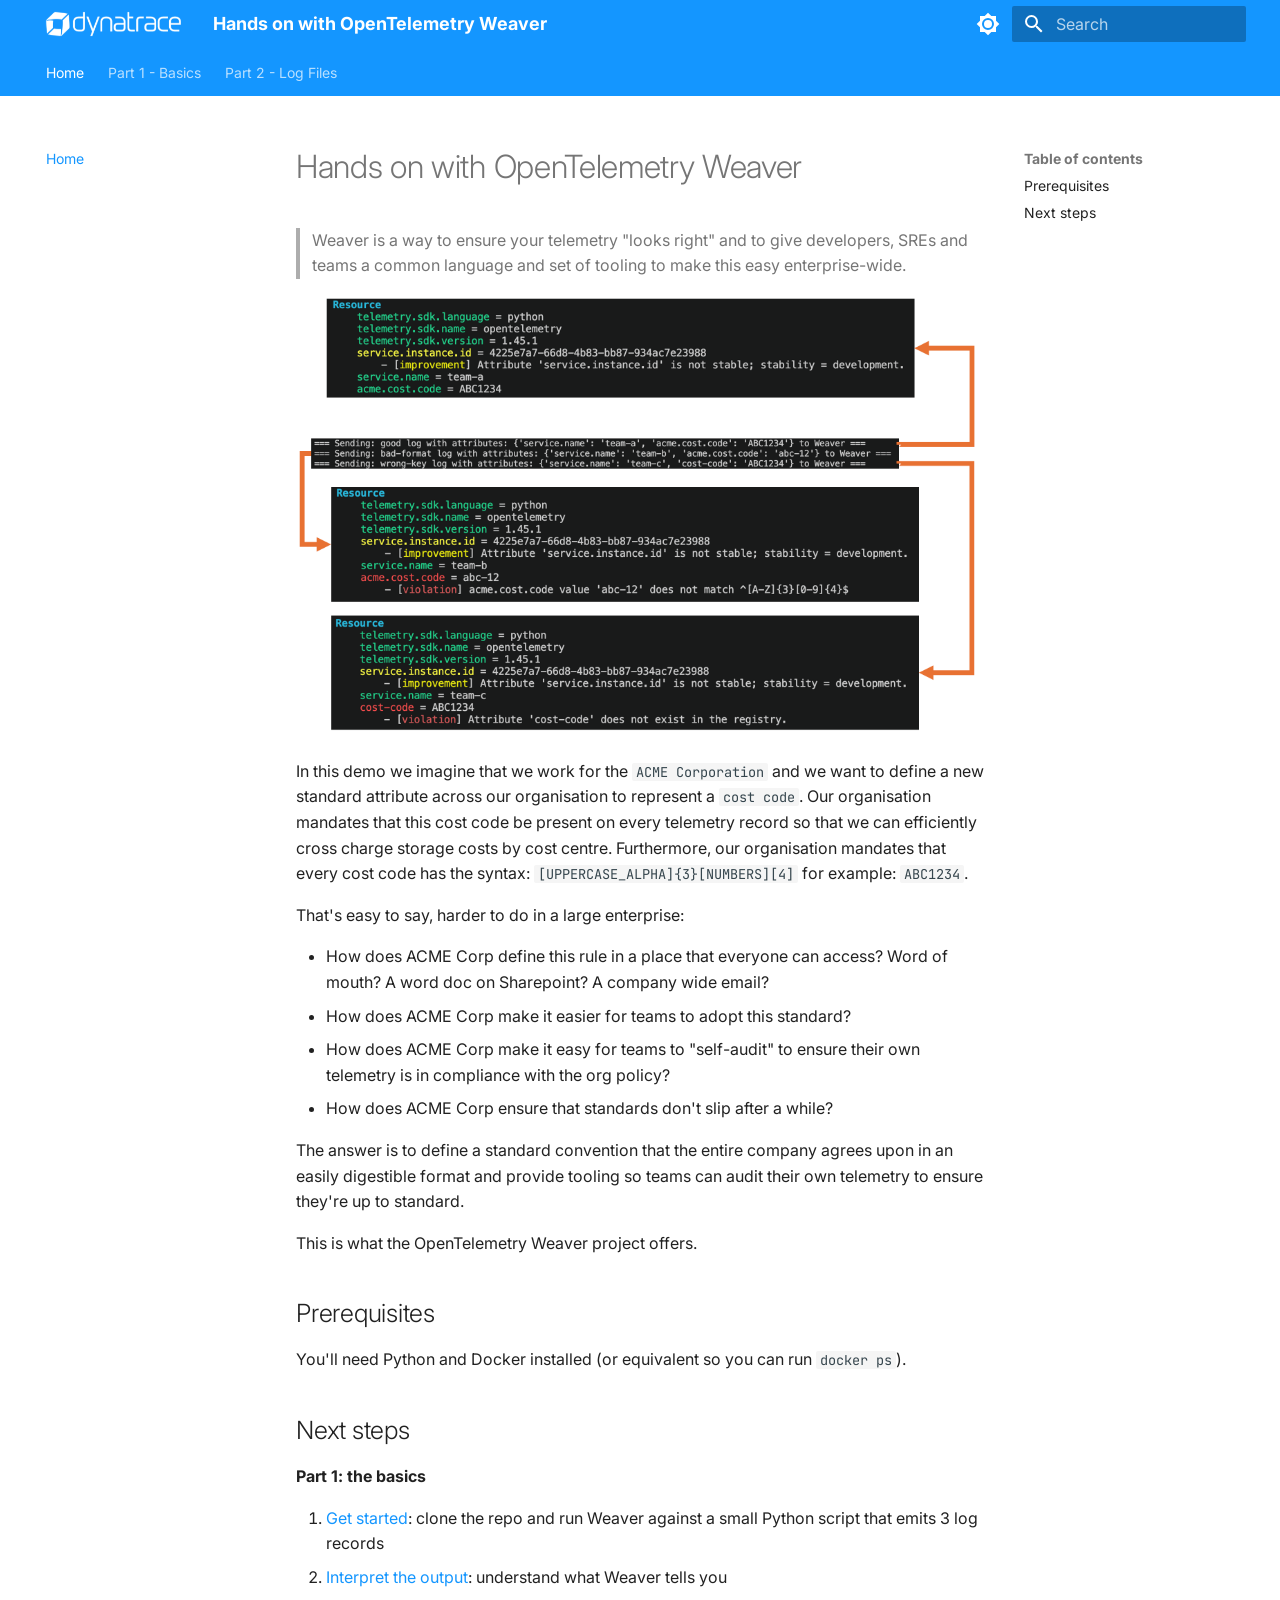
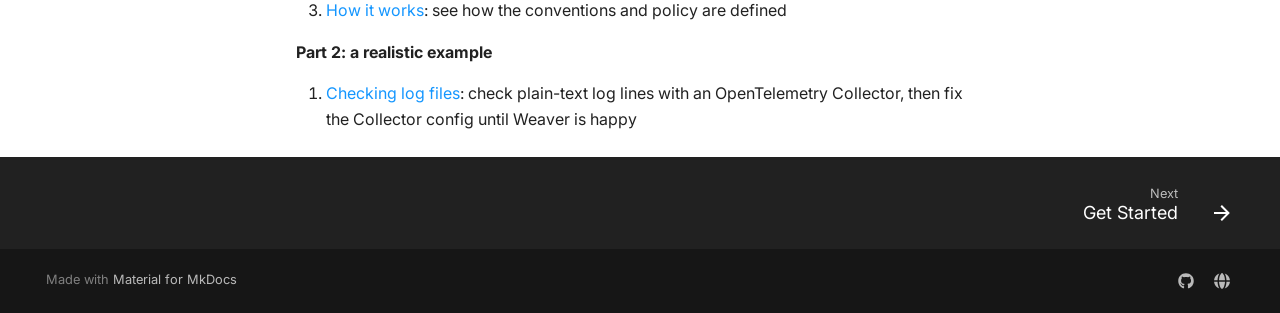
<file: index.html>
<!doctype html>
<html lang="en" class="no-js">
  <head>
    
      <meta charset="utf-8">
      <meta name="viewport" content="width=device-width,initial-scale=1">
      
        <meta name="description" content="Define and validate telemetry with custom semantic conventions using OpenTelemetry Weaver">
      
      
        <meta name="author" content="Dynatrace">
      
      
      
      
        <link rel="next" href="get-started/">
      
      
        
      
      
      <link rel="icon" href="assets/dynatrace-logo.png">
      <meta name="generator" content="mkdocs-1.6.1, mkdocs-material-9.7.7">
    
    
      
        <title>Hands on with OpenTelemetry Weaver</title>
      
    
    
      <link rel="stylesheet" href="assets/stylesheets/main.ec1eaa64.min.css">
      
        
        <link rel="stylesheet" href="assets/stylesheets/palette.ab4e12ef.min.css">
      
      


    
    
      
    
    
      
        
        
        <link rel="preconnect" href="https://fonts.gstatic.com" crossorigin>
        <link rel="stylesheet" href="https://fonts.googleapis.com/css?family=Inter:300,300i,400,400i,700,700i%7CJetBrains+Mono:400,400i,700,700i&display=fallback">
        <style>:root{--md-text-font:"Inter";--md-code-font:"JetBrains Mono"}</style>
      
    
    
      <link rel="stylesheet" href="stylesheets/extra.css">
    
    <script>__md_scope=new URL(".",location),__md_hash=e=>[...e].reduce(((e,_)=>(e<<5)-e+_.charCodeAt(0)),0),__md_get=(e,_=localStorage,t=__md_scope)=>JSON.parse(_.getItem(t.pathname+"."+e)),__md_set=(e,_,t=localStorage,a=__md_scope)=>{try{t.setItem(a.pathname+"."+e,JSON.stringify(_))}catch(e){}}</script>
    
      

    
    
  </head>
  
  
    
    
      
    
    
    
    
    <body dir="ltr" data-md-color-scheme="default" data-md-color-primary="custom" data-md-color-accent="custom">
  
    
    <input class="md-toggle" data-md-toggle="drawer" type="checkbox" id="__drawer" autocomplete="off">
    <input class="md-toggle" data-md-toggle="search" type="checkbox" id="__search" autocomplete="off">
    <label class="md-overlay" for="__drawer"></label>
    <div data-md-component="skip">
      
        
        <a href="#hands-on-with-opentelemetry-weaver" class="md-skip">
          Skip to content
        </a>
      
    </div>
    <div data-md-component="announce">
      
    </div>
    
    
      

<header class="md-header" data-md-component="header">
  <nav class="md-header__inner md-grid" aria-label="Header">
    <a href="." title="Hands on with OpenTelemetry Weaver" class="md-header__button md-logo" aria-label="Hands on with OpenTelemetry Weaver" data-md-component="logo">
      
  <img src="assets/dynatrace-logo.png" alt="logo">

    </a>
    <label class="md-header__button md-icon" for="__drawer">
      
      <svg xmlns="http://www.w3.org/2000/svg" viewBox="0 0 24 24"><path d="M3 6h18v2H3zm0 5h18v2H3zm0 5h18v2H3z"/></svg>
    </label>
    <div class="md-header__title" data-md-component="header-title">
      <div class="md-header__ellipsis">
        <div class="md-header__topic">
          <span class="md-ellipsis">
            Hands on with OpenTelemetry Weaver
          </span>
        </div>
        <div class="md-header__topic" data-md-component="header-topic">
          <span class="md-ellipsis">
            
              Home
            
          </span>
        </div>
      </div>
    </div>
    
      
        <form class="md-header__option" data-md-component="palette">
  
    
    
    
    <input class="md-option" data-md-color-media="(prefers-color-scheme: light)" data-md-color-scheme="default" data-md-color-primary="custom" data-md-color-accent="custom"  aria-label="Switch to dark mode"  type="radio" name="__palette" id="__palette_0">
    
      <label class="md-header__button md-icon" title="Switch to dark mode" for="__palette_1" hidden>
        <svg xmlns="http://www.w3.org/2000/svg" viewBox="0 0 24 24"><path d="M12 8a4 4 0 0 0-4 4 4 4 0 0 0 4 4 4 4 0 0 0 4-4 4 4 0 0 0-4-4m0 10a6 6 0 0 1-6-6 6 6 0 0 1 6-6 6 6 0 0 1 6 6 6 6 0 0 1-6 6m8-9.31V4h-4.69L12 .69 8.69 4H4v4.69L.69 12 4 15.31V20h4.69L12 23.31 15.31 20H20v-4.69L23.31 12z"/></svg>
      </label>
    
  
    
    
    
    <input class="md-option" data-md-color-media="(prefers-color-scheme: dark)" data-md-color-scheme="slate" data-md-color-primary="custom" data-md-color-accent="custom"  aria-label="Switch to light mode"  type="radio" name="__palette" id="__palette_1">
    
      <label class="md-header__button md-icon" title="Switch to light mode" for="__palette_0" hidden>
        <svg xmlns="http://www.w3.org/2000/svg" viewBox="0 0 24 24"><path d="M12 18c-.89 0-1.74-.2-2.5-.55C11.56 16.5 13 14.42 13 12s-1.44-4.5-3.5-5.45C10.26 6.2 11.11 6 12 6a6 6 0 0 1 6 6 6 6 0 0 1-6 6m8-9.31V4h-4.69L12 .69 8.69 4H4v4.69L.69 12 4 15.31V20h4.69L12 23.31 15.31 20H20v-4.69L23.31 12z"/></svg>
      </label>
    
  
</form>
      
    
    
      <script>var palette=__md_get("__palette");if(palette&&palette.color){if("(prefers-color-scheme)"===palette.color.media){var media=matchMedia("(prefers-color-scheme: light)"),input=document.querySelector(media.matches?"[data-md-color-media='(prefers-color-scheme: light)']":"[data-md-color-media='(prefers-color-scheme: dark)']");palette.color.media=input.getAttribute("data-md-color-media"),palette.color.scheme=input.getAttribute("data-md-color-scheme"),palette.color.primary=input.getAttribute("data-md-color-primary"),palette.color.accent=input.getAttribute("data-md-color-accent")}for(var[key,value]of Object.entries(palette.color))document.body.setAttribute("data-md-color-"+key,value)}</script>
    
    
    
      
      
        <label class="md-header__button md-icon" for="__search">
          
          <svg xmlns="http://www.w3.org/2000/svg" viewBox="0 0 24 24"><path d="M9.5 3A6.5 6.5 0 0 1 16 9.5c0 1.61-.59 3.09-1.56 4.23l.27.27h.79l5 5-1.5 1.5-5-5v-.79l-.27-.27A6.52 6.52 0 0 1 9.5 16 6.5 6.5 0 0 1 3 9.5 6.5 6.5 0 0 1 9.5 3m0 2C7 5 5 7 5 9.5S7 14 9.5 14 14 12 14 9.5 12 5 9.5 5"/></svg>
        </label>
        <div class="md-search" data-md-component="search" role="dialog">
  <label class="md-search__overlay" for="__search"></label>
  <div class="md-search__inner" role="search">
    <form class="md-search__form" name="search">
      <input type="text" class="md-search__input" name="query" aria-label="Search" placeholder="Search" autocapitalize="off" autocorrect="off" autocomplete="off" spellcheck="false" data-md-component="search-query" required>
      <label class="md-search__icon md-icon" for="__search">
        
        <svg xmlns="http://www.w3.org/2000/svg" viewBox="0 0 24 24"><path d="M9.5 3A6.5 6.5 0 0 1 16 9.5c0 1.61-.59 3.09-1.56 4.23l.27.27h.79l5 5-1.5 1.5-5-5v-.79l-.27-.27A6.52 6.52 0 0 1 9.5 16 6.5 6.5 0 0 1 3 9.5 6.5 6.5 0 0 1 9.5 3m0 2C7 5 5 7 5 9.5S7 14 9.5 14 14 12 14 9.5 12 5 9.5 5"/></svg>
        
        <svg xmlns="http://www.w3.org/2000/svg" viewBox="0 0 24 24"><path d="M20 11v2H8l5.5 5.5-1.42 1.42L4.16 12l7.92-7.92L13.5 5.5 8 11z"/></svg>
      </label>
      <nav class="md-search__options" aria-label="Search">
        
        <button type="reset" class="md-search__icon md-icon" title="Clear" aria-label="Clear" tabindex="-1">
          
          <svg xmlns="http://www.w3.org/2000/svg" viewBox="0 0 24 24"><path d="M19 6.41 17.59 5 12 10.59 6.41 5 5 6.41 10.59 12 5 17.59 6.41 19 12 13.41 17.59 19 19 17.59 13.41 12z"/></svg>
        </button>
      </nav>
      
        <div class="md-search__suggest" data-md-component="search-suggest"></div>
      
    </form>
    <div class="md-search__output">
      <div class="md-search__scrollwrap" tabindex="0" data-md-scrollfix>
        <div class="md-search-result" data-md-component="search-result">
          <div class="md-search-result__meta">
            Initializing search
          </div>
          <ol class="md-search-result__list" role="presentation"></ol>
        </div>
      </div>
    </div>
  </div>
</div>
      
    
    
  </nav>
  
</header>
    
    <div class="md-container" data-md-component="container">
      
      
        
          
            
<nav class="md-tabs" aria-label="Tabs" data-md-component="tabs">
  <div class="md-grid">
    <ul class="md-tabs__list">
      
        
  
  
  
    
  
  
    <li class="md-tabs__item md-tabs__item--active">
      <a href="." class="md-tabs__link">
        
  
  
    
  
  Home

      </a>
    </li>
  

      
        
  
  
  
  
    
    
      <li class="md-tabs__item">
        <a href="get-started/" class="md-tabs__link">
          
  
  
  Part 1 - Basics

        </a>
      </li>
    
  

      
        
  
  
  
  
    <li class="md-tabs__item">
      <a href="log-files/" class="md-tabs__link">
        
  
  
    
  
  Part 2 - Log Files

      </a>
    </li>
  

      
    </ul>
  </div>
</nav>
          
        
      
      <main class="md-main" data-md-component="main">
        <div class="md-main__inner md-grid">
          
            
              
              <div class="md-sidebar md-sidebar--primary" data-md-component="sidebar" data-md-type="navigation" >
                <div class="md-sidebar__scrollwrap">
                  <div class="md-sidebar__inner">
                    


  


<nav class="md-nav md-nav--primary md-nav--lifted" aria-label="Navigation" data-md-level="0">
  <label class="md-nav__title" for="__drawer">
    <a href="." title="Hands on with OpenTelemetry Weaver" class="md-nav__button md-logo" aria-label="Hands on with OpenTelemetry Weaver" data-md-component="logo">
      
  <img src="assets/dynatrace-logo.png" alt="logo">

    </a>
    Hands on with OpenTelemetry Weaver
  </label>
  
  <ul class="md-nav__list" data-md-scrollfix>
    
      
      
  
  
    
  
  
  
    <li class="md-nav__item md-nav__item--active">
      
      <input class="md-nav__toggle md-toggle" type="checkbox" id="__toc">
      
      
        
      
      
        <label class="md-nav__link md-nav__link--active" for="__toc">
          
  
  
  <span class="md-ellipsis">
    
  
    Home
  

    
  </span>
  
  

          <span class="md-nav__icon md-icon"></span>
        </label>
      
      <a href="." class="md-nav__link md-nav__link--active">
        
  
  
  <span class="md-ellipsis">
    
  
    Home
  

    
  </span>
  
  

      </a>
      
        

<nav class="md-nav md-nav--secondary" aria-label="Table of contents">
  
  
  
    
  
  
    <label class="md-nav__title" for="__toc">
      <span class="md-nav__icon md-icon"></span>
      Table of contents
    </label>
    <ul class="md-nav__list" data-md-component="toc" data-md-scrollfix>
      
        <li class="md-nav__item">
  <a href="#prerequisites" class="md-nav__link">
    <span class="md-ellipsis">
      
        Prerequisites
      
    </span>
  </a>
  
</li>
      
        <li class="md-nav__item">
  <a href="#next-steps" class="md-nav__link">
    <span class="md-ellipsis">
      
        Next steps
      
    </span>
  </a>
  
</li>
      
    </ul>
  
</nav>
      
    </li>
  

    
      
      
  
  
  
  
    
    
    
    
      
      
        
      
    
    
    <li class="md-nav__item md-nav__item--nested">
      
        
        
          
        
        <input class="md-nav__toggle md-toggle md-toggle--indeterminate" type="checkbox" id="__nav_2" >
        
          
          <label class="md-nav__link" for="__nav_2" id="__nav_2_label" tabindex="0">
            
  
  
  <span class="md-ellipsis">
    
  
    Part 1 - Basics
  

    
  </span>
  
  

            <span class="md-nav__icon md-icon"></span>
          </label>
        
        <nav class="md-nav" data-md-level="1" aria-labelledby="__nav_2_label" aria-expanded="false">
          <label class="md-nav__title" for="__nav_2">
            <span class="md-nav__icon md-icon"></span>
            
  
    Part 1 - Basics
  

          </label>
          <ul class="md-nav__list" data-md-scrollfix>
            
              
                
  
  
  
  
    <li class="md-nav__item">
      <a href="get-started/" class="md-nav__link">
        
  
  
  <span class="md-ellipsis">
    
  
    Get Started
  

    
  </span>
  
  

      </a>
    </li>
  

              
            
              
                
  
  
  
  
    <li class="md-nav__item">
      <a href="interpreting-output/" class="md-nav__link">
        
  
  
  <span class="md-ellipsis">
    
  
    Interpreting Output
  

    
  </span>
  
  

      </a>
    </li>
  

              
            
              
                
  
  
  
  
    <li class="md-nav__item">
      <a href="how-it-works/" class="md-nav__link">
        
  
  
  <span class="md-ellipsis">
    
  
    How It Works
  

    
  </span>
  
  

      </a>
    </li>
  

              
            
          </ul>
        </nav>
      
    </li>
  

    
      
      
  
  
  
  
    <li class="md-nav__item">
      <a href="log-files/" class="md-nav__link">
        
  
  
  <span class="md-ellipsis">
    
  
    Part 2 - Log Files
  

    
  </span>
  
  

      </a>
    </li>
  

    
  </ul>
</nav>
                  </div>
                </div>
              </div>
            
            
              
              <div class="md-sidebar md-sidebar--secondary" data-md-component="sidebar" data-md-type="toc" >
                <div class="md-sidebar__scrollwrap">
                  <div class="md-sidebar__inner">
                    

<nav class="md-nav md-nav--secondary" aria-label="Table of contents">
  
  
  
    
  
  
    <label class="md-nav__title" for="__toc">
      <span class="md-nav__icon md-icon"></span>
      Table of contents
    </label>
    <ul class="md-nav__list" data-md-component="toc" data-md-scrollfix>
      
        <li class="md-nav__item">
  <a href="#prerequisites" class="md-nav__link">
    <span class="md-ellipsis">
      
        Prerequisites
      
    </span>
  </a>
  
</li>
      
        <li class="md-nav__item">
  <a href="#next-steps" class="md-nav__link">
    <span class="md-ellipsis">
      
        Next steps
      
    </span>
  </a>
  
</li>
      
    </ul>
  
</nav>
                  </div>
                </div>
              </div>
            
          
          
            <div class="md-content" data-md-component="content">
              
              <article class="md-content__inner md-typeset">
                
                  



<h1 id="hands-on-with-opentelemetry-weaver">Hands on with OpenTelemetry Weaver<a class="headerlink" href="#hands-on-with-opentelemetry-weaver" title="Permanent link">&para;</a></h1>
<blockquote>
<p>Weaver is a way to ensure your telemetry "looks right" and to give developers, SREs and teams a common language and set of tooling to make this easy enterprise-wide.</p>
</blockquote>
<p><img alt="weaver overview" src="assets/weaver-overview.png" /></p>
<p>In this demo we imagine that we work for the <code>ACME Corporation</code> and we want to define a new standard attribute across our organisation to represent a <code>cost code</code>. Our organisation mandates that this cost code be present on every telemetry record so that we can efficiently cross charge storage costs by cost centre. Furthermore, our organisation mandates that every cost code has the syntax: <code>[UPPERCASE_ALPHA]{3}[NUMBERS][4]</code> for example: <code>ABC1234</code>.</p>
<p>That's easy to say, harder to do in a large enterprise:</p>
<ul>
<li>How does ACME Corp define this rule in a place that everyone can access? Word of mouth? A word doc on Sharepoint? A company wide email?</li>
<li>How does ACME Corp make it easier for teams to adopt this standard?</li>
<li>How does ACME Corp make it easy for teams to "self-audit" to ensure their own telemetry is in compliance with the org policy?</li>
<li>How does ACME Corp ensure that standards don't slip after a while?</li>
</ul>
<p>The answer is to define a standard convention that the entire company agrees upon in an easily digestible format and provide tooling so teams can audit their own telemetry to ensure they're up to standard.</p>
<p>This is what the OpenTelemetry Weaver project offers.</p>
<h2 id="prerequisites">Prerequisites<a class="headerlink" href="#prerequisites" title="Permanent link">&para;</a></h2>
<p>You'll need Python and Docker installed (or equivalent so you can run <code>docker ps</code>).</p>
<h2 id="next-steps">Next steps<a class="headerlink" href="#next-steps" title="Permanent link">&para;</a></h2>
<p><strong>Part 1: the basics</strong></p>
<ol>
<li><a href="get-started/">Get started</a>: clone the repo and run Weaver against a small Python script that emits 3 log records</li>
<li><a href="interpreting-output/">Interpret the output</a>: understand what Weaver tells you</li>
<li><a href="how-it-works/">How it works</a>: see how the conventions and policy are defined</li>
</ol>
<p><strong>Part 2: a realistic example</strong></p>
<ol>
<li><a href="log-files/">Checking log files</a>: check plain-text log lines with an OpenTelemetry Collector, then fix the Collector config until Weaver is happy</li>
</ol>












                
              </article>
            </div>
          
          
  <script>var tabs=__md_get("__tabs");if(Array.isArray(tabs))e:for(var set of document.querySelectorAll(".tabbed-set")){var labels=set.querySelector(".tabbed-labels");for(var tab of tabs)for(var label of labels.getElementsByTagName("label"))if(label.innerText.trim()===tab){var input=document.getElementById(label.htmlFor);input.checked=!0;continue e}}</script>

<script>var target=document.getElementById(location.hash.slice(1));target&&target.name&&(target.checked=target.name.startsWith("__tabbed_"))</script>
        </div>
        
          <button type="button" class="md-top md-icon" data-md-component="top" hidden>
  
  <svg xmlns="http://www.w3.org/2000/svg" viewBox="0 0 24 24"><path d="M13 20h-2V8l-5.5 5.5-1.42-1.42L12 4.16l7.92 7.92-1.42 1.42L13 8z"/></svg>
  Back to top
</button>
        
      </main>
      
        <footer class="md-footer">
  
    
      
      <nav class="md-footer__inner md-grid" aria-label="Footer" >
        
        
          
          <a href="get-started/" class="md-footer__link md-footer__link--next" aria-label="Next: Get Started">
            <div class="md-footer__title">
              <span class="md-footer__direction">
                Next
              </span>
              <div class="md-ellipsis">
                Get Started
              </div>
            </div>
            <div class="md-footer__button md-icon">
              
              <svg xmlns="http://www.w3.org/2000/svg" viewBox="0 0 24 24"><path d="M4 11v2h12l-5.5 5.5 1.42 1.42L19.84 12l-7.92-7.92L10.5 5.5 16 11z"/></svg>
            </div>
          </a>
        
      </nav>
    
  
  <div class="md-footer-meta md-typeset">
    <div class="md-footer-meta__inner md-grid">
      <div class="md-copyright">
  
  
    Made with
    <a href="https://squidfunk.github.io/mkdocs-material/" target="_blank" rel="noopener">
      Material for MkDocs
    </a>
  
</div>
      
        
<div class="md-social">
  
    
    
    
    
      
      
    
    <a href="https://github.com/dynatrace" target="_blank" rel="noopener" title="github.com" class="md-social__link">
      <svg xmlns="http://www.w3.org/2000/svg" viewBox="0 0 512 512"><!--! Font Awesome Free 7.1.0 by @fontawesome - https://fontawesome.com License - https://fontawesome.com/license/free (Icons: CC BY 4.0, Fonts: SIL OFL 1.1, Code: MIT License) Copyright 2025 Fonticons, Inc.--><path d="M173.9 397.4c0 2-2.3 3.6-5.2 3.6-3.3.3-5.6-1.3-5.6-3.6 0-2 2.3-3.6 5.2-3.6 3-.3 5.6 1.3 5.6 3.6m-31.1-4.5c-.7 2 1.3 4.3 4.3 4.9 2.6 1 5.6 0 6.2-2s-1.3-4.3-4.3-5.2c-2.6-.7-5.5.3-6.2 2.3m44.2-1.7c-2.9.7-4.9 2.6-4.6 4.9.3 2 2.9 3.3 5.9 2.6 2.9-.7 4.9-2.6 4.6-4.6-.3-1.9-3-3.2-5.9-2.9M252.8 8C114.1 8 8 113.3 8 252c0 110.9 69.8 205.8 169.5 239.2 12.8 2.3 17.3-5.6 17.3-12.1 0-6.2-.3-40.4-.3-61.4 0 0-70 15-84.7-29.8 0 0-11.4-29.1-27.8-36.6 0 0-22.9-15.7 1.6-15.4 0 0 24.9 2 38.6 25.8 21.9 38.6 58.6 27.5 72.9 20.9 2.3-16 8.8-27.1 16-33.7-55.9-6.2-112.3-14.3-112.3-110.5 0-27.5 7.6-41.3 23.6-58.9-2.6-6.5-11.1-33.3 2.6-67.9 20.9-6.5 69 27 69 27 20-5.6 41.5-8.5 62.8-8.5s42.8 2.9 62.8 8.5c0 0 48.1-33.6 69-27 13.7 34.7 5.2 61.4 2.6 67.9 16 17.7 25.8 31.5 25.8 58.9 0 96.5-58.9 104.2-114.8 110.5 9.2 7.9 17 22.9 17 46.4 0 33.7-.3 75.4-.3 83.6 0 6.5 4.6 14.4 17.3 12.1C436.2 457.8 504 362.9 504 252 504 113.3 391.5 8 252.8 8M105.2 352.9c-1.3 1-1 3.3.7 5.2 1.6 1.6 3.9 2.3 5.2 1 1.3-1 1-3.3-.7-5.2-1.6-1.6-3.9-2.3-5.2-1m-10.8-8.1c-.7 1.3.3 2.9 2.3 3.9 1.6 1 3.6.7 4.3-.7.7-1.3-.3-2.9-2.3-3.9-2-.6-3.6-.3-4.3.7m32.4 35.6c-1.6 1.3-1 4.3 1.3 6.2 2.3 2.3 5.2 2.6 6.5 1 1.3-1.3.7-4.3-1.3-6.2-2.2-2.3-5.2-2.6-6.5-1m-11.4-14.7c-1.6 1-1.6 3.6 0 5.9s4.3 3.3 5.6 2.3c1.6-1.3 1.6-3.9 0-6.2-1.4-2.3-4-3.3-5.6-2"/></svg>
    </a>
  
    
    
    
    
      
      
    
    <a href="https://dynatrace.com" target="_blank" rel="noopener" title="dynatrace.com" class="md-social__link">
      <svg xmlns="http://www.w3.org/2000/svg" viewBox="0 0 512 512"><!--! Font Awesome Free 7.1.0 by @fontawesome - https://fontawesome.com License - https://fontawesome.com/license/free (Icons: CC BY 4.0, Fonts: SIL OFL 1.1, Code: MIT License) Copyright 2025 Fonticons, Inc.--><path d="M351.9 280H161c2.9 64.5 17.2 123.9 37.5 167.4 11.4 24.5 23.7 41.8 35.1 52.4 11.2 10.5 18.9 12.2 22.9 12.2s11.7-1.7 22.9-12.2c11.4-10.6 23.7-28 35.1-52.4 20.3-43.5 34.6-102.9 37.5-167.4zm-191-48h190.9c-2.8-64.5-17.1-123.9-37.4-167.4-11.4-24.4-23.7-41.8-35.1-52.4C268.1 1.7 260.4 0 256.4 0s-11.7 1.7-22.9 12.2c-11.4 10.6-23.7 28-35.1 52.4-20.3 43.5-34.6 102.9-37.5 167.4m-48 0c3.5-85.6 25.6-165.1 57.9-217.3C78.7 47.3 10.9 131.2 1.5 232zM1.5 280c9.4 100.8 77.2 184.7 169.3 217.3-32.3-52.2-54.4-131.7-57.9-217.3zm398.4 0c-3.5 85.6-25.6 165.1-57.9 217.3 92.1-32.7 159.9-116.5 169.3-217.3zm111.4-48C501.9 131.2 434.1 47.3 342 14.7c32.3 52.2 54.4 131.7 57.9 217.3z"/></svg>
    </a>
  
</div>
      
    </div>
  </div>
</footer>
      
    </div>
    <div class="md-dialog" data-md-component="dialog">
      <div class="md-dialog__inner md-typeset"></div>
    </div>
    
    
    
      
      
      <script id="__config" type="application/json">{"annotate": null, "base": ".", "features": ["navigation.tabs", "navigation.sections", "navigation.expand", "navigation.top", "navigation.footer", "search.highlight", "search.suggest", "content.code.copy", "content.code.annotate", "content.tabs.link"], "search": "assets/javascripts/workers/search.2c215733.min.js", "tags": null, "translations": {"clipboard.copied": "Copied to clipboard", "clipboard.copy": "Copy to clipboard", "search.result.more.one": "1 more on this page", "search.result.more.other": "# more on this page", "search.result.none": "No matching documents", "search.result.one": "1 matching document", "search.result.other": "# matching documents", "search.result.placeholder": "Type to start searching", "search.result.term.missing": "Missing", "select.version": "Select version"}, "version": null}</script>
    
    
      <script src="assets/javascripts/bundle.d7400e89.min.js"></script>
      
        <script src="javascripts/external-links.js"></script>
      
    
  </body>
</html>
</file>
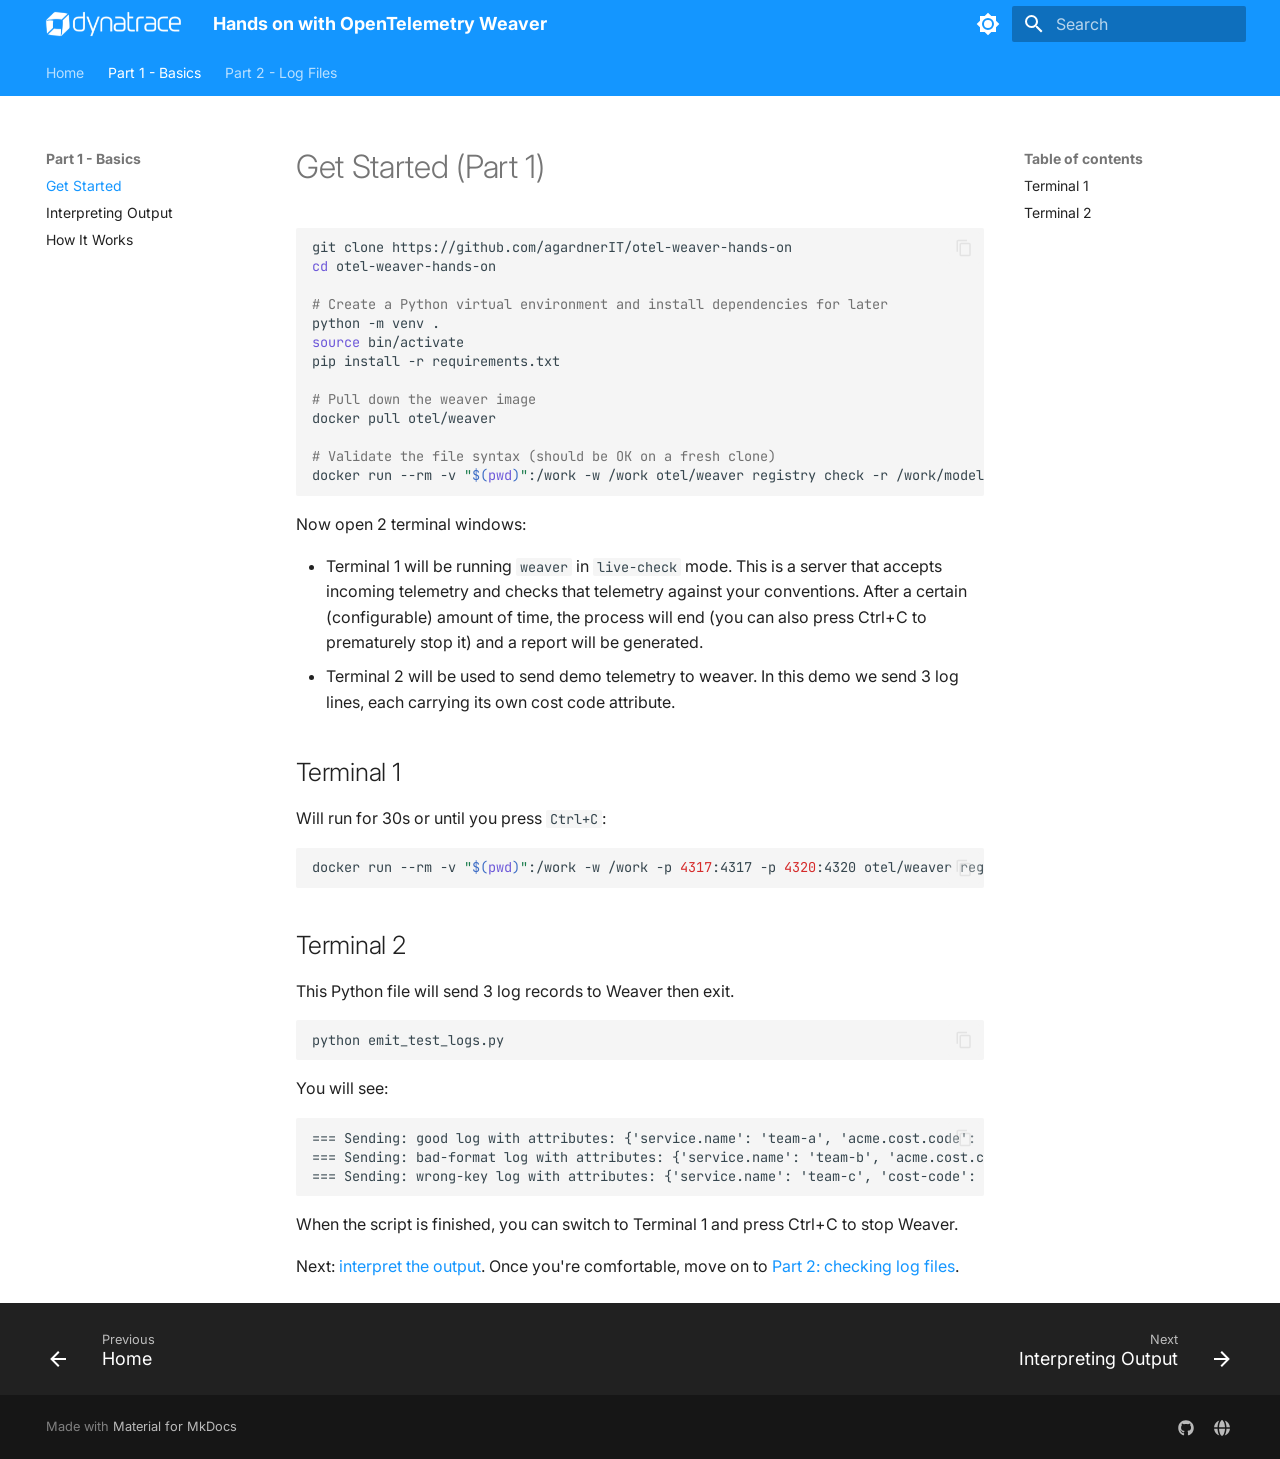
<file: get-started/index.html>
<!doctype html>
<html lang="en" class="no-js">
  <head>
    
      <meta charset="utf-8">
      <meta name="viewport" content="width=device-width,initial-scale=1">
      
        <meta name="description" content="Define and validate telemetry with custom semantic conventions using OpenTelemetry Weaver">
      
      
        <meta name="author" content="Dynatrace">
      
      
      
        <link rel="prev" href="..">
      
      
        <link rel="next" href="../interpreting-output/">
      
      
        
      
      
      <link rel="icon" href="../assets/dynatrace-logo.png">
      <meta name="generator" content="mkdocs-1.6.1, mkdocs-material-9.7.7">
    
    
      
        <title>Get Started - Hands on with OpenTelemetry Weaver</title>
      
    
    
      <link rel="stylesheet" href="../assets/stylesheets/main.ec1eaa64.min.css">
      
        
        <link rel="stylesheet" href="../assets/stylesheets/palette.ab4e12ef.min.css">
      
      


    
    
      
    
    
      
        
        
        <link rel="preconnect" href="https://fonts.gstatic.com" crossorigin>
        <link rel="stylesheet" href="https://fonts.googleapis.com/css?family=Inter:300,300i,400,400i,700,700i%7CJetBrains+Mono:400,400i,700,700i&display=fallback">
        <style>:root{--md-text-font:"Inter";--md-code-font:"JetBrains Mono"}</style>
      
    
    
      <link rel="stylesheet" href="../stylesheets/extra.css">
    
    <script>__md_scope=new URL("..",location),__md_hash=e=>[...e].reduce(((e,_)=>(e<<5)-e+_.charCodeAt(0)),0),__md_get=(e,_=localStorage,t=__md_scope)=>JSON.parse(_.getItem(t.pathname+"."+e)),__md_set=(e,_,t=localStorage,a=__md_scope)=>{try{t.setItem(a.pathname+"."+e,JSON.stringify(_))}catch(e){}}</script>
    
      

    
    
  </head>
  
  
    
    
      
    
    
    
    
    <body dir="ltr" data-md-color-scheme="default" data-md-color-primary="custom" data-md-color-accent="custom">
  
    
    <input class="md-toggle" data-md-toggle="drawer" type="checkbox" id="__drawer" autocomplete="off">
    <input class="md-toggle" data-md-toggle="search" type="checkbox" id="__search" autocomplete="off">
    <label class="md-overlay" for="__drawer"></label>
    <div data-md-component="skip">
      
        
        <a href="#get-started-part-1" class="md-skip">
          Skip to content
        </a>
      
    </div>
    <div data-md-component="announce">
      
    </div>
    
    
      

<header class="md-header" data-md-component="header">
  <nav class="md-header__inner md-grid" aria-label="Header">
    <a href=".." title="Hands on with OpenTelemetry Weaver" class="md-header__button md-logo" aria-label="Hands on with OpenTelemetry Weaver" data-md-component="logo">
      
  <img src="../assets/dynatrace-logo.png" alt="logo">

    </a>
    <label class="md-header__button md-icon" for="__drawer">
      
      <svg xmlns="http://www.w3.org/2000/svg" viewBox="0 0 24 24"><path d="M3 6h18v2H3zm0 5h18v2H3zm0 5h18v2H3z"/></svg>
    </label>
    <div class="md-header__title" data-md-component="header-title">
      <div class="md-header__ellipsis">
        <div class="md-header__topic">
          <span class="md-ellipsis">
            Hands on with OpenTelemetry Weaver
          </span>
        </div>
        <div class="md-header__topic" data-md-component="header-topic">
          <span class="md-ellipsis">
            
              Get Started
            
          </span>
        </div>
      </div>
    </div>
    
      
        <form class="md-header__option" data-md-component="palette">
  
    
    
    
    <input class="md-option" data-md-color-media="(prefers-color-scheme: light)" data-md-color-scheme="default" data-md-color-primary="custom" data-md-color-accent="custom"  aria-label="Switch to dark mode"  type="radio" name="__palette" id="__palette_0">
    
      <label class="md-header__button md-icon" title="Switch to dark mode" for="__palette_1" hidden>
        <svg xmlns="http://www.w3.org/2000/svg" viewBox="0 0 24 24"><path d="M12 8a4 4 0 0 0-4 4 4 4 0 0 0 4 4 4 4 0 0 0 4-4 4 4 0 0 0-4-4m0 10a6 6 0 0 1-6-6 6 6 0 0 1 6-6 6 6 0 0 1 6 6 6 6 0 0 1-6 6m8-9.31V4h-4.69L12 .69 8.69 4H4v4.69L.69 12 4 15.31V20h4.69L12 23.31 15.31 20H20v-4.69L23.31 12z"/></svg>
      </label>
    
  
    
    
    
    <input class="md-option" data-md-color-media="(prefers-color-scheme: dark)" data-md-color-scheme="slate" data-md-color-primary="custom" data-md-color-accent="custom"  aria-label="Switch to light mode"  type="radio" name="__palette" id="__palette_1">
    
      <label class="md-header__button md-icon" title="Switch to light mode" for="__palette_0" hidden>
        <svg xmlns="http://www.w3.org/2000/svg" viewBox="0 0 24 24"><path d="M12 18c-.89 0-1.74-.2-2.5-.55C11.56 16.5 13 14.42 13 12s-1.44-4.5-3.5-5.45C10.26 6.2 11.11 6 12 6a6 6 0 0 1 6 6 6 6 0 0 1-6 6m8-9.31V4h-4.69L12 .69 8.69 4H4v4.69L.69 12 4 15.31V20h4.69L12 23.31 15.31 20H20v-4.69L23.31 12z"/></svg>
      </label>
    
  
</form>
      
    
    
      <script>var palette=__md_get("__palette");if(palette&&palette.color){if("(prefers-color-scheme)"===palette.color.media){var media=matchMedia("(prefers-color-scheme: light)"),input=document.querySelector(media.matches?"[data-md-color-media='(prefers-color-scheme: light)']":"[data-md-color-media='(prefers-color-scheme: dark)']");palette.color.media=input.getAttribute("data-md-color-media"),palette.color.scheme=input.getAttribute("data-md-color-scheme"),palette.color.primary=input.getAttribute("data-md-color-primary"),palette.color.accent=input.getAttribute("data-md-color-accent")}for(var[key,value]of Object.entries(palette.color))document.body.setAttribute("data-md-color-"+key,value)}</script>
    
    
    
      
      
        <label class="md-header__button md-icon" for="__search">
          
          <svg xmlns="http://www.w3.org/2000/svg" viewBox="0 0 24 24"><path d="M9.5 3A6.5 6.5 0 0 1 16 9.5c0 1.61-.59 3.09-1.56 4.23l.27.27h.79l5 5-1.5 1.5-5-5v-.79l-.27-.27A6.52 6.52 0 0 1 9.5 16 6.5 6.5 0 0 1 3 9.5 6.5 6.5 0 0 1 9.5 3m0 2C7 5 5 7 5 9.5S7 14 9.5 14 14 12 14 9.5 12 5 9.5 5"/></svg>
        </label>
        <div class="md-search" data-md-component="search" role="dialog">
  <label class="md-search__overlay" for="__search"></label>
  <div class="md-search__inner" role="search">
    <form class="md-search__form" name="search">
      <input type="text" class="md-search__input" name="query" aria-label="Search" placeholder="Search" autocapitalize="off" autocorrect="off" autocomplete="off" spellcheck="false" data-md-component="search-query" required>
      <label class="md-search__icon md-icon" for="__search">
        
        <svg xmlns="http://www.w3.org/2000/svg" viewBox="0 0 24 24"><path d="M9.5 3A6.5 6.5 0 0 1 16 9.5c0 1.61-.59 3.09-1.56 4.23l.27.27h.79l5 5-1.5 1.5-5-5v-.79l-.27-.27A6.52 6.52 0 0 1 9.5 16 6.5 6.5 0 0 1 3 9.5 6.5 6.5 0 0 1 9.5 3m0 2C7 5 5 7 5 9.5S7 14 9.5 14 14 12 14 9.5 12 5 9.5 5"/></svg>
        
        <svg xmlns="http://www.w3.org/2000/svg" viewBox="0 0 24 24"><path d="M20 11v2H8l5.5 5.5-1.42 1.42L4.16 12l7.92-7.92L13.5 5.5 8 11z"/></svg>
      </label>
      <nav class="md-search__options" aria-label="Search">
        
        <button type="reset" class="md-search__icon md-icon" title="Clear" aria-label="Clear" tabindex="-1">
          
          <svg xmlns="http://www.w3.org/2000/svg" viewBox="0 0 24 24"><path d="M19 6.41 17.59 5 12 10.59 6.41 5 5 6.41 10.59 12 5 17.59 6.41 19 12 13.41 17.59 19 19 17.59 13.41 12z"/></svg>
        </button>
      </nav>
      
        <div class="md-search__suggest" data-md-component="search-suggest"></div>
      
    </form>
    <div class="md-search__output">
      <div class="md-search__scrollwrap" tabindex="0" data-md-scrollfix>
        <div class="md-search-result" data-md-component="search-result">
          <div class="md-search-result__meta">
            Initializing search
          </div>
          <ol class="md-search-result__list" role="presentation"></ol>
        </div>
      </div>
    </div>
  </div>
</div>
      
    
    
  </nav>
  
</header>
    
    <div class="md-container" data-md-component="container">
      
      
        
          
            
<nav class="md-tabs" aria-label="Tabs" data-md-component="tabs">
  <div class="md-grid">
    <ul class="md-tabs__list">
      
        
  
  
  
  
    <li class="md-tabs__item">
      <a href=".." class="md-tabs__link">
        
  
  
    
  
  Home

      </a>
    </li>
  

      
        
  
  
  
    
  
  
    
    
      <li class="md-tabs__item md-tabs__item--active">
        <a href="./" class="md-tabs__link">
          
  
  
  Part 1 - Basics

        </a>
      </li>
    
  

      
        
  
  
  
  
    <li class="md-tabs__item">
      <a href="../log-files/" class="md-tabs__link">
        
  
  
    
  
  Part 2 - Log Files

      </a>
    </li>
  

      
    </ul>
  </div>
</nav>
          
        
      
      <main class="md-main" data-md-component="main">
        <div class="md-main__inner md-grid">
          
            
              
              <div class="md-sidebar md-sidebar--primary" data-md-component="sidebar" data-md-type="navigation" >
                <div class="md-sidebar__scrollwrap">
                  <div class="md-sidebar__inner">
                    


  


<nav class="md-nav md-nav--primary md-nav--lifted" aria-label="Navigation" data-md-level="0">
  <label class="md-nav__title" for="__drawer">
    <a href=".." title="Hands on with OpenTelemetry Weaver" class="md-nav__button md-logo" aria-label="Hands on with OpenTelemetry Weaver" data-md-component="logo">
      
  <img src="../assets/dynatrace-logo.png" alt="logo">

    </a>
    Hands on with OpenTelemetry Weaver
  </label>
  
  <ul class="md-nav__list" data-md-scrollfix>
    
      
      
  
  
  
  
    <li class="md-nav__item">
      <a href=".." class="md-nav__link">
        
  
  
  <span class="md-ellipsis">
    
  
    Home
  

    
  </span>
  
  

      </a>
    </li>
  

    
      
      
  
  
    
  
  
  
    
    
    
    
      
        
        
      
      
        
      
    
    
    <li class="md-nav__item md-nav__item--active md-nav__item--section md-nav__item--nested">
      
        
        
        <input class="md-nav__toggle md-toggle " type="checkbox" id="__nav_2" checked>
        
          
          <label class="md-nav__link" for="__nav_2" id="__nav_2_label" tabindex="">
            
  
  
  <span class="md-ellipsis">
    
  
    Part 1 - Basics
  

    
  </span>
  
  

            <span class="md-nav__icon md-icon"></span>
          </label>
        
        <nav class="md-nav" data-md-level="1" aria-labelledby="__nav_2_label" aria-expanded="true">
          <label class="md-nav__title" for="__nav_2">
            <span class="md-nav__icon md-icon"></span>
            
  
    Part 1 - Basics
  

          </label>
          <ul class="md-nav__list" data-md-scrollfix>
            
              
                
  
  
    
  
  
  
    <li class="md-nav__item md-nav__item--active">
      
      <input class="md-nav__toggle md-toggle" type="checkbox" id="__toc">
      
      
        
      
      
        <label class="md-nav__link md-nav__link--active" for="__toc">
          
  
  
  <span class="md-ellipsis">
    
  
    Get Started
  

    
  </span>
  
  

          <span class="md-nav__icon md-icon"></span>
        </label>
      
      <a href="./" class="md-nav__link md-nav__link--active">
        
  
  
  <span class="md-ellipsis">
    
  
    Get Started
  

    
  </span>
  
  

      </a>
      
        

<nav class="md-nav md-nav--secondary" aria-label="Table of contents">
  
  
  
    
  
  
    <label class="md-nav__title" for="__toc">
      <span class="md-nav__icon md-icon"></span>
      Table of contents
    </label>
    <ul class="md-nav__list" data-md-component="toc" data-md-scrollfix>
      
        <li class="md-nav__item">
  <a href="#terminal-1" class="md-nav__link">
    <span class="md-ellipsis">
      
        Terminal 1
      
    </span>
  </a>
  
</li>
      
        <li class="md-nav__item">
  <a href="#terminal-2" class="md-nav__link">
    <span class="md-ellipsis">
      
        Terminal 2
      
    </span>
  </a>
  
</li>
      
    </ul>
  
</nav>
      
    </li>
  

              
            
              
                
  
  
  
  
    <li class="md-nav__item">
      <a href="../interpreting-output/" class="md-nav__link">
        
  
  
  <span class="md-ellipsis">
    
  
    Interpreting Output
  

    
  </span>
  
  

      </a>
    </li>
  

              
            
              
                
  
  
  
  
    <li class="md-nav__item">
      <a href="../how-it-works/" class="md-nav__link">
        
  
  
  <span class="md-ellipsis">
    
  
    How It Works
  

    
  </span>
  
  

      </a>
    </li>
  

              
            
          </ul>
        </nav>
      
    </li>
  

    
      
      
  
  
  
  
    <li class="md-nav__item">
      <a href="../log-files/" class="md-nav__link">
        
  
  
  <span class="md-ellipsis">
    
  
    Part 2 - Log Files
  

    
  </span>
  
  

      </a>
    </li>
  

    
  </ul>
</nav>
                  </div>
                </div>
              </div>
            
            
              
              <div class="md-sidebar md-sidebar--secondary" data-md-component="sidebar" data-md-type="toc" >
                <div class="md-sidebar__scrollwrap">
                  <div class="md-sidebar__inner">
                    

<nav class="md-nav md-nav--secondary" aria-label="Table of contents">
  
  
  
    
  
  
    <label class="md-nav__title" for="__toc">
      <span class="md-nav__icon md-icon"></span>
      Table of contents
    </label>
    <ul class="md-nav__list" data-md-component="toc" data-md-scrollfix>
      
        <li class="md-nav__item">
  <a href="#terminal-1" class="md-nav__link">
    <span class="md-ellipsis">
      
        Terminal 1
      
    </span>
  </a>
  
</li>
      
        <li class="md-nav__item">
  <a href="#terminal-2" class="md-nav__link">
    <span class="md-ellipsis">
      
        Terminal 2
      
    </span>
  </a>
  
</li>
      
    </ul>
  
</nav>
                  </div>
                </div>
              </div>
            
          
          
            <div class="md-content" data-md-component="content">
              
              <article class="md-content__inner md-typeset">
                
                  



<h1 id="get-started-part-1">Get Started (Part 1)<a class="headerlink" href="#get-started-part-1" title="Permanent link">&para;</a></h1>
<div class="language-bash highlight"><pre><span></span><code><span id="__span-0-1"><a id="__codelineno-0-1" name="__codelineno-0-1" href="#__codelineno-0-1"></a>git<span class="w"> </span>clone<span class="w"> </span>https://github.com/agardnerIT/otel-weaver-hands-on
</span><span id="__span-0-2"><a id="__codelineno-0-2" name="__codelineno-0-2" href="#__codelineno-0-2"></a><span class="nb">cd</span><span class="w"> </span>otel-weaver-hands-on
</span><span id="__span-0-3"><a id="__codelineno-0-3" name="__codelineno-0-3" href="#__codelineno-0-3"></a>
</span><span id="__span-0-4"><a id="__codelineno-0-4" name="__codelineno-0-4" href="#__codelineno-0-4"></a><span class="c1"># Create a Python virtual environment and install dependencies for later</span>
</span><span id="__span-0-5"><a id="__codelineno-0-5" name="__codelineno-0-5" href="#__codelineno-0-5"></a>python<span class="w"> </span>-m<span class="w"> </span>venv<span class="w"> </span>.
</span><span id="__span-0-6"><a id="__codelineno-0-6" name="__codelineno-0-6" href="#__codelineno-0-6"></a><span class="nb">source</span><span class="w"> </span>bin/activate
</span><span id="__span-0-7"><a id="__codelineno-0-7" name="__codelineno-0-7" href="#__codelineno-0-7"></a>pip<span class="w"> </span>install<span class="w"> </span>-r<span class="w"> </span>requirements.txt
</span><span id="__span-0-8"><a id="__codelineno-0-8" name="__codelineno-0-8" href="#__codelineno-0-8"></a>
</span><span id="__span-0-9"><a id="__codelineno-0-9" name="__codelineno-0-9" href="#__codelineno-0-9"></a><span class="c1"># Pull down the weaver image</span>
</span><span id="__span-0-10"><a id="__codelineno-0-10" name="__codelineno-0-10" href="#__codelineno-0-10"></a>docker<span class="w"> </span>pull<span class="w"> </span>otel/weaver
</span><span id="__span-0-11"><a id="__codelineno-0-11" name="__codelineno-0-11" href="#__codelineno-0-11"></a>
</span><span id="__span-0-12"><a id="__codelineno-0-12" name="__codelineno-0-12" href="#__codelineno-0-12"></a><span class="c1"># Validate the file syntax (should be OK on a fresh clone)</span>
</span><span id="__span-0-13"><a id="__codelineno-0-13" name="__codelineno-0-13" href="#__codelineno-0-13"></a>docker<span class="w"> </span>run<span class="w"> </span>--rm<span class="w"> </span>-v<span class="w"> </span><span class="s2">"</span><span class="k">$(</span><span class="nb">pwd</span><span class="k">)</span><span class="s2">"</span>:/work<span class="w"> </span>-w<span class="w"> </span>/work<span class="w"> </span>otel/weaver<span class="w"> </span>registry<span class="w"> </span>check<span class="w"> </span>-r<span class="w"> </span>/work/model
</span></code></pre></div>
<p>Now open 2 terminal windows:</p>
<ul>
<li>Terminal 1 will be running <code>weaver</code> in <code>live-check</code> mode. This is a server that accepts incoming telemetry and checks that telemetry against your conventions. After a certain (configurable) amount of time, the process will end (you can also press Ctrl+C to prematurely stop it) and a report will be generated.</li>
<li>Terminal 2 will be used to send demo telemetry to weaver. In this demo we send 3 log lines, each carrying its own cost code attribute.</li>
</ul>
<h2 id="terminal-1">Terminal 1<a class="headerlink" href="#terminal-1" title="Permanent link">&para;</a></h2>
<p>Will run for 30s or until you press <code>Ctrl+C</code>:</p>
<div class="language-bash highlight"><pre><span></span><code><span id="__span-1-1"><a id="__codelineno-1-1" name="__codelineno-1-1" href="#__codelineno-1-1"></a>docker<span class="w"> </span>run<span class="w"> </span>--rm<span class="w"> </span>-v<span class="w"> </span><span class="s2">"</span><span class="k">$(</span><span class="nb">pwd</span><span class="k">)</span><span class="s2">"</span>:/work<span class="w"> </span>-w<span class="w"> </span>/work<span class="w"> </span>-p<span class="w"> </span><span class="m">4317</span>:4317<span class="w"> </span>-p<span class="w"> </span><span class="m">4320</span>:4320<span class="w"> </span>otel/weaver<span class="w"> </span>registry<span class="w"> </span>live-check<span class="w"> </span>-r<span class="w"> </span>/work/model<span class="w"> </span>--advice-policies<span class="w"> </span>/work/policies<span class="w"> </span>--otlp-grpc-address<span class="w"> </span><span class="m">0</span>.0.0.0<span class="w"> </span>--inactivity-timeout<span class="w"> </span><span class="m">30</span>
</span></code></pre></div>
<h2 id="terminal-2">Terminal 2<a class="headerlink" href="#terminal-2" title="Permanent link">&para;</a></h2>
<p>This Python file will send 3 log records to Weaver then exit.</p>
<div class="language-bash highlight"><pre><span></span><code><span id="__span-2-1"><a id="__codelineno-2-1" name="__codelineno-2-1" href="#__codelineno-2-1"></a>python<span class="w"> </span>emit_test_logs.py
</span></code></pre></div>
<p>You will see:</p>
<div class="language-text highlight"><pre><span></span><code><span id="__span-3-1"><a id="__codelineno-3-1" name="__codelineno-3-1" href="#__codelineno-3-1"></a>=== Sending: good log with attributes: {'service.name': 'team-a', 'acme.cost.code': 'ABC1234'} to Weaver ===
</span><span id="__span-3-2"><a id="__codelineno-3-2" name="__codelineno-3-2" href="#__codelineno-3-2"></a>=== Sending: bad-format log with attributes: {'service.name': 'team-b', 'acme.cost.code': 'abc-12'} to Weaver ===
</span><span id="__span-3-3"><a id="__codelineno-3-3" name="__codelineno-3-3" href="#__codelineno-3-3"></a>=== Sending: wrong-key log with attributes: {'service.name': 'team-c', 'cost-code': 'ABC1234'} to Weaver ===
</span></code></pre></div>
<p>When the script is finished, you can switch to Terminal 1 and press Ctrl+C to stop Weaver.</p>
<p>Next: <a href="../interpreting-output/">interpret the output</a>. Once you're comfortable, move on to <a href="../log-files/">Part 2: checking log files</a>.</p>












                
              </article>
            </div>
          
          
  <script>var tabs=__md_get("__tabs");if(Array.isArray(tabs))e:for(var set of document.querySelectorAll(".tabbed-set")){var labels=set.querySelector(".tabbed-labels");for(var tab of tabs)for(var label of labels.getElementsByTagName("label"))if(label.innerText.trim()===tab){var input=document.getElementById(label.htmlFor);input.checked=!0;continue e}}</script>

<script>var target=document.getElementById(location.hash.slice(1));target&&target.name&&(target.checked=target.name.startsWith("__tabbed_"))</script>
        </div>
        
          <button type="button" class="md-top md-icon" data-md-component="top" hidden>
  
  <svg xmlns="http://www.w3.org/2000/svg" viewBox="0 0 24 24"><path d="M13 20h-2V8l-5.5 5.5-1.42-1.42L12 4.16l7.92 7.92-1.42 1.42L13 8z"/></svg>
  Back to top
</button>
        
      </main>
      
        <footer class="md-footer">
  
    
      
      <nav class="md-footer__inner md-grid" aria-label="Footer" >
        
          
          <a href=".." class="md-footer__link md-footer__link--prev" aria-label="Previous: Home">
            <div class="md-footer__button md-icon">
              
              <svg xmlns="http://www.w3.org/2000/svg" viewBox="0 0 24 24"><path d="M20 11v2H8l5.5 5.5-1.42 1.42L4.16 12l7.92-7.92L13.5 5.5 8 11z"/></svg>
            </div>
            <div class="md-footer__title">
              <span class="md-footer__direction">
                Previous
              </span>
              <div class="md-ellipsis">
                Home
              </div>
            </div>
          </a>
        
        
          
          <a href="../interpreting-output/" class="md-footer__link md-footer__link--next" aria-label="Next: Interpreting Output">
            <div class="md-footer__title">
              <span class="md-footer__direction">
                Next
              </span>
              <div class="md-ellipsis">
                Interpreting Output
              </div>
            </div>
            <div class="md-footer__button md-icon">
              
              <svg xmlns="http://www.w3.org/2000/svg" viewBox="0 0 24 24"><path d="M4 11v2h12l-5.5 5.5 1.42 1.42L19.84 12l-7.92-7.92L10.5 5.5 16 11z"/></svg>
            </div>
          </a>
        
      </nav>
    
  
  <div class="md-footer-meta md-typeset">
    <div class="md-footer-meta__inner md-grid">
      <div class="md-copyright">
  
  
    Made with
    <a href="https://squidfunk.github.io/mkdocs-material/" target="_blank" rel="noopener">
      Material for MkDocs
    </a>
  
</div>
      
        
<div class="md-social">
  
    
    
    
    
      
      
    
    <a href="https://github.com/dynatrace" target="_blank" rel="noopener" title="github.com" class="md-social__link">
      <svg xmlns="http://www.w3.org/2000/svg" viewBox="0 0 512 512"><!--! Font Awesome Free 7.1.0 by @fontawesome - https://fontawesome.com License - https://fontawesome.com/license/free (Icons: CC BY 4.0, Fonts: SIL OFL 1.1, Code: MIT License) Copyright 2025 Fonticons, Inc.--><path d="M173.9 397.4c0 2-2.3 3.6-5.2 3.6-3.3.3-5.6-1.3-5.6-3.6 0-2 2.3-3.6 5.2-3.6 3-.3 5.6 1.3 5.6 3.6m-31.1-4.5c-.7 2 1.3 4.3 4.3 4.9 2.6 1 5.6 0 6.2-2s-1.3-4.3-4.3-5.2c-2.6-.7-5.5.3-6.2 2.3m44.2-1.7c-2.9.7-4.9 2.6-4.6 4.9.3 2 2.9 3.3 5.9 2.6 2.9-.7 4.9-2.6 4.6-4.6-.3-1.9-3-3.2-5.9-2.9M252.8 8C114.1 8 8 113.3 8 252c0 110.9 69.8 205.8 169.5 239.2 12.8 2.3 17.3-5.6 17.3-12.1 0-6.2-.3-40.4-.3-61.4 0 0-70 15-84.7-29.8 0 0-11.4-29.1-27.8-36.6 0 0-22.9-15.7 1.6-15.4 0 0 24.9 2 38.6 25.8 21.9 38.6 58.6 27.5 72.9 20.9 2.3-16 8.8-27.1 16-33.7-55.9-6.2-112.3-14.3-112.3-110.5 0-27.5 7.6-41.3 23.6-58.9-2.6-6.5-11.1-33.3 2.6-67.9 20.9-6.5 69 27 69 27 20-5.6 41.5-8.5 62.8-8.5s42.8 2.9 62.8 8.5c0 0 48.1-33.6 69-27 13.7 34.7 5.2 61.4 2.6 67.9 16 17.7 25.8 31.5 25.8 58.9 0 96.5-58.9 104.2-114.8 110.5 9.2 7.9 17 22.9 17 46.4 0 33.7-.3 75.4-.3 83.6 0 6.5 4.6 14.4 17.3 12.1C436.2 457.8 504 362.9 504 252 504 113.3 391.5 8 252.8 8M105.2 352.9c-1.3 1-1 3.3.7 5.2 1.6 1.6 3.9 2.3 5.2 1 1.3-1 1-3.3-.7-5.2-1.6-1.6-3.9-2.3-5.2-1m-10.8-8.1c-.7 1.3.3 2.9 2.3 3.9 1.6 1 3.6.7 4.3-.7.7-1.3-.3-2.9-2.3-3.9-2-.6-3.6-.3-4.3.7m32.4 35.6c-1.6 1.3-1 4.3 1.3 6.2 2.3 2.3 5.2 2.6 6.5 1 1.3-1.3.7-4.3-1.3-6.2-2.2-2.3-5.2-2.6-6.5-1m-11.4-14.7c-1.6 1-1.6 3.6 0 5.9s4.3 3.3 5.6 2.3c1.6-1.3 1.6-3.9 0-6.2-1.4-2.3-4-3.3-5.6-2"/></svg>
    </a>
  
    
    
    
    
      
      
    
    <a href="https://dynatrace.com" target="_blank" rel="noopener" title="dynatrace.com" class="md-social__link">
      <svg xmlns="http://www.w3.org/2000/svg" viewBox="0 0 512 512"><!--! Font Awesome Free 7.1.0 by @fontawesome - https://fontawesome.com License - https://fontawesome.com/license/free (Icons: CC BY 4.0, Fonts: SIL OFL 1.1, Code: MIT License) Copyright 2025 Fonticons, Inc.--><path d="M351.9 280H161c2.9 64.5 17.2 123.9 37.5 167.4 11.4 24.5 23.7 41.8 35.1 52.4 11.2 10.5 18.9 12.2 22.9 12.2s11.7-1.7 22.9-12.2c11.4-10.6 23.7-28 35.1-52.4 20.3-43.5 34.6-102.9 37.5-167.4zm-191-48h190.9c-2.8-64.5-17.1-123.9-37.4-167.4-11.4-24.4-23.7-41.8-35.1-52.4C268.1 1.7 260.4 0 256.4 0s-11.7 1.7-22.9 12.2c-11.4 10.6-23.7 28-35.1 52.4-20.3 43.5-34.6 102.9-37.5 167.4m-48 0c3.5-85.6 25.6-165.1 57.9-217.3C78.7 47.3 10.9 131.2 1.5 232zM1.5 280c9.4 100.8 77.2 184.7 169.3 217.3-32.3-52.2-54.4-131.7-57.9-217.3zm398.4 0c-3.5 85.6-25.6 165.1-57.9 217.3 92.1-32.7 159.9-116.5 169.3-217.3zm111.4-48C501.9 131.2 434.1 47.3 342 14.7c32.3 52.2 54.4 131.7 57.9 217.3z"/></svg>
    </a>
  
</div>
      
    </div>
  </div>
</footer>
      
    </div>
    <div class="md-dialog" data-md-component="dialog">
      <div class="md-dialog__inner md-typeset"></div>
    </div>
    
    
    
      
      
      <script id="__config" type="application/json">{"annotate": null, "base": "..", "features": ["navigation.tabs", "navigation.sections", "navigation.expand", "navigation.top", "navigation.footer", "search.highlight", "search.suggest", "content.code.copy", "content.code.annotate", "content.tabs.link"], "search": "../assets/javascripts/workers/search.2c215733.min.js", "tags": null, "translations": {"clipboard.copied": "Copied to clipboard", "clipboard.copy": "Copy to clipboard", "search.result.more.one": "1 more on this page", "search.result.more.other": "# more on this page", "search.result.none": "No matching documents", "search.result.one": "1 matching document", "search.result.other": "# matching documents", "search.result.placeholder": "Type to start searching", "search.result.term.missing": "Missing", "select.version": "Select version"}, "version": null}</script>
    
    
      <script src="../assets/javascripts/bundle.d7400e89.min.js"></script>
      
        <script src="../javascripts/external-links.js"></script>
      
    
  </body>
</html>
</file>
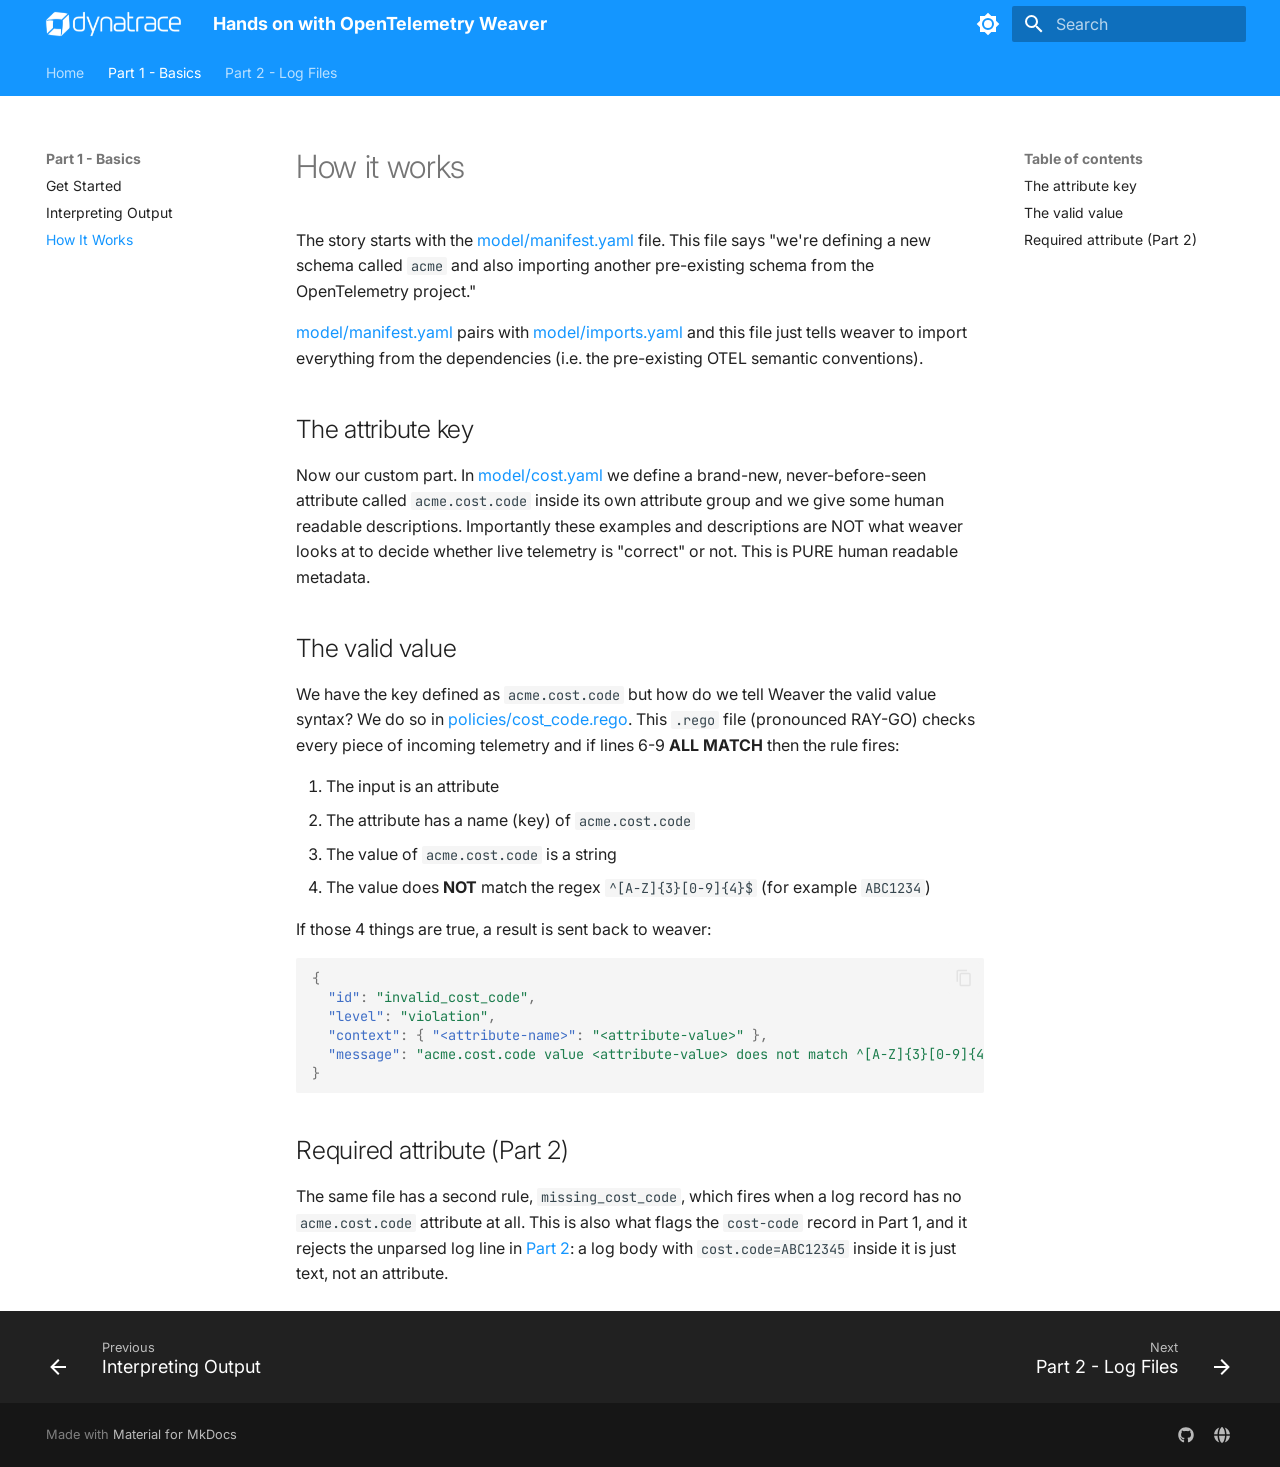
<file: how-it-works/index.html>
<!doctype html>
<html lang="en" class="no-js">
  <head>
    
      <meta charset="utf-8">
      <meta name="viewport" content="width=device-width,initial-scale=1">
      
        <meta name="description" content="Define and validate telemetry with custom semantic conventions using OpenTelemetry Weaver">
      
      
        <meta name="author" content="Dynatrace">
      
      
      
        <link rel="prev" href="../interpreting-output/">
      
      
        <link rel="next" href="../log-files/">
      
      
        
      
      
      <link rel="icon" href="../assets/dynatrace-logo.png">
      <meta name="generator" content="mkdocs-1.6.1, mkdocs-material-9.7.7">
    
    
      
        <title>How It Works - Hands on with OpenTelemetry Weaver</title>
      
    
    
      <link rel="stylesheet" href="../assets/stylesheets/main.ec1eaa64.min.css">
      
        
        <link rel="stylesheet" href="../assets/stylesheets/palette.ab4e12ef.min.css">
      
      


    
    
      
    
    
      
        
        
        <link rel="preconnect" href="https://fonts.gstatic.com" crossorigin>
        <link rel="stylesheet" href="https://fonts.googleapis.com/css?family=Inter:300,300i,400,400i,700,700i%7CJetBrains+Mono:400,400i,700,700i&display=fallback">
        <style>:root{--md-text-font:"Inter";--md-code-font:"JetBrains Mono"}</style>
      
    
    
      <link rel="stylesheet" href="../stylesheets/extra.css">
    
    <script>__md_scope=new URL("..",location),__md_hash=e=>[...e].reduce(((e,_)=>(e<<5)-e+_.charCodeAt(0)),0),__md_get=(e,_=localStorage,t=__md_scope)=>JSON.parse(_.getItem(t.pathname+"."+e)),__md_set=(e,_,t=localStorage,a=__md_scope)=>{try{t.setItem(a.pathname+"."+e,JSON.stringify(_))}catch(e){}}</script>
    
      

    
    
  </head>
  
  
    
    
      
    
    
    
    
    <body dir="ltr" data-md-color-scheme="default" data-md-color-primary="custom" data-md-color-accent="custom">
  
    
    <input class="md-toggle" data-md-toggle="drawer" type="checkbox" id="__drawer" autocomplete="off">
    <input class="md-toggle" data-md-toggle="search" type="checkbox" id="__search" autocomplete="off">
    <label class="md-overlay" for="__drawer"></label>
    <div data-md-component="skip">
      
        
        <a href="#how-it-works" class="md-skip">
          Skip to content
        </a>
      
    </div>
    <div data-md-component="announce">
      
    </div>
    
    
      

<header class="md-header" data-md-component="header">
  <nav class="md-header__inner md-grid" aria-label="Header">
    <a href=".." title="Hands on with OpenTelemetry Weaver" class="md-header__button md-logo" aria-label="Hands on with OpenTelemetry Weaver" data-md-component="logo">
      
  <img src="../assets/dynatrace-logo.png" alt="logo">

    </a>
    <label class="md-header__button md-icon" for="__drawer">
      
      <svg xmlns="http://www.w3.org/2000/svg" viewBox="0 0 24 24"><path d="M3 6h18v2H3zm0 5h18v2H3zm0 5h18v2H3z"/></svg>
    </label>
    <div class="md-header__title" data-md-component="header-title">
      <div class="md-header__ellipsis">
        <div class="md-header__topic">
          <span class="md-ellipsis">
            Hands on with OpenTelemetry Weaver
          </span>
        </div>
        <div class="md-header__topic" data-md-component="header-topic">
          <span class="md-ellipsis">
            
              How It Works
            
          </span>
        </div>
      </div>
    </div>
    
      
        <form class="md-header__option" data-md-component="palette">
  
    
    
    
    <input class="md-option" data-md-color-media="(prefers-color-scheme: light)" data-md-color-scheme="default" data-md-color-primary="custom" data-md-color-accent="custom"  aria-label="Switch to dark mode"  type="radio" name="__palette" id="__palette_0">
    
      <label class="md-header__button md-icon" title="Switch to dark mode" for="__palette_1" hidden>
        <svg xmlns="http://www.w3.org/2000/svg" viewBox="0 0 24 24"><path d="M12 8a4 4 0 0 0-4 4 4 4 0 0 0 4 4 4 4 0 0 0 4-4 4 4 0 0 0-4-4m0 10a6 6 0 0 1-6-6 6 6 0 0 1 6-6 6 6 0 0 1 6 6 6 6 0 0 1-6 6m8-9.31V4h-4.69L12 .69 8.69 4H4v4.69L.69 12 4 15.31V20h4.69L12 23.31 15.31 20H20v-4.69L23.31 12z"/></svg>
      </label>
    
  
    
    
    
    <input class="md-option" data-md-color-media="(prefers-color-scheme: dark)" data-md-color-scheme="slate" data-md-color-primary="custom" data-md-color-accent="custom"  aria-label="Switch to light mode"  type="radio" name="__palette" id="__palette_1">
    
      <label class="md-header__button md-icon" title="Switch to light mode" for="__palette_0" hidden>
        <svg xmlns="http://www.w3.org/2000/svg" viewBox="0 0 24 24"><path d="M12 18c-.89 0-1.74-.2-2.5-.55C11.56 16.5 13 14.42 13 12s-1.44-4.5-3.5-5.45C10.26 6.2 11.11 6 12 6a6 6 0 0 1 6 6 6 6 0 0 1-6 6m8-9.31V4h-4.69L12 .69 8.69 4H4v4.69L.69 12 4 15.31V20h4.69L12 23.31 15.31 20H20v-4.69L23.31 12z"/></svg>
      </label>
    
  
</form>
      
    
    
      <script>var palette=__md_get("__palette");if(palette&&palette.color){if("(prefers-color-scheme)"===palette.color.media){var media=matchMedia("(prefers-color-scheme: light)"),input=document.querySelector(media.matches?"[data-md-color-media='(prefers-color-scheme: light)']":"[data-md-color-media='(prefers-color-scheme: dark)']");palette.color.media=input.getAttribute("data-md-color-media"),palette.color.scheme=input.getAttribute("data-md-color-scheme"),palette.color.primary=input.getAttribute("data-md-color-primary"),palette.color.accent=input.getAttribute("data-md-color-accent")}for(var[key,value]of Object.entries(palette.color))document.body.setAttribute("data-md-color-"+key,value)}</script>
    
    
    
      
      
        <label class="md-header__button md-icon" for="__search">
          
          <svg xmlns="http://www.w3.org/2000/svg" viewBox="0 0 24 24"><path d="M9.5 3A6.5 6.5 0 0 1 16 9.5c0 1.61-.59 3.09-1.56 4.23l.27.27h.79l5 5-1.5 1.5-5-5v-.79l-.27-.27A6.52 6.52 0 0 1 9.5 16 6.5 6.5 0 0 1 3 9.5 6.5 6.5 0 0 1 9.5 3m0 2C7 5 5 7 5 9.5S7 14 9.5 14 14 12 14 9.5 12 5 9.5 5"/></svg>
        </label>
        <div class="md-search" data-md-component="search" role="dialog">
  <label class="md-search__overlay" for="__search"></label>
  <div class="md-search__inner" role="search">
    <form class="md-search__form" name="search">
      <input type="text" class="md-search__input" name="query" aria-label="Search" placeholder="Search" autocapitalize="off" autocorrect="off" autocomplete="off" spellcheck="false" data-md-component="search-query" required>
      <label class="md-search__icon md-icon" for="__search">
        
        <svg xmlns="http://www.w3.org/2000/svg" viewBox="0 0 24 24"><path d="M9.5 3A6.5 6.5 0 0 1 16 9.5c0 1.61-.59 3.09-1.56 4.23l.27.27h.79l5 5-1.5 1.5-5-5v-.79l-.27-.27A6.52 6.52 0 0 1 9.5 16 6.5 6.5 0 0 1 3 9.5 6.5 6.5 0 0 1 9.5 3m0 2C7 5 5 7 5 9.5S7 14 9.5 14 14 12 14 9.5 12 5 9.5 5"/></svg>
        
        <svg xmlns="http://www.w3.org/2000/svg" viewBox="0 0 24 24"><path d="M20 11v2H8l5.5 5.5-1.42 1.42L4.16 12l7.92-7.92L13.5 5.5 8 11z"/></svg>
      </label>
      <nav class="md-search__options" aria-label="Search">
        
        <button type="reset" class="md-search__icon md-icon" title="Clear" aria-label="Clear" tabindex="-1">
          
          <svg xmlns="http://www.w3.org/2000/svg" viewBox="0 0 24 24"><path d="M19 6.41 17.59 5 12 10.59 6.41 5 5 6.41 10.59 12 5 17.59 6.41 19 12 13.41 17.59 19 19 17.59 13.41 12z"/></svg>
        </button>
      </nav>
      
        <div class="md-search__suggest" data-md-component="search-suggest"></div>
      
    </form>
    <div class="md-search__output">
      <div class="md-search__scrollwrap" tabindex="0" data-md-scrollfix>
        <div class="md-search-result" data-md-component="search-result">
          <div class="md-search-result__meta">
            Initializing search
          </div>
          <ol class="md-search-result__list" role="presentation"></ol>
        </div>
      </div>
    </div>
  </div>
</div>
      
    
    
  </nav>
  
</header>
    
    <div class="md-container" data-md-component="container">
      
      
        
          
            
<nav class="md-tabs" aria-label="Tabs" data-md-component="tabs">
  <div class="md-grid">
    <ul class="md-tabs__list">
      
        
  
  
  
  
    <li class="md-tabs__item">
      <a href=".." class="md-tabs__link">
        
  
  
    
  
  Home

      </a>
    </li>
  

      
        
  
  
  
    
  
  
    
    
      <li class="md-tabs__item md-tabs__item--active">
        <a href="../get-started/" class="md-tabs__link">
          
  
  
  Part 1 - Basics

        </a>
      </li>
    
  

      
        
  
  
  
  
    <li class="md-tabs__item">
      <a href="../log-files/" class="md-tabs__link">
        
  
  
    
  
  Part 2 - Log Files

      </a>
    </li>
  

      
    </ul>
  </div>
</nav>
          
        
      
      <main class="md-main" data-md-component="main">
        <div class="md-main__inner md-grid">
          
            
              
              <div class="md-sidebar md-sidebar--primary" data-md-component="sidebar" data-md-type="navigation" >
                <div class="md-sidebar__scrollwrap">
                  <div class="md-sidebar__inner">
                    


  


<nav class="md-nav md-nav--primary md-nav--lifted" aria-label="Navigation" data-md-level="0">
  <label class="md-nav__title" for="__drawer">
    <a href=".." title="Hands on with OpenTelemetry Weaver" class="md-nav__button md-logo" aria-label="Hands on with OpenTelemetry Weaver" data-md-component="logo">
      
  <img src="../assets/dynatrace-logo.png" alt="logo">

    </a>
    Hands on with OpenTelemetry Weaver
  </label>
  
  <ul class="md-nav__list" data-md-scrollfix>
    
      
      
  
  
  
  
    <li class="md-nav__item">
      <a href=".." class="md-nav__link">
        
  
  
  <span class="md-ellipsis">
    
  
    Home
  

    
  </span>
  
  

      </a>
    </li>
  

    
      
      
  
  
    
  
  
  
    
    
    
    
      
        
        
      
      
        
      
    
    
    <li class="md-nav__item md-nav__item--active md-nav__item--section md-nav__item--nested">
      
        
        
        <input class="md-nav__toggle md-toggle " type="checkbox" id="__nav_2" checked>
        
          
          <label class="md-nav__link" for="__nav_2" id="__nav_2_label" tabindex="">
            
  
  
  <span class="md-ellipsis">
    
  
    Part 1 - Basics
  

    
  </span>
  
  

            <span class="md-nav__icon md-icon"></span>
          </label>
        
        <nav class="md-nav" data-md-level="1" aria-labelledby="__nav_2_label" aria-expanded="true">
          <label class="md-nav__title" for="__nav_2">
            <span class="md-nav__icon md-icon"></span>
            
  
    Part 1 - Basics
  

          </label>
          <ul class="md-nav__list" data-md-scrollfix>
            
              
                
  
  
  
  
    <li class="md-nav__item">
      <a href="../get-started/" class="md-nav__link">
        
  
  
  <span class="md-ellipsis">
    
  
    Get Started
  

    
  </span>
  
  

      </a>
    </li>
  

              
            
              
                
  
  
  
  
    <li class="md-nav__item">
      <a href="../interpreting-output/" class="md-nav__link">
        
  
  
  <span class="md-ellipsis">
    
  
    Interpreting Output
  

    
  </span>
  
  

      </a>
    </li>
  

              
            
              
                
  
  
    
  
  
  
    <li class="md-nav__item md-nav__item--active">
      
      <input class="md-nav__toggle md-toggle" type="checkbox" id="__toc">
      
      
        
      
      
        <label class="md-nav__link md-nav__link--active" for="__toc">
          
  
  
  <span class="md-ellipsis">
    
  
    How It Works
  

    
  </span>
  
  

          <span class="md-nav__icon md-icon"></span>
        </label>
      
      <a href="./" class="md-nav__link md-nav__link--active">
        
  
  
  <span class="md-ellipsis">
    
  
    How It Works
  

    
  </span>
  
  

      </a>
      
        

<nav class="md-nav md-nav--secondary" aria-label="Table of contents">
  
  
  
    
  
  
    <label class="md-nav__title" for="__toc">
      <span class="md-nav__icon md-icon"></span>
      Table of contents
    </label>
    <ul class="md-nav__list" data-md-component="toc" data-md-scrollfix>
      
        <li class="md-nav__item">
  <a href="#the-attribute-key" class="md-nav__link">
    <span class="md-ellipsis">
      
        The attribute key
      
    </span>
  </a>
  
</li>
      
        <li class="md-nav__item">
  <a href="#the-valid-value" class="md-nav__link">
    <span class="md-ellipsis">
      
        The valid value
      
    </span>
  </a>
  
</li>
      
        <li class="md-nav__item">
  <a href="#required-attribute-part-2" class="md-nav__link">
    <span class="md-ellipsis">
      
        Required attribute (Part 2)
      
    </span>
  </a>
  
</li>
      
    </ul>
  
</nav>
      
    </li>
  

              
            
          </ul>
        </nav>
      
    </li>
  

    
      
      
  
  
  
  
    <li class="md-nav__item">
      <a href="../log-files/" class="md-nav__link">
        
  
  
  <span class="md-ellipsis">
    
  
    Part 2 - Log Files
  

    
  </span>
  
  

      </a>
    </li>
  

    
  </ul>
</nav>
                  </div>
                </div>
              </div>
            
            
              
              <div class="md-sidebar md-sidebar--secondary" data-md-component="sidebar" data-md-type="toc" >
                <div class="md-sidebar__scrollwrap">
                  <div class="md-sidebar__inner">
                    

<nav class="md-nav md-nav--secondary" aria-label="Table of contents">
  
  
  
    
  
  
    <label class="md-nav__title" for="__toc">
      <span class="md-nav__icon md-icon"></span>
      Table of contents
    </label>
    <ul class="md-nav__list" data-md-component="toc" data-md-scrollfix>
      
        <li class="md-nav__item">
  <a href="#the-attribute-key" class="md-nav__link">
    <span class="md-ellipsis">
      
        The attribute key
      
    </span>
  </a>
  
</li>
      
        <li class="md-nav__item">
  <a href="#the-valid-value" class="md-nav__link">
    <span class="md-ellipsis">
      
        The valid value
      
    </span>
  </a>
  
</li>
      
        <li class="md-nav__item">
  <a href="#required-attribute-part-2" class="md-nav__link">
    <span class="md-ellipsis">
      
        Required attribute (Part 2)
      
    </span>
  </a>
  
</li>
      
    </ul>
  
</nav>
                  </div>
                </div>
              </div>
            
          
          
            <div class="md-content" data-md-component="content">
              
              <article class="md-content__inner md-typeset">
                
                  



<h1 id="how-it-works">How it works<a class="headerlink" href="#how-it-works" title="Permanent link">&para;</a></h1>
<p>The story starts with the <a href="https://github.com/agardnerIT/otel-weaver-hands-on/blob/main/model/manifest.yaml">model/manifest.yaml</a> file. This file says "we're defining a new schema called <code>acme</code> and also importing another pre-existing schema from the OpenTelemetry project."</p>
<p><a href="https://github.com/agardnerIT/otel-weaver-hands-on/blob/main/model/manifest.yaml">model/manifest.yaml</a> pairs with <a href="https://github.com/agardnerIT/otel-weaver-hands-on/blob/main/model/imports.yaml">model/imports.yaml</a> and this file just tells weaver to import everything from the dependencies (i.e. the pre-existing OTEL semantic conventions).</p>
<h2 id="the-attribute-key">The attribute key<a class="headerlink" href="#the-attribute-key" title="Permanent link">&para;</a></h2>
<p>Now our custom part. In <a href="https://github.com/agardnerIT/otel-weaver-hands-on/blob/main/model/cost.yaml">model/cost.yaml</a> we define a brand-new, never-before-seen attribute called <code>acme.cost.code</code> inside its own attribute group and we give some human readable descriptions. Importantly these examples and descriptions are NOT what weaver looks at to decide whether live telemetry is "correct" or not. This is PURE human readable metadata.</p>
<h2 id="the-valid-value">The valid value<a class="headerlink" href="#the-valid-value" title="Permanent link">&para;</a></h2>
<p>We have the key defined as <code>acme.cost.code</code> but how do we tell Weaver the valid value syntax? We do so in <a href="https://github.com/agardnerIT/otel-weaver-hands-on/blob/main/policies/cost_code.rego">policies/cost_code.rego</a>. This <code>.rego</code> file (pronounced RAY-GO) checks every piece of incoming telemetry and if lines 6-9 <strong>ALL MATCH</strong> then the rule fires:</p>
<ol>
<li>The input is an attribute</li>
<li>The attribute has a name (key) of <code>acme.cost.code</code></li>
<li>The value of <code>acme.cost.code</code> is a string</li>
<li>The value does <strong>NOT</strong> match the regex <code>^[A-Z]{3}[0-9]{4}$</code> (for example <code>ABC1234</code>)</li>
</ol>
<p>If those 4 things are true, a result is sent back to weaver:</p>
<div class="language-json highlight"><pre><span></span><code><span id="__span-0-1"><a id="__codelineno-0-1" name="__codelineno-0-1" href="#__codelineno-0-1"></a><span class="p">{</span>
</span><span id="__span-0-2"><a id="__codelineno-0-2" name="__codelineno-0-2" href="#__codelineno-0-2"></a><span class="w">  </span><span class="nt">"id"</span><span class="p">:</span><span class="w"> </span><span class="s2">"invalid_cost_code"</span><span class="p">,</span>
</span><span id="__span-0-3"><a id="__codelineno-0-3" name="__codelineno-0-3" href="#__codelineno-0-3"></a><span class="w">  </span><span class="nt">"level"</span><span class="p">:</span><span class="w"> </span><span class="s2">"violation"</span><span class="p">,</span>
</span><span id="__span-0-4"><a id="__codelineno-0-4" name="__codelineno-0-4" href="#__codelineno-0-4"></a><span class="w">  </span><span class="nt">"context"</span><span class="p">:</span><span class="w"> </span><span class="p">{</span><span class="w"> </span><span class="nt">"&lt;attribute-name&gt;"</span><span class="p">:</span><span class="w"> </span><span class="s2">"&lt;attribute-value&gt;"</span><span class="w"> </span><span class="p">},</span>
</span><span id="__span-0-5"><a id="__codelineno-0-5" name="__codelineno-0-5" href="#__codelineno-0-5"></a><span class="w">  </span><span class="nt">"message"</span><span class="p">:</span><span class="w"> </span><span class="s2">"acme.cost.code value &lt;attribute-value&gt; does not match ^[A-Z]{3}[0-9]{4}$"</span>
</span><span id="__span-0-6"><a id="__codelineno-0-6" name="__codelineno-0-6" href="#__codelineno-0-6"></a><span class="p">}</span>
</span></code></pre></div>
<h2 id="required-attribute-part-2">Required attribute (Part 2)<a class="headerlink" href="#required-attribute-part-2" title="Permanent link">&para;</a></h2>
<p>The same file has a second rule, <code>missing_cost_code</code>, which fires when a log record has no <code>acme.cost.code</code> attribute at all. This is also what flags the <code>cost-code</code> record in Part 1, and it rejects the unparsed log line in <a href="../log-files/">Part 2</a>: a log body with <code>cost.code=ABC12345</code> inside it is just text, not an attribute.</p>












                
              </article>
            </div>
          
          
  <script>var tabs=__md_get("__tabs");if(Array.isArray(tabs))e:for(var set of document.querySelectorAll(".tabbed-set")){var labels=set.querySelector(".tabbed-labels");for(var tab of tabs)for(var label of labels.getElementsByTagName("label"))if(label.innerText.trim()===tab){var input=document.getElementById(label.htmlFor);input.checked=!0;continue e}}</script>

<script>var target=document.getElementById(location.hash.slice(1));target&&target.name&&(target.checked=target.name.startsWith("__tabbed_"))</script>
        </div>
        
          <button type="button" class="md-top md-icon" data-md-component="top" hidden>
  
  <svg xmlns="http://www.w3.org/2000/svg" viewBox="0 0 24 24"><path d="M13 20h-2V8l-5.5 5.5-1.42-1.42L12 4.16l7.92 7.92-1.42 1.42L13 8z"/></svg>
  Back to top
</button>
        
      </main>
      
        <footer class="md-footer">
  
    
      
      <nav class="md-footer__inner md-grid" aria-label="Footer" >
        
          
          <a href="../interpreting-output/" class="md-footer__link md-footer__link--prev" aria-label="Previous: Interpreting Output">
            <div class="md-footer__button md-icon">
              
              <svg xmlns="http://www.w3.org/2000/svg" viewBox="0 0 24 24"><path d="M20 11v2H8l5.5 5.5-1.42 1.42L4.16 12l7.92-7.92L13.5 5.5 8 11z"/></svg>
            </div>
            <div class="md-footer__title">
              <span class="md-footer__direction">
                Previous
              </span>
              <div class="md-ellipsis">
                Interpreting Output
              </div>
            </div>
          </a>
        
        
          
          <a href="../log-files/" class="md-footer__link md-footer__link--next" aria-label="Next: Part 2 - Log Files">
            <div class="md-footer__title">
              <span class="md-footer__direction">
                Next
              </span>
              <div class="md-ellipsis">
                Part 2 - Log Files
              </div>
            </div>
            <div class="md-footer__button md-icon">
              
              <svg xmlns="http://www.w3.org/2000/svg" viewBox="0 0 24 24"><path d="M4 11v2h12l-5.5 5.5 1.42 1.42L19.84 12l-7.92-7.92L10.5 5.5 16 11z"/></svg>
            </div>
          </a>
        
      </nav>
    
  
  <div class="md-footer-meta md-typeset">
    <div class="md-footer-meta__inner md-grid">
      <div class="md-copyright">
  
  
    Made with
    <a href="https://squidfunk.github.io/mkdocs-material/" target="_blank" rel="noopener">
      Material for MkDocs
    </a>
  
</div>
      
        
<div class="md-social">
  
    
    
    
    
      
      
    
    <a href="https://github.com/dynatrace" target="_blank" rel="noopener" title="github.com" class="md-social__link">
      <svg xmlns="http://www.w3.org/2000/svg" viewBox="0 0 512 512"><!--! Font Awesome Free 7.1.0 by @fontawesome - https://fontawesome.com License - https://fontawesome.com/license/free (Icons: CC BY 4.0, Fonts: SIL OFL 1.1, Code: MIT License) Copyright 2025 Fonticons, Inc.--><path d="M173.9 397.4c0 2-2.3 3.6-5.2 3.6-3.3.3-5.6-1.3-5.6-3.6 0-2 2.3-3.6 5.2-3.6 3-.3 5.6 1.3 5.6 3.6m-31.1-4.5c-.7 2 1.3 4.3 4.3 4.9 2.6 1 5.6 0 6.2-2s-1.3-4.3-4.3-5.2c-2.6-.7-5.5.3-6.2 2.3m44.2-1.7c-2.9.7-4.9 2.6-4.6 4.9.3 2 2.9 3.3 5.9 2.6 2.9-.7 4.9-2.6 4.6-4.6-.3-1.9-3-3.2-5.9-2.9M252.8 8C114.1 8 8 113.3 8 252c0 110.9 69.8 205.8 169.5 239.2 12.8 2.3 17.3-5.6 17.3-12.1 0-6.2-.3-40.4-.3-61.4 0 0-70 15-84.7-29.8 0 0-11.4-29.1-27.8-36.6 0 0-22.9-15.7 1.6-15.4 0 0 24.9 2 38.6 25.8 21.9 38.6 58.6 27.5 72.9 20.9 2.3-16 8.8-27.1 16-33.7-55.9-6.2-112.3-14.3-112.3-110.5 0-27.5 7.6-41.3 23.6-58.9-2.6-6.5-11.1-33.3 2.6-67.9 20.9-6.5 69 27 69 27 20-5.6 41.5-8.5 62.8-8.5s42.8 2.9 62.8 8.5c0 0 48.1-33.6 69-27 13.7 34.7 5.2 61.4 2.6 67.9 16 17.7 25.8 31.5 25.8 58.9 0 96.5-58.9 104.2-114.8 110.5 9.2 7.9 17 22.9 17 46.4 0 33.7-.3 75.4-.3 83.6 0 6.5 4.6 14.4 17.3 12.1C436.2 457.8 504 362.9 504 252 504 113.3 391.5 8 252.8 8M105.2 352.9c-1.3 1-1 3.3.7 5.2 1.6 1.6 3.9 2.3 5.2 1 1.3-1 1-3.3-.7-5.2-1.6-1.6-3.9-2.3-5.2-1m-10.8-8.1c-.7 1.3.3 2.9 2.3 3.9 1.6 1 3.6.7 4.3-.7.7-1.3-.3-2.9-2.3-3.9-2-.6-3.6-.3-4.3.7m32.4 35.6c-1.6 1.3-1 4.3 1.3 6.2 2.3 2.3 5.2 2.6 6.5 1 1.3-1.3.7-4.3-1.3-6.2-2.2-2.3-5.2-2.6-6.5-1m-11.4-14.7c-1.6 1-1.6 3.6 0 5.9s4.3 3.3 5.6 2.3c1.6-1.3 1.6-3.9 0-6.2-1.4-2.3-4-3.3-5.6-2"/></svg>
    </a>
  
    
    
    
    
      
      
    
    <a href="https://dynatrace.com" target="_blank" rel="noopener" title="dynatrace.com" class="md-social__link">
      <svg xmlns="http://www.w3.org/2000/svg" viewBox="0 0 512 512"><!--! Font Awesome Free 7.1.0 by @fontawesome - https://fontawesome.com License - https://fontawesome.com/license/free (Icons: CC BY 4.0, Fonts: SIL OFL 1.1, Code: MIT License) Copyright 2025 Fonticons, Inc.--><path d="M351.9 280H161c2.9 64.5 17.2 123.9 37.5 167.4 11.4 24.5 23.7 41.8 35.1 52.4 11.2 10.5 18.9 12.2 22.9 12.2s11.7-1.7 22.9-12.2c11.4-10.6 23.7-28 35.1-52.4 20.3-43.5 34.6-102.9 37.5-167.4zm-191-48h190.9c-2.8-64.5-17.1-123.9-37.4-167.4-11.4-24.4-23.7-41.8-35.1-52.4C268.1 1.7 260.4 0 256.4 0s-11.7 1.7-22.9 12.2c-11.4 10.6-23.7 28-35.1 52.4-20.3 43.5-34.6 102.9-37.5 167.4m-48 0c3.5-85.6 25.6-165.1 57.9-217.3C78.7 47.3 10.9 131.2 1.5 232zM1.5 280c9.4 100.8 77.2 184.7 169.3 217.3-32.3-52.2-54.4-131.7-57.9-217.3zm398.4 0c-3.5 85.6-25.6 165.1-57.9 217.3 92.1-32.7 159.9-116.5 169.3-217.3zm111.4-48C501.9 131.2 434.1 47.3 342 14.7c32.3 52.2 54.4 131.7 57.9 217.3z"/></svg>
    </a>
  
</div>
      
    </div>
  </div>
</footer>
      
    </div>
    <div class="md-dialog" data-md-component="dialog">
      <div class="md-dialog__inner md-typeset"></div>
    </div>
    
    
    
      
      
      <script id="__config" type="application/json">{"annotate": null, "base": "..", "features": ["navigation.tabs", "navigation.sections", "navigation.expand", "navigation.top", "navigation.footer", "search.highlight", "search.suggest", "content.code.copy", "content.code.annotate", "content.tabs.link"], "search": "../assets/javascripts/workers/search.2c215733.min.js", "tags": null, "translations": {"clipboard.copied": "Copied to clipboard", "clipboard.copy": "Copy to clipboard", "search.result.more.one": "1 more on this page", "search.result.more.other": "# more on this page", "search.result.none": "No matching documents", "search.result.one": "1 matching document", "search.result.other": "# matching documents", "search.result.placeholder": "Type to start searching", "search.result.term.missing": "Missing", "select.version": "Select version"}, "version": null}</script>
    
    
      <script src="../assets/javascripts/bundle.d7400e89.min.js"></script>
      
        <script src="../javascripts/external-links.js"></script>
      
    
  </body>
</html>
</file>
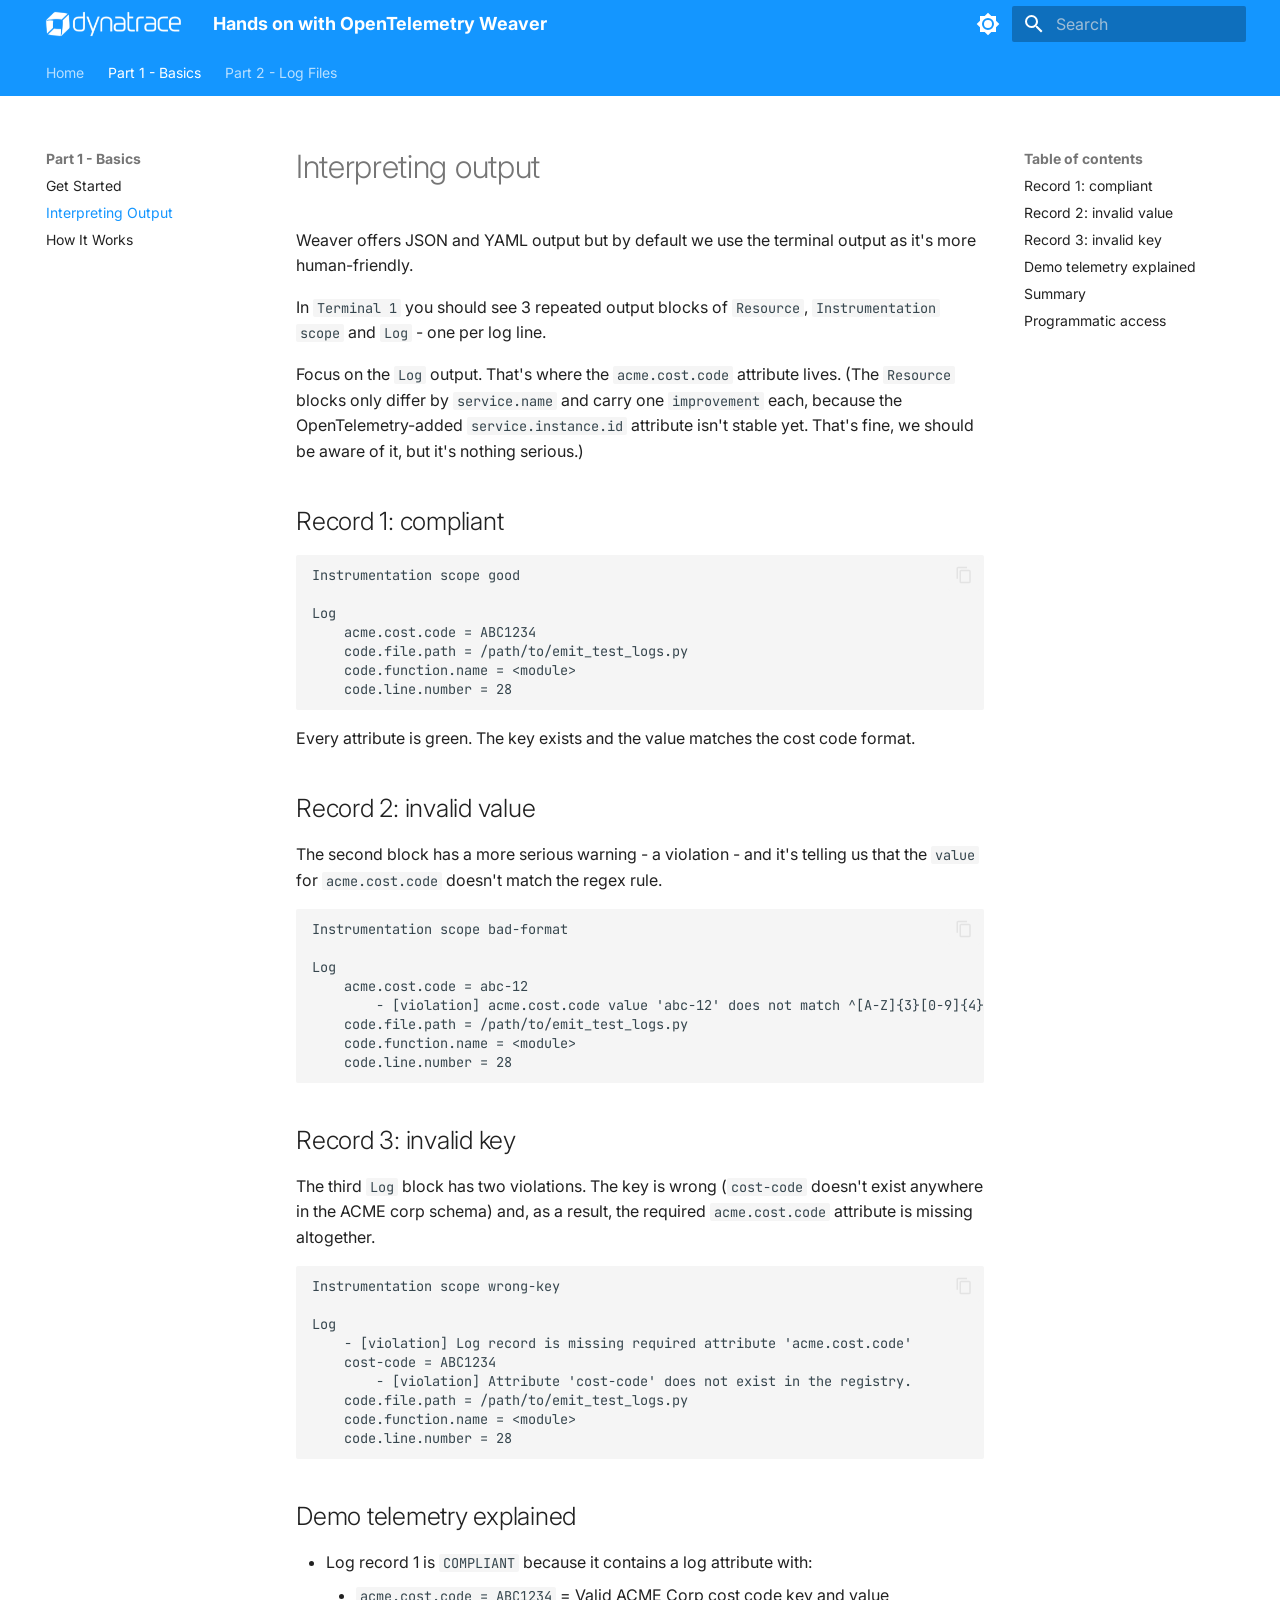
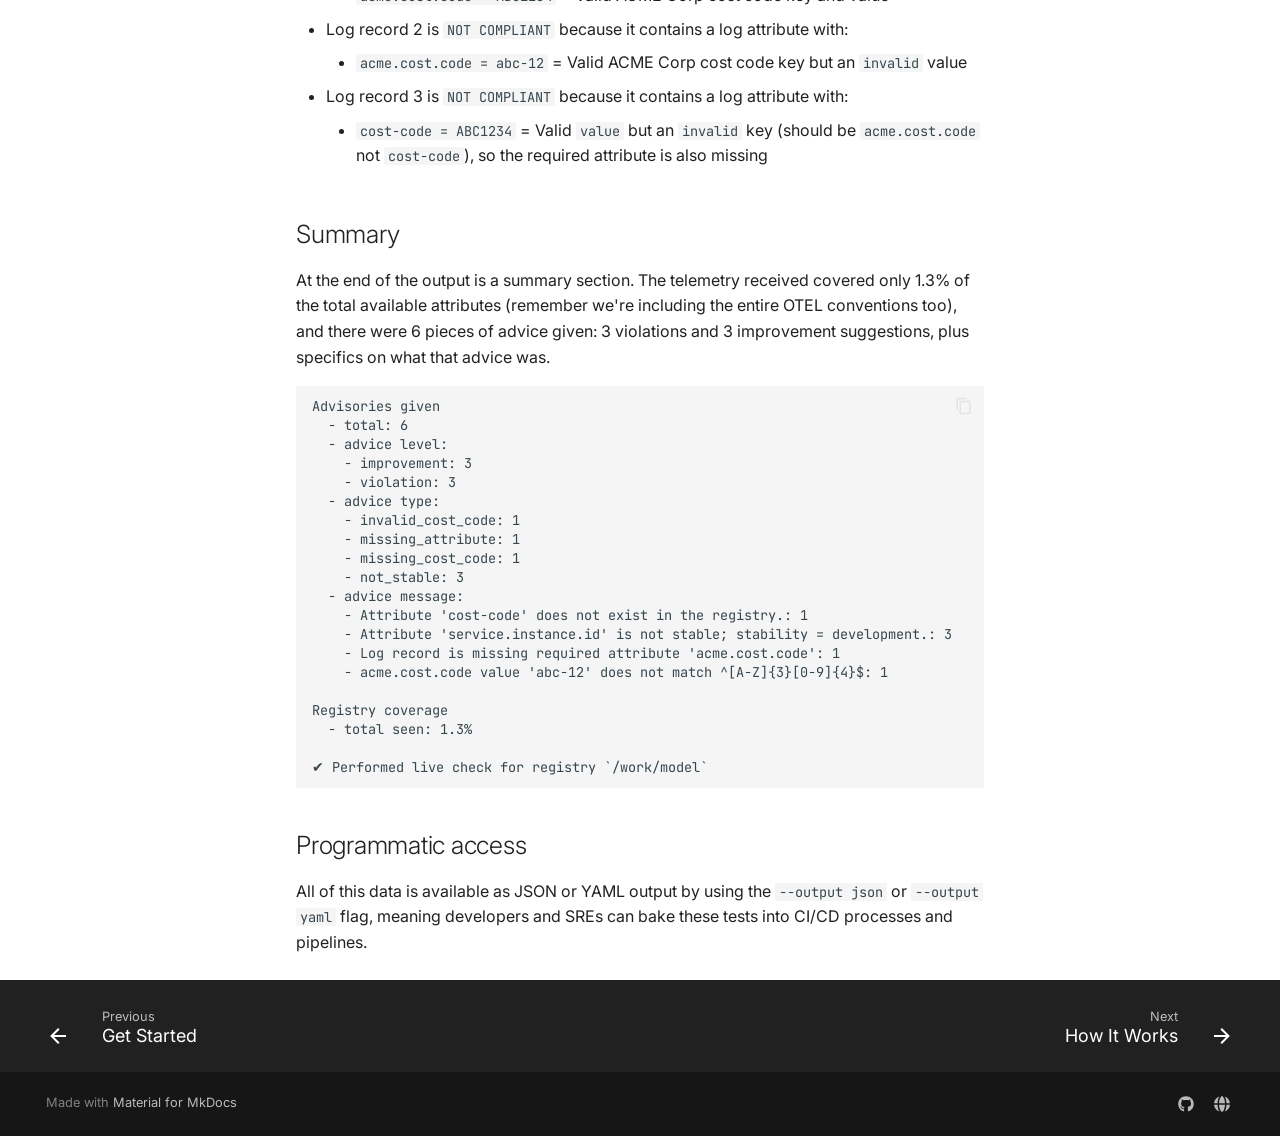
<file: interpreting-output/index.html>
<!doctype html>
<html lang="en" class="no-js">
  <head>
    
      <meta charset="utf-8">
      <meta name="viewport" content="width=device-width,initial-scale=1">
      
        <meta name="description" content="Define and validate telemetry with custom semantic conventions using OpenTelemetry Weaver">
      
      
        <meta name="author" content="Dynatrace">
      
      
      
        <link rel="prev" href="../get-started/">
      
      
        <link rel="next" href="../how-it-works/">
      
      
        
      
      
      <link rel="icon" href="../assets/dynatrace-logo.png">
      <meta name="generator" content="mkdocs-1.6.1, mkdocs-material-9.7.7">
    
    
      
        <title>Interpreting Output - Hands on with OpenTelemetry Weaver</title>
      
    
    
      <link rel="stylesheet" href="../assets/stylesheets/main.ec1eaa64.min.css">
      
        
        <link rel="stylesheet" href="../assets/stylesheets/palette.ab4e12ef.min.css">
      
      


    
    
      
    
    
      
        
        
        <link rel="preconnect" href="https://fonts.gstatic.com" crossorigin>
        <link rel="stylesheet" href="https://fonts.googleapis.com/css?family=Inter:300,300i,400,400i,700,700i%7CJetBrains+Mono:400,400i,700,700i&display=fallback">
        <style>:root{--md-text-font:"Inter";--md-code-font:"JetBrains Mono"}</style>
      
    
    
      <link rel="stylesheet" href="../stylesheets/extra.css">
    
    <script>__md_scope=new URL("..",location),__md_hash=e=>[...e].reduce(((e,_)=>(e<<5)-e+_.charCodeAt(0)),0),__md_get=(e,_=localStorage,t=__md_scope)=>JSON.parse(_.getItem(t.pathname+"."+e)),__md_set=(e,_,t=localStorage,a=__md_scope)=>{try{t.setItem(a.pathname+"."+e,JSON.stringify(_))}catch(e){}}</script>
    
      

    
    
  </head>
  
  
    
    
      
    
    
    
    
    <body dir="ltr" data-md-color-scheme="default" data-md-color-primary="custom" data-md-color-accent="custom">
  
    
    <input class="md-toggle" data-md-toggle="drawer" type="checkbox" id="__drawer" autocomplete="off">
    <input class="md-toggle" data-md-toggle="search" type="checkbox" id="__search" autocomplete="off">
    <label class="md-overlay" for="__drawer"></label>
    <div data-md-component="skip">
      
        
        <a href="#interpreting-output" class="md-skip">
          Skip to content
        </a>
      
    </div>
    <div data-md-component="announce">
      
    </div>
    
    
      

<header class="md-header" data-md-component="header">
  <nav class="md-header__inner md-grid" aria-label="Header">
    <a href=".." title="Hands on with OpenTelemetry Weaver" class="md-header__button md-logo" aria-label="Hands on with OpenTelemetry Weaver" data-md-component="logo">
      
  <img src="../assets/dynatrace-logo.png" alt="logo">

    </a>
    <label class="md-header__button md-icon" for="__drawer">
      
      <svg xmlns="http://www.w3.org/2000/svg" viewBox="0 0 24 24"><path d="M3 6h18v2H3zm0 5h18v2H3zm0 5h18v2H3z"/></svg>
    </label>
    <div class="md-header__title" data-md-component="header-title">
      <div class="md-header__ellipsis">
        <div class="md-header__topic">
          <span class="md-ellipsis">
            Hands on with OpenTelemetry Weaver
          </span>
        </div>
        <div class="md-header__topic" data-md-component="header-topic">
          <span class="md-ellipsis">
            
              Interpreting Output
            
          </span>
        </div>
      </div>
    </div>
    
      
        <form class="md-header__option" data-md-component="palette">
  
    
    
    
    <input class="md-option" data-md-color-media="(prefers-color-scheme: light)" data-md-color-scheme="default" data-md-color-primary="custom" data-md-color-accent="custom"  aria-label="Switch to dark mode"  type="radio" name="__palette" id="__palette_0">
    
      <label class="md-header__button md-icon" title="Switch to dark mode" for="__palette_1" hidden>
        <svg xmlns="http://www.w3.org/2000/svg" viewBox="0 0 24 24"><path d="M12 8a4 4 0 0 0-4 4 4 4 0 0 0 4 4 4 4 0 0 0 4-4 4 4 0 0 0-4-4m0 10a6 6 0 0 1-6-6 6 6 0 0 1 6-6 6 6 0 0 1 6 6 6 6 0 0 1-6 6m8-9.31V4h-4.69L12 .69 8.69 4H4v4.69L.69 12 4 15.31V20h4.69L12 23.31 15.31 20H20v-4.69L23.31 12z"/></svg>
      </label>
    
  
    
    
    
    <input class="md-option" data-md-color-media="(prefers-color-scheme: dark)" data-md-color-scheme="slate" data-md-color-primary="custom" data-md-color-accent="custom"  aria-label="Switch to light mode"  type="radio" name="__palette" id="__palette_1">
    
      <label class="md-header__button md-icon" title="Switch to light mode" for="__palette_0" hidden>
        <svg xmlns="http://www.w3.org/2000/svg" viewBox="0 0 24 24"><path d="M12 18c-.89 0-1.74-.2-2.5-.55C11.56 16.5 13 14.42 13 12s-1.44-4.5-3.5-5.45C10.26 6.2 11.11 6 12 6a6 6 0 0 1 6 6 6 6 0 0 1-6 6m8-9.31V4h-4.69L12 .69 8.69 4H4v4.69L.69 12 4 15.31V20h4.69L12 23.31 15.31 20H20v-4.69L23.31 12z"/></svg>
      </label>
    
  
</form>
      
    
    
      <script>var palette=__md_get("__palette");if(palette&&palette.color){if("(prefers-color-scheme)"===palette.color.media){var media=matchMedia("(prefers-color-scheme: light)"),input=document.querySelector(media.matches?"[data-md-color-media='(prefers-color-scheme: light)']":"[data-md-color-media='(prefers-color-scheme: dark)']");palette.color.media=input.getAttribute("data-md-color-media"),palette.color.scheme=input.getAttribute("data-md-color-scheme"),palette.color.primary=input.getAttribute("data-md-color-primary"),palette.color.accent=input.getAttribute("data-md-color-accent")}for(var[key,value]of Object.entries(palette.color))document.body.setAttribute("data-md-color-"+key,value)}</script>
    
    
    
      
      
        <label class="md-header__button md-icon" for="__search">
          
          <svg xmlns="http://www.w3.org/2000/svg" viewBox="0 0 24 24"><path d="M9.5 3A6.5 6.5 0 0 1 16 9.5c0 1.61-.59 3.09-1.56 4.23l.27.27h.79l5 5-1.5 1.5-5-5v-.79l-.27-.27A6.52 6.52 0 0 1 9.5 16 6.5 6.5 0 0 1 3 9.5 6.5 6.5 0 0 1 9.5 3m0 2C7 5 5 7 5 9.5S7 14 9.5 14 14 12 14 9.5 12 5 9.5 5"/></svg>
        </label>
        <div class="md-search" data-md-component="search" role="dialog">
  <label class="md-search__overlay" for="__search"></label>
  <div class="md-search__inner" role="search">
    <form class="md-search__form" name="search">
      <input type="text" class="md-search__input" name="query" aria-label="Search" placeholder="Search" autocapitalize="off" autocorrect="off" autocomplete="off" spellcheck="false" data-md-component="search-query" required>
      <label class="md-search__icon md-icon" for="__search">
        
        <svg xmlns="http://www.w3.org/2000/svg" viewBox="0 0 24 24"><path d="M9.5 3A6.5 6.5 0 0 1 16 9.5c0 1.61-.59 3.09-1.56 4.23l.27.27h.79l5 5-1.5 1.5-5-5v-.79l-.27-.27A6.52 6.52 0 0 1 9.5 16 6.5 6.5 0 0 1 3 9.5 6.5 6.5 0 0 1 9.5 3m0 2C7 5 5 7 5 9.5S7 14 9.5 14 14 12 14 9.5 12 5 9.5 5"/></svg>
        
        <svg xmlns="http://www.w3.org/2000/svg" viewBox="0 0 24 24"><path d="M20 11v2H8l5.5 5.5-1.42 1.42L4.16 12l7.92-7.92L13.5 5.5 8 11z"/></svg>
      </label>
      <nav class="md-search__options" aria-label="Search">
        
        <button type="reset" class="md-search__icon md-icon" title="Clear" aria-label="Clear" tabindex="-1">
          
          <svg xmlns="http://www.w3.org/2000/svg" viewBox="0 0 24 24"><path d="M19 6.41 17.59 5 12 10.59 6.41 5 5 6.41 10.59 12 5 17.59 6.41 19 12 13.41 17.59 19 19 17.59 13.41 12z"/></svg>
        </button>
      </nav>
      
        <div class="md-search__suggest" data-md-component="search-suggest"></div>
      
    </form>
    <div class="md-search__output">
      <div class="md-search__scrollwrap" tabindex="0" data-md-scrollfix>
        <div class="md-search-result" data-md-component="search-result">
          <div class="md-search-result__meta">
            Initializing search
          </div>
          <ol class="md-search-result__list" role="presentation"></ol>
        </div>
      </div>
    </div>
  </div>
</div>
      
    
    
  </nav>
  
</header>
    
    <div class="md-container" data-md-component="container">
      
      
        
          
            
<nav class="md-tabs" aria-label="Tabs" data-md-component="tabs">
  <div class="md-grid">
    <ul class="md-tabs__list">
      
        
  
  
  
  
    <li class="md-tabs__item">
      <a href=".." class="md-tabs__link">
        
  
  
    
  
  Home

      </a>
    </li>
  

      
        
  
  
  
    
  
  
    
    
      <li class="md-tabs__item md-tabs__item--active">
        <a href="../get-started/" class="md-tabs__link">
          
  
  
  Part 1 - Basics

        </a>
      </li>
    
  

      
        
  
  
  
  
    <li class="md-tabs__item">
      <a href="../log-files/" class="md-tabs__link">
        
  
  
    
  
  Part 2 - Log Files

      </a>
    </li>
  

      
    </ul>
  </div>
</nav>
          
        
      
      <main class="md-main" data-md-component="main">
        <div class="md-main__inner md-grid">
          
            
              
              <div class="md-sidebar md-sidebar--primary" data-md-component="sidebar" data-md-type="navigation" >
                <div class="md-sidebar__scrollwrap">
                  <div class="md-sidebar__inner">
                    


  


<nav class="md-nav md-nav--primary md-nav--lifted" aria-label="Navigation" data-md-level="0">
  <label class="md-nav__title" for="__drawer">
    <a href=".." title="Hands on with OpenTelemetry Weaver" class="md-nav__button md-logo" aria-label="Hands on with OpenTelemetry Weaver" data-md-component="logo">
      
  <img src="../assets/dynatrace-logo.png" alt="logo">

    </a>
    Hands on with OpenTelemetry Weaver
  </label>
  
  <ul class="md-nav__list" data-md-scrollfix>
    
      
      
  
  
  
  
    <li class="md-nav__item">
      <a href=".." class="md-nav__link">
        
  
  
  <span class="md-ellipsis">
    
  
    Home
  

    
  </span>
  
  

      </a>
    </li>
  

    
      
      
  
  
    
  
  
  
    
    
    
    
      
        
        
      
      
        
      
    
    
    <li class="md-nav__item md-nav__item--active md-nav__item--section md-nav__item--nested">
      
        
        
        <input class="md-nav__toggle md-toggle " type="checkbox" id="__nav_2" checked>
        
          
          <label class="md-nav__link" for="__nav_2" id="__nav_2_label" tabindex="">
            
  
  
  <span class="md-ellipsis">
    
  
    Part 1 - Basics
  

    
  </span>
  
  

            <span class="md-nav__icon md-icon"></span>
          </label>
        
        <nav class="md-nav" data-md-level="1" aria-labelledby="__nav_2_label" aria-expanded="true">
          <label class="md-nav__title" for="__nav_2">
            <span class="md-nav__icon md-icon"></span>
            
  
    Part 1 - Basics
  

          </label>
          <ul class="md-nav__list" data-md-scrollfix>
            
              
                
  
  
  
  
    <li class="md-nav__item">
      <a href="../get-started/" class="md-nav__link">
        
  
  
  <span class="md-ellipsis">
    
  
    Get Started
  

    
  </span>
  
  

      </a>
    </li>
  

              
            
              
                
  
  
    
  
  
  
    <li class="md-nav__item md-nav__item--active">
      
      <input class="md-nav__toggle md-toggle" type="checkbox" id="__toc">
      
      
        
      
      
        <label class="md-nav__link md-nav__link--active" for="__toc">
          
  
  
  <span class="md-ellipsis">
    
  
    Interpreting Output
  

    
  </span>
  
  

          <span class="md-nav__icon md-icon"></span>
        </label>
      
      <a href="./" class="md-nav__link md-nav__link--active">
        
  
  
  <span class="md-ellipsis">
    
  
    Interpreting Output
  

    
  </span>
  
  

      </a>
      
        

<nav class="md-nav md-nav--secondary" aria-label="Table of contents">
  
  
  
    
  
  
    <label class="md-nav__title" for="__toc">
      <span class="md-nav__icon md-icon"></span>
      Table of contents
    </label>
    <ul class="md-nav__list" data-md-component="toc" data-md-scrollfix>
      
        <li class="md-nav__item">
  <a href="#record-1-compliant" class="md-nav__link">
    <span class="md-ellipsis">
      
        Record 1: compliant
      
    </span>
  </a>
  
</li>
      
        <li class="md-nav__item">
  <a href="#record-2-invalid-value" class="md-nav__link">
    <span class="md-ellipsis">
      
        Record 2: invalid value
      
    </span>
  </a>
  
</li>
      
        <li class="md-nav__item">
  <a href="#record-3-invalid-key" class="md-nav__link">
    <span class="md-ellipsis">
      
        Record 3: invalid key
      
    </span>
  </a>
  
</li>
      
        <li class="md-nav__item">
  <a href="#demo-telemetry-explained" class="md-nav__link">
    <span class="md-ellipsis">
      
        Demo telemetry explained
      
    </span>
  </a>
  
</li>
      
        <li class="md-nav__item">
  <a href="#summary" class="md-nav__link">
    <span class="md-ellipsis">
      
        Summary
      
    </span>
  </a>
  
</li>
      
        <li class="md-nav__item">
  <a href="#programmatic-access" class="md-nav__link">
    <span class="md-ellipsis">
      
        Programmatic access
      
    </span>
  </a>
  
</li>
      
    </ul>
  
</nav>
      
    </li>
  

              
            
              
                
  
  
  
  
    <li class="md-nav__item">
      <a href="../how-it-works/" class="md-nav__link">
        
  
  
  <span class="md-ellipsis">
    
  
    How It Works
  

    
  </span>
  
  

      </a>
    </li>
  

              
            
          </ul>
        </nav>
      
    </li>
  

    
      
      
  
  
  
  
    <li class="md-nav__item">
      <a href="../log-files/" class="md-nav__link">
        
  
  
  <span class="md-ellipsis">
    
  
    Part 2 - Log Files
  

    
  </span>
  
  

      </a>
    </li>
  

    
  </ul>
</nav>
                  </div>
                </div>
              </div>
            
            
              
              <div class="md-sidebar md-sidebar--secondary" data-md-component="sidebar" data-md-type="toc" >
                <div class="md-sidebar__scrollwrap">
                  <div class="md-sidebar__inner">
                    

<nav class="md-nav md-nav--secondary" aria-label="Table of contents">
  
  
  
    
  
  
    <label class="md-nav__title" for="__toc">
      <span class="md-nav__icon md-icon"></span>
      Table of contents
    </label>
    <ul class="md-nav__list" data-md-component="toc" data-md-scrollfix>
      
        <li class="md-nav__item">
  <a href="#record-1-compliant" class="md-nav__link">
    <span class="md-ellipsis">
      
        Record 1: compliant
      
    </span>
  </a>
  
</li>
      
        <li class="md-nav__item">
  <a href="#record-2-invalid-value" class="md-nav__link">
    <span class="md-ellipsis">
      
        Record 2: invalid value
      
    </span>
  </a>
  
</li>
      
        <li class="md-nav__item">
  <a href="#record-3-invalid-key" class="md-nav__link">
    <span class="md-ellipsis">
      
        Record 3: invalid key
      
    </span>
  </a>
  
</li>
      
        <li class="md-nav__item">
  <a href="#demo-telemetry-explained" class="md-nav__link">
    <span class="md-ellipsis">
      
        Demo telemetry explained
      
    </span>
  </a>
  
</li>
      
        <li class="md-nav__item">
  <a href="#summary" class="md-nav__link">
    <span class="md-ellipsis">
      
        Summary
      
    </span>
  </a>
  
</li>
      
        <li class="md-nav__item">
  <a href="#programmatic-access" class="md-nav__link">
    <span class="md-ellipsis">
      
        Programmatic access
      
    </span>
  </a>
  
</li>
      
    </ul>
  
</nav>
                  </div>
                </div>
              </div>
            
          
          
            <div class="md-content" data-md-component="content">
              
              <article class="md-content__inner md-typeset">
                
                  



<h1 id="interpreting-output">Interpreting output<a class="headerlink" href="#interpreting-output" title="Permanent link">&para;</a></h1>
<p>Weaver offers JSON and YAML output but by default we use the terminal output as it's more human-friendly.</p>
<p>In <code>Terminal 1</code> you should see 3 repeated output blocks of <code>Resource</code>, <code>Instrumentation scope</code> and <code>Log</code> - one per log line.</p>
<p>Focus on the <code>Log</code> output. That's where the <code>acme.cost.code</code> attribute lives. (The <code>Resource</code> blocks only differ by <code>service.name</code> and carry one <code>improvement</code> each, because the OpenTelemetry-added <code>service.instance.id</code> attribute isn't stable yet. That's fine, we should be aware of it, but it's nothing serious.)</p>
<h2 id="record-1-compliant">Record 1: compliant<a class="headerlink" href="#record-1-compliant" title="Permanent link">&para;</a></h2>
<div class="language-text highlight"><pre><span></span><code><span id="__span-0-1"><a id="__codelineno-0-1" name="__codelineno-0-1" href="#__codelineno-0-1"></a>Instrumentation scope good
</span><span id="__span-0-2"><a id="__codelineno-0-2" name="__codelineno-0-2" href="#__codelineno-0-2"></a>
</span><span id="__span-0-3"><a id="__codelineno-0-3" name="__codelineno-0-3" href="#__codelineno-0-3"></a>Log
</span><span id="__span-0-4"><a id="__codelineno-0-4" name="__codelineno-0-4" href="#__codelineno-0-4"></a>    acme.cost.code = ABC1234
</span><span id="__span-0-5"><a id="__codelineno-0-5" name="__codelineno-0-5" href="#__codelineno-0-5"></a>    code.file.path = /path/to/emit_test_logs.py
</span><span id="__span-0-6"><a id="__codelineno-0-6" name="__codelineno-0-6" href="#__codelineno-0-6"></a>    code.function.name = &lt;module&gt;
</span><span id="__span-0-7"><a id="__codelineno-0-7" name="__codelineno-0-7" href="#__codelineno-0-7"></a>    code.line.number = 28
</span></code></pre></div>
<p>Every attribute is green. The key exists and the value matches the cost code format.</p>
<h2 id="record-2-invalid-value">Record 2: invalid value<a class="headerlink" href="#record-2-invalid-value" title="Permanent link">&para;</a></h2>
<p>The second block has a more serious warning - a violation - and it's telling us that the <code>value</code> for <code>acme.cost.code</code> doesn't match the regex rule.</p>
<div class="language-text highlight"><pre><span></span><code><span id="__span-1-1"><a id="__codelineno-1-1" name="__codelineno-1-1" href="#__codelineno-1-1"></a>Instrumentation scope bad-format
</span><span id="__span-1-2"><a id="__codelineno-1-2" name="__codelineno-1-2" href="#__codelineno-1-2"></a>
</span><span id="__span-1-3"><a id="__codelineno-1-3" name="__codelineno-1-3" href="#__codelineno-1-3"></a>Log
</span><span id="__span-1-4"><a id="__codelineno-1-4" name="__codelineno-1-4" href="#__codelineno-1-4"></a>    acme.cost.code = abc-12
</span><span id="__span-1-5"><a id="__codelineno-1-5" name="__codelineno-1-5" href="#__codelineno-1-5"></a>        - [violation] acme.cost.code value 'abc-12' does not match ^[A-Z]{3}[0-9]{4}$
</span><span id="__span-1-6"><a id="__codelineno-1-6" name="__codelineno-1-6" href="#__codelineno-1-6"></a>    code.file.path = /path/to/emit_test_logs.py
</span><span id="__span-1-7"><a id="__codelineno-1-7" name="__codelineno-1-7" href="#__codelineno-1-7"></a>    code.function.name = &lt;module&gt;
</span><span id="__span-1-8"><a id="__codelineno-1-8" name="__codelineno-1-8" href="#__codelineno-1-8"></a>    code.line.number = 28
</span></code></pre></div>
<h2 id="record-3-invalid-key">Record 3: invalid key<a class="headerlink" href="#record-3-invalid-key" title="Permanent link">&para;</a></h2>
<p>The third <code>Log</code> block has two violations. The key is wrong (<code>cost-code</code> doesn't exist anywhere in the ACME corp schema) and, as a result, the required <code>acme.cost.code</code> attribute is missing altogether.</p>
<div class="language-text highlight"><pre><span></span><code><span id="__span-2-1"><a id="__codelineno-2-1" name="__codelineno-2-1" href="#__codelineno-2-1"></a>Instrumentation scope wrong-key
</span><span id="__span-2-2"><a id="__codelineno-2-2" name="__codelineno-2-2" href="#__codelineno-2-2"></a>
</span><span id="__span-2-3"><a id="__codelineno-2-3" name="__codelineno-2-3" href="#__codelineno-2-3"></a>Log
</span><span id="__span-2-4"><a id="__codelineno-2-4" name="__codelineno-2-4" href="#__codelineno-2-4"></a>    - [violation] Log record is missing required attribute 'acme.cost.code'
</span><span id="__span-2-5"><a id="__codelineno-2-5" name="__codelineno-2-5" href="#__codelineno-2-5"></a>    cost-code = ABC1234
</span><span id="__span-2-6"><a id="__codelineno-2-6" name="__codelineno-2-6" href="#__codelineno-2-6"></a>        - [violation] Attribute 'cost-code' does not exist in the registry.
</span><span id="__span-2-7"><a id="__codelineno-2-7" name="__codelineno-2-7" href="#__codelineno-2-7"></a>    code.file.path = /path/to/emit_test_logs.py
</span><span id="__span-2-8"><a id="__codelineno-2-8" name="__codelineno-2-8" href="#__codelineno-2-8"></a>    code.function.name = &lt;module&gt;
</span><span id="__span-2-9"><a id="__codelineno-2-9" name="__codelineno-2-9" href="#__codelineno-2-9"></a>    code.line.number = 28
</span></code></pre></div>
<h2 id="demo-telemetry-explained">Demo telemetry explained<a class="headerlink" href="#demo-telemetry-explained" title="Permanent link">&para;</a></h2>
<ul>
<li>Log record 1 is <code>COMPLIANT</code> because it contains a log attribute with:<ul>
<li><code>acme.cost.code = ABC1234</code> = Valid ACME Corp cost code key and value</li>
</ul>
</li>
<li>Log record 2 is <code>NOT COMPLIANT</code> because it contains a log attribute with:<ul>
<li><code>acme.cost.code = abc-12</code> = Valid ACME Corp cost code key but an <code>invalid</code> value</li>
</ul>
</li>
<li>Log record 3 is <code>NOT COMPLIANT</code> because it contains a log attribute with:<ul>
<li><code>cost-code = ABC1234</code> = Valid <code>value</code> but an <code>invalid</code> key (should be <code>acme.cost.code</code> not <code>cost-code</code>), so the required attribute is also missing</li>
</ul>
</li>
</ul>
<h2 id="summary">Summary<a class="headerlink" href="#summary" title="Permanent link">&para;</a></h2>
<p>At the end of the output is a summary section. The telemetry received covered only 1.3% of the total available attributes (remember we're including the entire OTEL conventions too), and there were 6 pieces of advice given: 3 violations and 3 improvement suggestions, plus specifics on what that advice was.</p>
<div class="language-text highlight"><pre><span></span><code><span id="__span-3-1"><a id="__codelineno-3-1" name="__codelineno-3-1" href="#__codelineno-3-1"></a>Advisories given
</span><span id="__span-3-2"><a id="__codelineno-3-2" name="__codelineno-3-2" href="#__codelineno-3-2"></a>  - total: 6
</span><span id="__span-3-3"><a id="__codelineno-3-3" name="__codelineno-3-3" href="#__codelineno-3-3"></a>  - advice level:
</span><span id="__span-3-4"><a id="__codelineno-3-4" name="__codelineno-3-4" href="#__codelineno-3-4"></a>    - improvement: 3
</span><span id="__span-3-5"><a id="__codelineno-3-5" name="__codelineno-3-5" href="#__codelineno-3-5"></a>    - violation: 3
</span><span id="__span-3-6"><a id="__codelineno-3-6" name="__codelineno-3-6" href="#__codelineno-3-6"></a>  - advice type:
</span><span id="__span-3-7"><a id="__codelineno-3-7" name="__codelineno-3-7" href="#__codelineno-3-7"></a>    - invalid_cost_code: 1
</span><span id="__span-3-8"><a id="__codelineno-3-8" name="__codelineno-3-8" href="#__codelineno-3-8"></a>    - missing_attribute: 1
</span><span id="__span-3-9"><a id="__codelineno-3-9" name="__codelineno-3-9" href="#__codelineno-3-9"></a>    - missing_cost_code: 1
</span><span id="__span-3-10"><a id="__codelineno-3-10" name="__codelineno-3-10" href="#__codelineno-3-10"></a>    - not_stable: 3
</span><span id="__span-3-11"><a id="__codelineno-3-11" name="__codelineno-3-11" href="#__codelineno-3-11"></a>  - advice message:
</span><span id="__span-3-12"><a id="__codelineno-3-12" name="__codelineno-3-12" href="#__codelineno-3-12"></a>    - Attribute 'cost-code' does not exist in the registry.: 1
</span><span id="__span-3-13"><a id="__codelineno-3-13" name="__codelineno-3-13" href="#__codelineno-3-13"></a>    - Attribute 'service.instance.id' is not stable; stability = development.: 3
</span><span id="__span-3-14"><a id="__codelineno-3-14" name="__codelineno-3-14" href="#__codelineno-3-14"></a>    - Log record is missing required attribute 'acme.cost.code': 1
</span><span id="__span-3-15"><a id="__codelineno-3-15" name="__codelineno-3-15" href="#__codelineno-3-15"></a>    - acme.cost.code value 'abc-12' does not match ^[A-Z]{3}[0-9]{4}$: 1
</span><span id="__span-3-16"><a id="__codelineno-3-16" name="__codelineno-3-16" href="#__codelineno-3-16"></a>
</span><span id="__span-3-17"><a id="__codelineno-3-17" name="__codelineno-3-17" href="#__codelineno-3-17"></a>Registry coverage
</span><span id="__span-3-18"><a id="__codelineno-3-18" name="__codelineno-3-18" href="#__codelineno-3-18"></a>  - total seen: 1.3%
</span><span id="__span-3-19"><a id="__codelineno-3-19" name="__codelineno-3-19" href="#__codelineno-3-19"></a>
</span><span id="__span-3-20"><a id="__codelineno-3-20" name="__codelineno-3-20" href="#__codelineno-3-20"></a>✔ Performed live check for registry `/work/model`
</span></code></pre></div>
<h2 id="programmatic-access">Programmatic access<a class="headerlink" href="#programmatic-access" title="Permanent link">&para;</a></h2>
<p>All of this data is available as JSON or YAML output by using the <code>--output json</code> or <code>--output yaml</code> flag, meaning developers and SREs can bake these tests into CI/CD processes and pipelines.</p>












                
              </article>
            </div>
          
          
  <script>var tabs=__md_get("__tabs");if(Array.isArray(tabs))e:for(var set of document.querySelectorAll(".tabbed-set")){var labels=set.querySelector(".tabbed-labels");for(var tab of tabs)for(var label of labels.getElementsByTagName("label"))if(label.innerText.trim()===tab){var input=document.getElementById(label.htmlFor);input.checked=!0;continue e}}</script>

<script>var target=document.getElementById(location.hash.slice(1));target&&target.name&&(target.checked=target.name.startsWith("__tabbed_"))</script>
        </div>
        
          <button type="button" class="md-top md-icon" data-md-component="top" hidden>
  
  <svg xmlns="http://www.w3.org/2000/svg" viewBox="0 0 24 24"><path d="M13 20h-2V8l-5.5 5.5-1.42-1.42L12 4.16l7.92 7.92-1.42 1.42L13 8z"/></svg>
  Back to top
</button>
        
      </main>
      
        <footer class="md-footer">
  
    
      
      <nav class="md-footer__inner md-grid" aria-label="Footer" >
        
          
          <a href="../get-started/" class="md-footer__link md-footer__link--prev" aria-label="Previous: Get Started">
            <div class="md-footer__button md-icon">
              
              <svg xmlns="http://www.w3.org/2000/svg" viewBox="0 0 24 24"><path d="M20 11v2H8l5.5 5.5-1.42 1.42L4.16 12l7.92-7.92L13.5 5.5 8 11z"/></svg>
            </div>
            <div class="md-footer__title">
              <span class="md-footer__direction">
                Previous
              </span>
              <div class="md-ellipsis">
                Get Started
              </div>
            </div>
          </a>
        
        
          
          <a href="../how-it-works/" class="md-footer__link md-footer__link--next" aria-label="Next: How It Works">
            <div class="md-footer__title">
              <span class="md-footer__direction">
                Next
              </span>
              <div class="md-ellipsis">
                How It Works
              </div>
            </div>
            <div class="md-footer__button md-icon">
              
              <svg xmlns="http://www.w3.org/2000/svg" viewBox="0 0 24 24"><path d="M4 11v2h12l-5.5 5.5 1.42 1.42L19.84 12l-7.92-7.92L10.5 5.5 16 11z"/></svg>
            </div>
          </a>
        
      </nav>
    
  
  <div class="md-footer-meta md-typeset">
    <div class="md-footer-meta__inner md-grid">
      <div class="md-copyright">
  
  
    Made with
    <a href="https://squidfunk.github.io/mkdocs-material/" target="_blank" rel="noopener">
      Material for MkDocs
    </a>
  
</div>
      
        
<div class="md-social">
  
    
    
    
    
      
      
    
    <a href="https://github.com/dynatrace" target="_blank" rel="noopener" title="github.com" class="md-social__link">
      <svg xmlns="http://www.w3.org/2000/svg" viewBox="0 0 512 512"><!--! Font Awesome Free 7.1.0 by @fontawesome - https://fontawesome.com License - https://fontawesome.com/license/free (Icons: CC BY 4.0, Fonts: SIL OFL 1.1, Code: MIT License) Copyright 2025 Fonticons, Inc.--><path d="M173.9 397.4c0 2-2.3 3.6-5.2 3.6-3.3.3-5.6-1.3-5.6-3.6 0-2 2.3-3.6 5.2-3.6 3-.3 5.6 1.3 5.6 3.6m-31.1-4.5c-.7 2 1.3 4.3 4.3 4.9 2.6 1 5.6 0 6.2-2s-1.3-4.3-4.3-5.2c-2.6-.7-5.5.3-6.2 2.3m44.2-1.7c-2.9.7-4.9 2.6-4.6 4.9.3 2 2.9 3.3 5.9 2.6 2.9-.7 4.9-2.6 4.6-4.6-.3-1.9-3-3.2-5.9-2.9M252.8 8C114.1 8 8 113.3 8 252c0 110.9 69.8 205.8 169.5 239.2 12.8 2.3 17.3-5.6 17.3-12.1 0-6.2-.3-40.4-.3-61.4 0 0-70 15-84.7-29.8 0 0-11.4-29.1-27.8-36.6 0 0-22.9-15.7 1.6-15.4 0 0 24.9 2 38.6 25.8 21.9 38.6 58.6 27.5 72.9 20.9 2.3-16 8.8-27.1 16-33.7-55.9-6.2-112.3-14.3-112.3-110.5 0-27.5 7.6-41.3 23.6-58.9-2.6-6.5-11.1-33.3 2.6-67.9 20.9-6.5 69 27 69 27 20-5.6 41.5-8.5 62.8-8.5s42.8 2.9 62.8 8.5c0 0 48.1-33.6 69-27 13.7 34.7 5.2 61.4 2.6 67.9 16 17.7 25.8 31.5 25.8 58.9 0 96.5-58.9 104.2-114.8 110.5 9.2 7.9 17 22.9 17 46.4 0 33.7-.3 75.4-.3 83.6 0 6.5 4.6 14.4 17.3 12.1C436.2 457.8 504 362.9 504 252 504 113.3 391.5 8 252.8 8M105.2 352.9c-1.3 1-1 3.3.7 5.2 1.6 1.6 3.9 2.3 5.2 1 1.3-1 1-3.3-.7-5.2-1.6-1.6-3.9-2.3-5.2-1m-10.8-8.1c-.7 1.3.3 2.9 2.3 3.9 1.6 1 3.6.7 4.3-.7.7-1.3-.3-2.9-2.3-3.9-2-.6-3.6-.3-4.3.7m32.4 35.6c-1.6 1.3-1 4.3 1.3 6.2 2.3 2.3 5.2 2.6 6.5 1 1.3-1.3.7-4.3-1.3-6.2-2.2-2.3-5.2-2.6-6.5-1m-11.4-14.7c-1.6 1-1.6 3.6 0 5.9s4.3 3.3 5.6 2.3c1.6-1.3 1.6-3.9 0-6.2-1.4-2.3-4-3.3-5.6-2"/></svg>
    </a>
  
    
    
    
    
      
      
    
    <a href="https://dynatrace.com" target="_blank" rel="noopener" title="dynatrace.com" class="md-social__link">
      <svg xmlns="http://www.w3.org/2000/svg" viewBox="0 0 512 512"><!--! Font Awesome Free 7.1.0 by @fontawesome - https://fontawesome.com License - https://fontawesome.com/license/free (Icons: CC BY 4.0, Fonts: SIL OFL 1.1, Code: MIT License) Copyright 2025 Fonticons, Inc.--><path d="M351.9 280H161c2.9 64.5 17.2 123.9 37.5 167.4 11.4 24.5 23.7 41.8 35.1 52.4 11.2 10.5 18.9 12.2 22.9 12.2s11.7-1.7 22.9-12.2c11.4-10.6 23.7-28 35.1-52.4 20.3-43.5 34.6-102.9 37.5-167.4zm-191-48h190.9c-2.8-64.5-17.1-123.9-37.4-167.4-11.4-24.4-23.7-41.8-35.1-52.4C268.1 1.7 260.4 0 256.4 0s-11.7 1.7-22.9 12.2c-11.4 10.6-23.7 28-35.1 52.4-20.3 43.5-34.6 102.9-37.5 167.4m-48 0c3.5-85.6 25.6-165.1 57.9-217.3C78.7 47.3 10.9 131.2 1.5 232zM1.5 280c9.4 100.8 77.2 184.7 169.3 217.3-32.3-52.2-54.4-131.7-57.9-217.3zm398.4 0c-3.5 85.6-25.6 165.1-57.9 217.3 92.1-32.7 159.9-116.5 169.3-217.3zm111.4-48C501.9 131.2 434.1 47.3 342 14.7c32.3 52.2 54.4 131.7 57.9 217.3z"/></svg>
    </a>
  
</div>
      
    </div>
  </div>
</footer>
      
    </div>
    <div class="md-dialog" data-md-component="dialog">
      <div class="md-dialog__inner md-typeset"></div>
    </div>
    
    
    
      
      
      <script id="__config" type="application/json">{"annotate": null, "base": "..", "features": ["navigation.tabs", "navigation.sections", "navigation.expand", "navigation.top", "navigation.footer", "search.highlight", "search.suggest", "content.code.copy", "content.code.annotate", "content.tabs.link"], "search": "../assets/javascripts/workers/search.2c215733.min.js", "tags": null, "translations": {"clipboard.copied": "Copied to clipboard", "clipboard.copy": "Copy to clipboard", "search.result.more.one": "1 more on this page", "search.result.more.other": "# more on this page", "search.result.none": "No matching documents", "search.result.one": "1 matching document", "search.result.other": "# matching documents", "search.result.placeholder": "Type to start searching", "search.result.term.missing": "Missing", "select.version": "Select version"}, "version": null}</script>
    
    
      <script src="../assets/javascripts/bundle.d7400e89.min.js"></script>
      
        <script src="../javascripts/external-links.js"></script>
      
    
  </body>
</html>
</file>
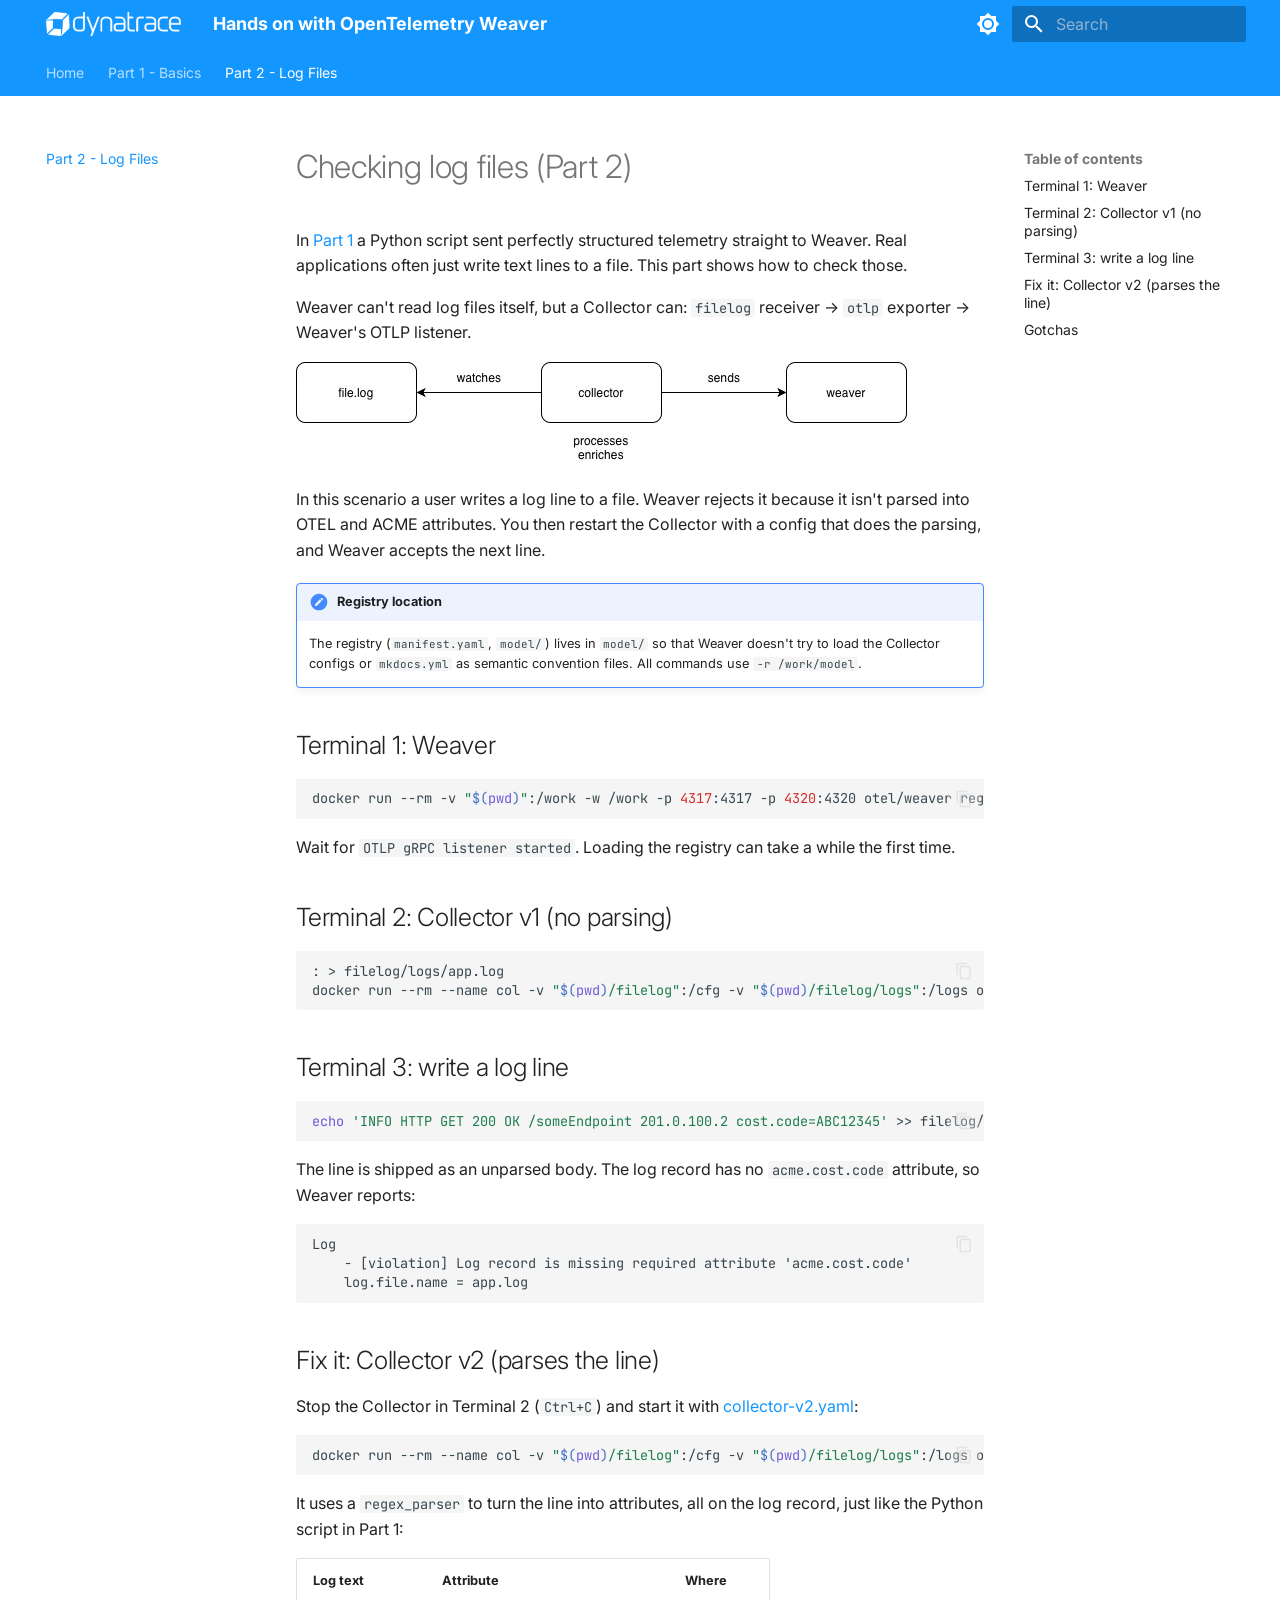
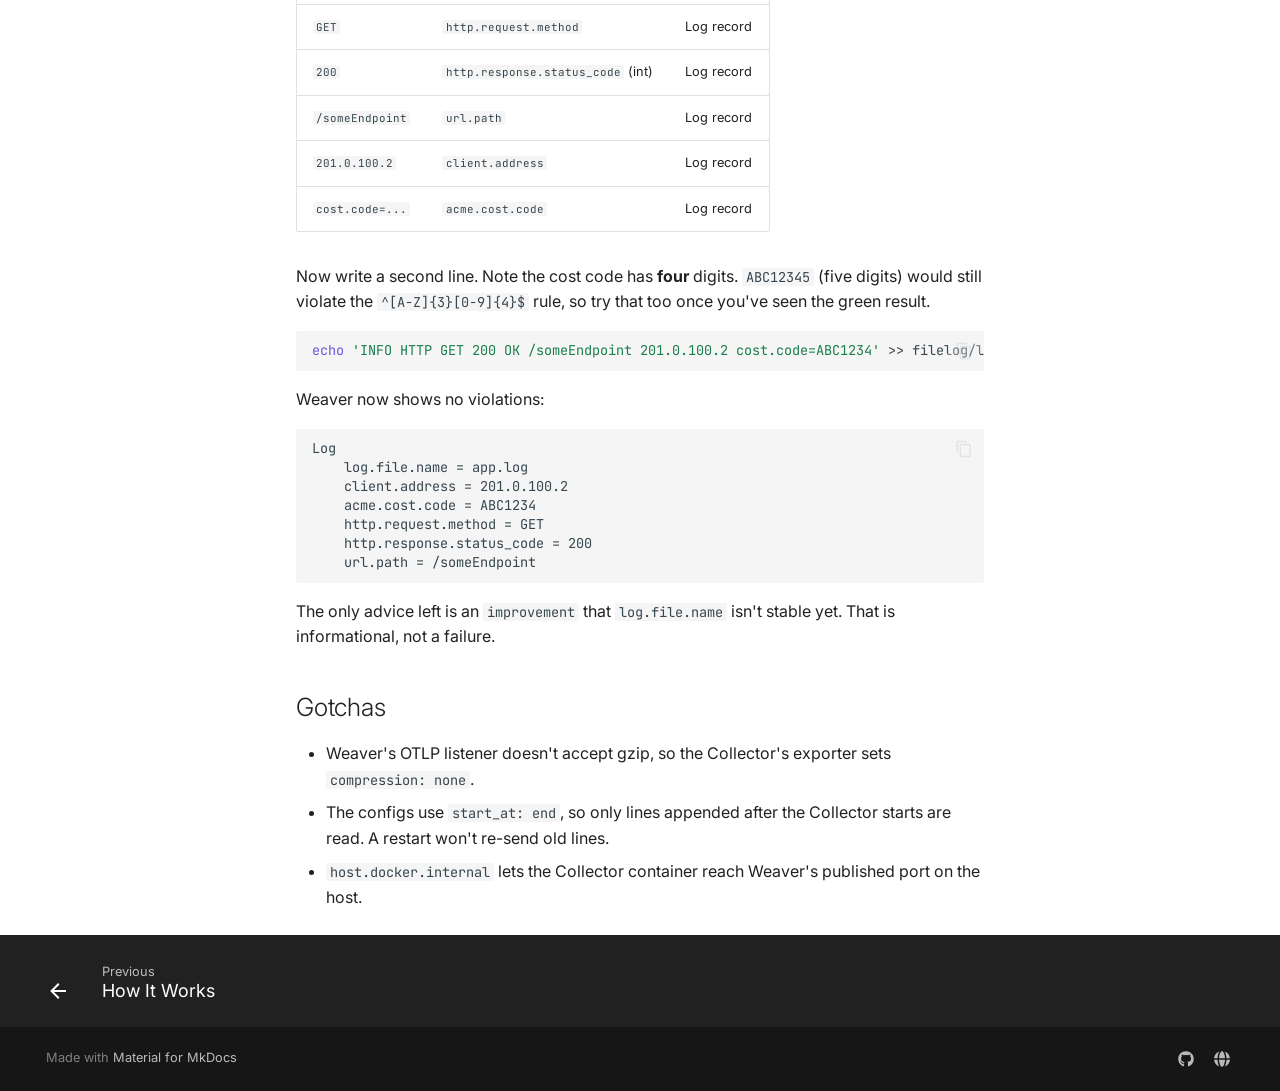
<file: log-files/index.html>
<!doctype html>
<html lang="en" class="no-js">
  <head>
    
      <meta charset="utf-8">
      <meta name="viewport" content="width=device-width,initial-scale=1">
      
        <meta name="description" content="Define and validate telemetry with custom semantic conventions using OpenTelemetry Weaver">
      
      
        <meta name="author" content="Dynatrace">
      
      
      
        <link rel="prev" href="../how-it-works/">
      
      
      
        
      
      
      <link rel="icon" href="../assets/dynatrace-logo.png">
      <meta name="generator" content="mkdocs-1.6.1, mkdocs-material-9.7.7">
    
    
      
        <title>Part 2 - Log Files - Hands on with OpenTelemetry Weaver</title>
      
    
    
      <link rel="stylesheet" href="../assets/stylesheets/main.ec1eaa64.min.css">
      
        
        <link rel="stylesheet" href="../assets/stylesheets/palette.ab4e12ef.min.css">
      
      


    
    
      
    
    
      
        
        
        <link rel="preconnect" href="https://fonts.gstatic.com" crossorigin>
        <link rel="stylesheet" href="https://fonts.googleapis.com/css?family=Inter:300,300i,400,400i,700,700i%7CJetBrains+Mono:400,400i,700,700i&display=fallback">
        <style>:root{--md-text-font:"Inter";--md-code-font:"JetBrains Mono"}</style>
      
    
    
      <link rel="stylesheet" href="../stylesheets/extra.css">
    
    <script>__md_scope=new URL("..",location),__md_hash=e=>[...e].reduce(((e,_)=>(e<<5)-e+_.charCodeAt(0)),0),__md_get=(e,_=localStorage,t=__md_scope)=>JSON.parse(_.getItem(t.pathname+"."+e)),__md_set=(e,_,t=localStorage,a=__md_scope)=>{try{t.setItem(a.pathname+"."+e,JSON.stringify(_))}catch(e){}}</script>
    
      

    
    
  </head>
  
  
    
    
      
    
    
    
    
    <body dir="ltr" data-md-color-scheme="default" data-md-color-primary="custom" data-md-color-accent="custom">
  
    
    <input class="md-toggle" data-md-toggle="drawer" type="checkbox" id="__drawer" autocomplete="off">
    <input class="md-toggle" data-md-toggle="search" type="checkbox" id="__search" autocomplete="off">
    <label class="md-overlay" for="__drawer"></label>
    <div data-md-component="skip">
      
        
        <a href="#checking-log-files-part-2" class="md-skip">
          Skip to content
        </a>
      
    </div>
    <div data-md-component="announce">
      
    </div>
    
    
      

<header class="md-header" data-md-component="header">
  <nav class="md-header__inner md-grid" aria-label="Header">
    <a href=".." title="Hands on with OpenTelemetry Weaver" class="md-header__button md-logo" aria-label="Hands on with OpenTelemetry Weaver" data-md-component="logo">
      
  <img src="../assets/dynatrace-logo.png" alt="logo">

    </a>
    <label class="md-header__button md-icon" for="__drawer">
      
      <svg xmlns="http://www.w3.org/2000/svg" viewBox="0 0 24 24"><path d="M3 6h18v2H3zm0 5h18v2H3zm0 5h18v2H3z"/></svg>
    </label>
    <div class="md-header__title" data-md-component="header-title">
      <div class="md-header__ellipsis">
        <div class="md-header__topic">
          <span class="md-ellipsis">
            Hands on with OpenTelemetry Weaver
          </span>
        </div>
        <div class="md-header__topic" data-md-component="header-topic">
          <span class="md-ellipsis">
            
              Part 2 - Log Files
            
          </span>
        </div>
      </div>
    </div>
    
      
        <form class="md-header__option" data-md-component="palette">
  
    
    
    
    <input class="md-option" data-md-color-media="(prefers-color-scheme: light)" data-md-color-scheme="default" data-md-color-primary="custom" data-md-color-accent="custom"  aria-label="Switch to dark mode"  type="radio" name="__palette" id="__palette_0">
    
      <label class="md-header__button md-icon" title="Switch to dark mode" for="__palette_1" hidden>
        <svg xmlns="http://www.w3.org/2000/svg" viewBox="0 0 24 24"><path d="M12 8a4 4 0 0 0-4 4 4 4 0 0 0 4 4 4 4 0 0 0 4-4 4 4 0 0 0-4-4m0 10a6 6 0 0 1-6-6 6 6 0 0 1 6-6 6 6 0 0 1 6 6 6 6 0 0 1-6 6m8-9.31V4h-4.69L12 .69 8.69 4H4v4.69L.69 12 4 15.31V20h4.69L12 23.31 15.31 20H20v-4.69L23.31 12z"/></svg>
      </label>
    
  
    
    
    
    <input class="md-option" data-md-color-media="(prefers-color-scheme: dark)" data-md-color-scheme="slate" data-md-color-primary="custom" data-md-color-accent="custom"  aria-label="Switch to light mode"  type="radio" name="__palette" id="__palette_1">
    
      <label class="md-header__button md-icon" title="Switch to light mode" for="__palette_0" hidden>
        <svg xmlns="http://www.w3.org/2000/svg" viewBox="0 0 24 24"><path d="M12 18c-.89 0-1.74-.2-2.5-.55C11.56 16.5 13 14.42 13 12s-1.44-4.5-3.5-5.45C10.26 6.2 11.11 6 12 6a6 6 0 0 1 6 6 6 6 0 0 1-6 6m8-9.31V4h-4.69L12 .69 8.69 4H4v4.69L.69 12 4 15.31V20h4.69L12 23.31 15.31 20H20v-4.69L23.31 12z"/></svg>
      </label>
    
  
</form>
      
    
    
      <script>var palette=__md_get("__palette");if(palette&&palette.color){if("(prefers-color-scheme)"===palette.color.media){var media=matchMedia("(prefers-color-scheme: light)"),input=document.querySelector(media.matches?"[data-md-color-media='(prefers-color-scheme: light)']":"[data-md-color-media='(prefers-color-scheme: dark)']");palette.color.media=input.getAttribute("data-md-color-media"),palette.color.scheme=input.getAttribute("data-md-color-scheme"),palette.color.primary=input.getAttribute("data-md-color-primary"),palette.color.accent=input.getAttribute("data-md-color-accent")}for(var[key,value]of Object.entries(palette.color))document.body.setAttribute("data-md-color-"+key,value)}</script>
    
    
    
      
      
        <label class="md-header__button md-icon" for="__search">
          
          <svg xmlns="http://www.w3.org/2000/svg" viewBox="0 0 24 24"><path d="M9.5 3A6.5 6.5 0 0 1 16 9.5c0 1.61-.59 3.09-1.56 4.23l.27.27h.79l5 5-1.5 1.5-5-5v-.79l-.27-.27A6.52 6.52 0 0 1 9.5 16 6.5 6.5 0 0 1 3 9.5 6.5 6.5 0 0 1 9.5 3m0 2C7 5 5 7 5 9.5S7 14 9.5 14 14 12 14 9.5 12 5 9.5 5"/></svg>
        </label>
        <div class="md-search" data-md-component="search" role="dialog">
  <label class="md-search__overlay" for="__search"></label>
  <div class="md-search__inner" role="search">
    <form class="md-search__form" name="search">
      <input type="text" class="md-search__input" name="query" aria-label="Search" placeholder="Search" autocapitalize="off" autocorrect="off" autocomplete="off" spellcheck="false" data-md-component="search-query" required>
      <label class="md-search__icon md-icon" for="__search">
        
        <svg xmlns="http://www.w3.org/2000/svg" viewBox="0 0 24 24"><path d="M9.5 3A6.5 6.5 0 0 1 16 9.5c0 1.61-.59 3.09-1.56 4.23l.27.27h.79l5 5-1.5 1.5-5-5v-.79l-.27-.27A6.52 6.52 0 0 1 9.5 16 6.5 6.5 0 0 1 3 9.5 6.5 6.5 0 0 1 9.5 3m0 2C7 5 5 7 5 9.5S7 14 9.5 14 14 12 14 9.5 12 5 9.5 5"/></svg>
        
        <svg xmlns="http://www.w3.org/2000/svg" viewBox="0 0 24 24"><path d="M20 11v2H8l5.5 5.5-1.42 1.42L4.16 12l7.92-7.92L13.5 5.5 8 11z"/></svg>
      </label>
      <nav class="md-search__options" aria-label="Search">
        
        <button type="reset" class="md-search__icon md-icon" title="Clear" aria-label="Clear" tabindex="-1">
          
          <svg xmlns="http://www.w3.org/2000/svg" viewBox="0 0 24 24"><path d="M19 6.41 17.59 5 12 10.59 6.41 5 5 6.41 10.59 12 5 17.59 6.41 19 12 13.41 17.59 19 19 17.59 13.41 12z"/></svg>
        </button>
      </nav>
      
        <div class="md-search__suggest" data-md-component="search-suggest"></div>
      
    </form>
    <div class="md-search__output">
      <div class="md-search__scrollwrap" tabindex="0" data-md-scrollfix>
        <div class="md-search-result" data-md-component="search-result">
          <div class="md-search-result__meta">
            Initializing search
          </div>
          <ol class="md-search-result__list" role="presentation"></ol>
        </div>
      </div>
    </div>
  </div>
</div>
      
    
    
  </nav>
  
</header>
    
    <div class="md-container" data-md-component="container">
      
      
        
          
            
<nav class="md-tabs" aria-label="Tabs" data-md-component="tabs">
  <div class="md-grid">
    <ul class="md-tabs__list">
      
        
  
  
  
  
    <li class="md-tabs__item">
      <a href=".." class="md-tabs__link">
        
  
  
    
  
  Home

      </a>
    </li>
  

      
        
  
  
  
  
    
    
      <li class="md-tabs__item">
        <a href="../get-started/" class="md-tabs__link">
          
  
  
  Part 1 - Basics

        </a>
      </li>
    
  

      
        
  
  
  
    
  
  
    <li class="md-tabs__item md-tabs__item--active">
      <a href="./" class="md-tabs__link">
        
  
  
    
  
  Part 2 - Log Files

      </a>
    </li>
  

      
    </ul>
  </div>
</nav>
          
        
      
      <main class="md-main" data-md-component="main">
        <div class="md-main__inner md-grid">
          
            
              
              <div class="md-sidebar md-sidebar--primary" data-md-component="sidebar" data-md-type="navigation" >
                <div class="md-sidebar__scrollwrap">
                  <div class="md-sidebar__inner">
                    


  


<nav class="md-nav md-nav--primary md-nav--lifted" aria-label="Navigation" data-md-level="0">
  <label class="md-nav__title" for="__drawer">
    <a href=".." title="Hands on with OpenTelemetry Weaver" class="md-nav__button md-logo" aria-label="Hands on with OpenTelemetry Weaver" data-md-component="logo">
      
  <img src="../assets/dynatrace-logo.png" alt="logo">

    </a>
    Hands on with OpenTelemetry Weaver
  </label>
  
  <ul class="md-nav__list" data-md-scrollfix>
    
      
      
  
  
  
  
    <li class="md-nav__item">
      <a href=".." class="md-nav__link">
        
  
  
  <span class="md-ellipsis">
    
  
    Home
  

    
  </span>
  
  

      </a>
    </li>
  

    
      
      
  
  
  
  
    
    
    
    
      
      
        
      
    
    
    <li class="md-nav__item md-nav__item--nested">
      
        
        
          
        
        <input class="md-nav__toggle md-toggle md-toggle--indeterminate" type="checkbox" id="__nav_2" >
        
          
          <label class="md-nav__link" for="__nav_2" id="__nav_2_label" tabindex="0">
            
  
  
  <span class="md-ellipsis">
    
  
    Part 1 - Basics
  

    
  </span>
  
  

            <span class="md-nav__icon md-icon"></span>
          </label>
        
        <nav class="md-nav" data-md-level="1" aria-labelledby="__nav_2_label" aria-expanded="false">
          <label class="md-nav__title" for="__nav_2">
            <span class="md-nav__icon md-icon"></span>
            
  
    Part 1 - Basics
  

          </label>
          <ul class="md-nav__list" data-md-scrollfix>
            
              
                
  
  
  
  
    <li class="md-nav__item">
      <a href="../get-started/" class="md-nav__link">
        
  
  
  <span class="md-ellipsis">
    
  
    Get Started
  

    
  </span>
  
  

      </a>
    </li>
  

              
            
              
                
  
  
  
  
    <li class="md-nav__item">
      <a href="../interpreting-output/" class="md-nav__link">
        
  
  
  <span class="md-ellipsis">
    
  
    Interpreting Output
  

    
  </span>
  
  

      </a>
    </li>
  

              
            
              
                
  
  
  
  
    <li class="md-nav__item">
      <a href="../how-it-works/" class="md-nav__link">
        
  
  
  <span class="md-ellipsis">
    
  
    How It Works
  

    
  </span>
  
  

      </a>
    </li>
  

              
            
          </ul>
        </nav>
      
    </li>
  

    
      
      
  
  
    
  
  
  
    <li class="md-nav__item md-nav__item--active">
      
      <input class="md-nav__toggle md-toggle" type="checkbox" id="__toc">
      
      
        
      
      
        <label class="md-nav__link md-nav__link--active" for="__toc">
          
  
  
  <span class="md-ellipsis">
    
  
    Part 2 - Log Files
  

    
  </span>
  
  

          <span class="md-nav__icon md-icon"></span>
        </label>
      
      <a href="./" class="md-nav__link md-nav__link--active">
        
  
  
  <span class="md-ellipsis">
    
  
    Part 2 - Log Files
  

    
  </span>
  
  

      </a>
      
        

<nav class="md-nav md-nav--secondary" aria-label="Table of contents">
  
  
  
    
  
  
    <label class="md-nav__title" for="__toc">
      <span class="md-nav__icon md-icon"></span>
      Table of contents
    </label>
    <ul class="md-nav__list" data-md-component="toc" data-md-scrollfix>
      
        <li class="md-nav__item">
  <a href="#terminal-1-weaver" class="md-nav__link">
    <span class="md-ellipsis">
      
        Terminal 1: Weaver
      
    </span>
  </a>
  
</li>
      
        <li class="md-nav__item">
  <a href="#terminal-2-collector-v1-no-parsing" class="md-nav__link">
    <span class="md-ellipsis">
      
        Terminal 2: Collector v1 (no parsing)
      
    </span>
  </a>
  
</li>
      
        <li class="md-nav__item">
  <a href="#terminal-3-write-a-log-line" class="md-nav__link">
    <span class="md-ellipsis">
      
        Terminal 3: write a log line
      
    </span>
  </a>
  
</li>
      
        <li class="md-nav__item">
  <a href="#fix-it-collector-v2-parses-the-line" class="md-nav__link">
    <span class="md-ellipsis">
      
        Fix it: Collector v2 (parses the line)
      
    </span>
  </a>
  
</li>
      
        <li class="md-nav__item">
  <a href="#gotchas" class="md-nav__link">
    <span class="md-ellipsis">
      
        Gotchas
      
    </span>
  </a>
  
</li>
      
    </ul>
  
</nav>
      
    </li>
  

    
  </ul>
</nav>
                  </div>
                </div>
              </div>
            
            
              
              <div class="md-sidebar md-sidebar--secondary" data-md-component="sidebar" data-md-type="toc" >
                <div class="md-sidebar__scrollwrap">
                  <div class="md-sidebar__inner">
                    

<nav class="md-nav md-nav--secondary" aria-label="Table of contents">
  
  
  
    
  
  
    <label class="md-nav__title" for="__toc">
      <span class="md-nav__icon md-icon"></span>
      Table of contents
    </label>
    <ul class="md-nav__list" data-md-component="toc" data-md-scrollfix>
      
        <li class="md-nav__item">
  <a href="#terminal-1-weaver" class="md-nav__link">
    <span class="md-ellipsis">
      
        Terminal 1: Weaver
      
    </span>
  </a>
  
</li>
      
        <li class="md-nav__item">
  <a href="#terminal-2-collector-v1-no-parsing" class="md-nav__link">
    <span class="md-ellipsis">
      
        Terminal 2: Collector v1 (no parsing)
      
    </span>
  </a>
  
</li>
      
        <li class="md-nav__item">
  <a href="#terminal-3-write-a-log-line" class="md-nav__link">
    <span class="md-ellipsis">
      
        Terminal 3: write a log line
      
    </span>
  </a>
  
</li>
      
        <li class="md-nav__item">
  <a href="#fix-it-collector-v2-parses-the-line" class="md-nav__link">
    <span class="md-ellipsis">
      
        Fix it: Collector v2 (parses the line)
      
    </span>
  </a>
  
</li>
      
        <li class="md-nav__item">
  <a href="#gotchas" class="md-nav__link">
    <span class="md-ellipsis">
      
        Gotchas
      
    </span>
  </a>
  
</li>
      
    </ul>
  
</nav>
                  </div>
                </div>
              </div>
            
          
          
            <div class="md-content" data-md-component="content">
              
              <article class="md-content__inner md-typeset">
                
                  



<h1 id="checking-log-files-part-2">Checking log files (Part 2)<a class="headerlink" href="#checking-log-files-part-2" title="Permanent link">&para;</a></h1>
<p>In <a href="../get-started/">Part 1</a> a Python script sent perfectly structured telemetry straight to Weaver. Real applications often just write text lines to a file. This part shows how to check those.</p>
<p>Weaver can't read log files itself, but a Collector can: <code>filelog</code> receiver → <code>otlp</code> exporter → Weaver's OTLP listener.</p>
<p><img alt="logs with collector and weaver architecture" src="../assets/logs-with-collector-and-weaver.jpg" /></p>
<p>In this scenario a user writes a log line to a file. Weaver rejects it because it isn't parsed into OTEL and ACME attributes. You then restart the Collector with a config that does the parsing, and Weaver accepts the next line.</p>
<div class="admonition note">
<p class="admonition-title">Registry location</p>
<p>The registry (<code>manifest.yaml</code>, <code>model/</code>) lives in <code>model/</code> so that Weaver doesn't try to load the Collector configs or <code>mkdocs.yml</code> as semantic convention files. All commands use <code>-r /work/model</code>.</p>
</div>
<h2 id="terminal-1-weaver">Terminal 1: Weaver<a class="headerlink" href="#terminal-1-weaver" title="Permanent link">&para;</a></h2>
<div class="language-bash highlight"><pre><span></span><code><span id="__span-0-1"><a id="__codelineno-0-1" name="__codelineno-0-1" href="#__codelineno-0-1"></a>docker<span class="w"> </span>run<span class="w"> </span>--rm<span class="w"> </span>-v<span class="w"> </span><span class="s2">"</span><span class="k">$(</span><span class="nb">pwd</span><span class="k">)</span><span class="s2">"</span>:/work<span class="w"> </span>-w<span class="w"> </span>/work<span class="w"> </span>-p<span class="w"> </span><span class="m">4317</span>:4317<span class="w"> </span>-p<span class="w"> </span><span class="m">4320</span>:4320<span class="w"> </span>otel/weaver<span class="w"> </span>registry<span class="w"> </span>live-check<span class="w"> </span>-r<span class="w"> </span>/work/model<span class="w"> </span>--advice-policies<span class="w"> </span>/work/policies<span class="w"> </span>--otlp-grpc-address<span class="w"> </span><span class="m">0</span>.0.0.0<span class="w"> </span>--inactivity-timeout<span class="w"> </span><span class="m">120</span>
</span></code></pre></div>
<p>Wait for <code>OTLP gRPC listener started</code>. Loading the registry can take a while the first time.</p>
<h2 id="terminal-2-collector-v1-no-parsing">Terminal 2: Collector v1 (no parsing)<a class="headerlink" href="#terminal-2-collector-v1-no-parsing" title="Permanent link">&para;</a></h2>
<div class="language-bash highlight"><pre><span></span><code><span id="__span-1-1"><a id="__codelineno-1-1" name="__codelineno-1-1" href="#__codelineno-1-1"></a>:<span class="w"> </span>&gt;<span class="w"> </span>filelog/logs/app.log
</span><span id="__span-1-2"><a id="__codelineno-1-2" name="__codelineno-1-2" href="#__codelineno-1-2"></a>docker<span class="w"> </span>run<span class="w"> </span>--rm<span class="w"> </span>--name<span class="w"> </span>col<span class="w"> </span>-v<span class="w"> </span><span class="s2">"</span><span class="k">$(</span><span class="nb">pwd</span><span class="k">)</span><span class="s2">/filelog"</span>:/cfg<span class="w"> </span>-v<span class="w"> </span><span class="s2">"</span><span class="k">$(</span><span class="nb">pwd</span><span class="k">)</span><span class="s2">/filelog/logs"</span>:/logs<span class="w"> </span>otel/opentelemetry-collector-contrib:latest<span class="w"> </span>--config<span class="w"> </span>/cfg/collector-v1.yaml
</span></code></pre></div>
<h2 id="terminal-3-write-a-log-line">Terminal 3: write a log line<a class="headerlink" href="#terminal-3-write-a-log-line" title="Permanent link">&para;</a></h2>
<div class="language-bash highlight"><pre><span></span><code><span id="__span-2-1"><a id="__codelineno-2-1" name="__codelineno-2-1" href="#__codelineno-2-1"></a><span class="nb">echo</span><span class="w"> </span><span class="s1">'INFO HTTP GET 200 OK /someEndpoint 201.0.100.2 cost.code=ABC12345'</span><span class="w"> </span>&gt;&gt;<span class="w"> </span>filelog/logs/app.log
</span></code></pre></div>
<p>The line is shipped as an unparsed body. The log record has no <code>acme.cost.code</code> attribute, so Weaver reports:</p>
<div class="language-text highlight"><pre><span></span><code><span id="__span-3-1"><a id="__codelineno-3-1" name="__codelineno-3-1" href="#__codelineno-3-1"></a>Log
</span><span id="__span-3-2"><a id="__codelineno-3-2" name="__codelineno-3-2" href="#__codelineno-3-2"></a>    - [violation] Log record is missing required attribute 'acme.cost.code'
</span><span id="__span-3-3"><a id="__codelineno-3-3" name="__codelineno-3-3" href="#__codelineno-3-3"></a>    log.file.name = app.log
</span></code></pre></div>
<h2 id="fix-it-collector-v2-parses-the-line">Fix it: Collector v2 (parses the line)<a class="headerlink" href="#fix-it-collector-v2-parses-the-line" title="Permanent link">&para;</a></h2>
<p>Stop the Collector in Terminal 2 (<code>Ctrl+C</code>) and start it with <a href="https://github.com/agardnerIT/otel-weaver-hands-on/blob/main/filelog/collector-v2.yaml">collector-v2.yaml</a>:</p>
<div class="language-bash highlight"><pre><span></span><code><span id="__span-4-1"><a id="__codelineno-4-1" name="__codelineno-4-1" href="#__codelineno-4-1"></a>docker<span class="w"> </span>run<span class="w"> </span>--rm<span class="w"> </span>--name<span class="w"> </span>col<span class="w"> </span>-v<span class="w"> </span><span class="s2">"</span><span class="k">$(</span><span class="nb">pwd</span><span class="k">)</span><span class="s2">/filelog"</span>:/cfg<span class="w"> </span>-v<span class="w"> </span><span class="s2">"</span><span class="k">$(</span><span class="nb">pwd</span><span class="k">)</span><span class="s2">/filelog/logs"</span>:/logs<span class="w"> </span>otel/opentelemetry-collector-contrib:latest<span class="w"> </span>--config<span class="w"> </span>/cfg/collector-v2.yaml
</span></code></pre></div>
<p>It uses a <code>regex_parser</code> to turn the line into attributes, all on the log record, just like the Python script in Part 1:</p>
<table>
<thead>
<tr>
<th>Log text</th>
<th>Attribute</th>
<th>Where</th>
</tr>
</thead>
<tbody>
<tr>
<td><code>GET</code></td>
<td><code>http.request.method</code></td>
<td>Log record</td>
</tr>
<tr>
<td><code>200</code></td>
<td><code>http.response.status_code</code> (int)</td>
<td>Log record</td>
</tr>
<tr>
<td><code>/someEndpoint</code></td>
<td><code>url.path</code></td>
<td>Log record</td>
</tr>
<tr>
<td><code>201.0.100.2</code></td>
<td><code>client.address</code></td>
<td>Log record</td>
</tr>
<tr>
<td><code>cost.code=...</code></td>
<td><code>acme.cost.code</code></td>
<td>Log record</td>
</tr>
</tbody>
</table>
<p>Now write a second line. Note the cost code has <strong>four</strong> digits. <code>ABC12345</code> (five digits) would still violate the <code>^[A-Z]{3}[0-9]{4}$</code> rule, so try that too once you've seen the green result.</p>
<div class="language-bash highlight"><pre><span></span><code><span id="__span-5-1"><a id="__codelineno-5-1" name="__codelineno-5-1" href="#__codelineno-5-1"></a><span class="nb">echo</span><span class="w"> </span><span class="s1">'INFO HTTP GET 200 OK /someEndpoint 201.0.100.2 cost.code=ABC1234'</span><span class="w"> </span>&gt;&gt;<span class="w"> </span>filelog/logs/app.log
</span></code></pre></div>
<p>Weaver now shows no violations:</p>
<div class="language-text highlight"><pre><span></span><code><span id="__span-6-1"><a id="__codelineno-6-1" name="__codelineno-6-1" href="#__codelineno-6-1"></a>Log
</span><span id="__span-6-2"><a id="__codelineno-6-2" name="__codelineno-6-2" href="#__codelineno-6-2"></a>    log.file.name = app.log
</span><span id="__span-6-3"><a id="__codelineno-6-3" name="__codelineno-6-3" href="#__codelineno-6-3"></a>    client.address = 201.0.100.2
</span><span id="__span-6-4"><a id="__codelineno-6-4" name="__codelineno-6-4" href="#__codelineno-6-4"></a>    acme.cost.code = ABC1234
</span><span id="__span-6-5"><a id="__codelineno-6-5" name="__codelineno-6-5" href="#__codelineno-6-5"></a>    http.request.method = GET
</span><span id="__span-6-6"><a id="__codelineno-6-6" name="__codelineno-6-6" href="#__codelineno-6-6"></a>    http.response.status_code = 200
</span><span id="__span-6-7"><a id="__codelineno-6-7" name="__codelineno-6-7" href="#__codelineno-6-7"></a>    url.path = /someEndpoint
</span></code></pre></div>
<p>The only advice left is an <code>improvement</code> that <code>log.file.name</code> isn't stable yet. That is informational, not a failure.</p>
<h2 id="gotchas">Gotchas<a class="headerlink" href="#gotchas" title="Permanent link">&para;</a></h2>
<ul>
<li>Weaver's OTLP listener doesn't accept gzip, so the Collector's exporter sets <code>compression: none</code>.</li>
<li>The configs use <code>start_at: end</code>, so only lines appended after the Collector starts are read. A restart won't re-send old lines.</li>
<li><code>host.docker.internal</code> lets the Collector container reach Weaver's published port on the host.</li>
</ul>












                
              </article>
            </div>
          
          
  <script>var tabs=__md_get("__tabs");if(Array.isArray(tabs))e:for(var set of document.querySelectorAll(".tabbed-set")){var labels=set.querySelector(".tabbed-labels");for(var tab of tabs)for(var label of labels.getElementsByTagName("label"))if(label.innerText.trim()===tab){var input=document.getElementById(label.htmlFor);input.checked=!0;continue e}}</script>

<script>var target=document.getElementById(location.hash.slice(1));target&&target.name&&(target.checked=target.name.startsWith("__tabbed_"))</script>
        </div>
        
          <button type="button" class="md-top md-icon" data-md-component="top" hidden>
  
  <svg xmlns="http://www.w3.org/2000/svg" viewBox="0 0 24 24"><path d="M13 20h-2V8l-5.5 5.5-1.42-1.42L12 4.16l7.92 7.92-1.42 1.42L13 8z"/></svg>
  Back to top
</button>
        
      </main>
      
        <footer class="md-footer">
  
    
      
      <nav class="md-footer__inner md-grid" aria-label="Footer" >
        
          
          <a href="../how-it-works/" class="md-footer__link md-footer__link--prev" aria-label="Previous: How It Works">
            <div class="md-footer__button md-icon">
              
              <svg xmlns="http://www.w3.org/2000/svg" viewBox="0 0 24 24"><path d="M20 11v2H8l5.5 5.5-1.42 1.42L4.16 12l7.92-7.92L13.5 5.5 8 11z"/></svg>
            </div>
            <div class="md-footer__title">
              <span class="md-footer__direction">
                Previous
              </span>
              <div class="md-ellipsis">
                How It Works
              </div>
            </div>
          </a>
        
        
      </nav>
    
  
  <div class="md-footer-meta md-typeset">
    <div class="md-footer-meta__inner md-grid">
      <div class="md-copyright">
  
  
    Made with
    <a href="https://squidfunk.github.io/mkdocs-material/" target="_blank" rel="noopener">
      Material for MkDocs
    </a>
  
</div>
      
        
<div class="md-social">
  
    
    
    
    
      
      
    
    <a href="https://github.com/dynatrace" target="_blank" rel="noopener" title="github.com" class="md-social__link">
      <svg xmlns="http://www.w3.org/2000/svg" viewBox="0 0 512 512"><!--! Font Awesome Free 7.1.0 by @fontawesome - https://fontawesome.com License - https://fontawesome.com/license/free (Icons: CC BY 4.0, Fonts: SIL OFL 1.1, Code: MIT License) Copyright 2025 Fonticons, Inc.--><path d="M173.9 397.4c0 2-2.3 3.6-5.2 3.6-3.3.3-5.6-1.3-5.6-3.6 0-2 2.3-3.6 5.2-3.6 3-.3 5.6 1.3 5.6 3.6m-31.1-4.5c-.7 2 1.3 4.3 4.3 4.9 2.6 1 5.6 0 6.2-2s-1.3-4.3-4.3-5.2c-2.6-.7-5.5.3-6.2 2.3m44.2-1.7c-2.9.7-4.9 2.6-4.6 4.9.3 2 2.9 3.3 5.9 2.6 2.9-.7 4.9-2.6 4.6-4.6-.3-1.9-3-3.2-5.9-2.9M252.8 8C114.1 8 8 113.3 8 252c0 110.9 69.8 205.8 169.5 239.2 12.8 2.3 17.3-5.6 17.3-12.1 0-6.2-.3-40.4-.3-61.4 0 0-70 15-84.7-29.8 0 0-11.4-29.1-27.8-36.6 0 0-22.9-15.7 1.6-15.4 0 0 24.9 2 38.6 25.8 21.9 38.6 58.6 27.5 72.9 20.9 2.3-16 8.8-27.1 16-33.7-55.9-6.2-112.3-14.3-112.3-110.5 0-27.5 7.6-41.3 23.6-58.9-2.6-6.5-11.1-33.3 2.6-67.9 20.9-6.5 69 27 69 27 20-5.6 41.5-8.5 62.8-8.5s42.8 2.9 62.8 8.5c0 0 48.1-33.6 69-27 13.7 34.7 5.2 61.4 2.6 67.9 16 17.7 25.8 31.5 25.8 58.9 0 96.5-58.9 104.2-114.8 110.5 9.2 7.9 17 22.9 17 46.4 0 33.7-.3 75.4-.3 83.6 0 6.5 4.6 14.4 17.3 12.1C436.2 457.8 504 362.9 504 252 504 113.3 391.5 8 252.8 8M105.2 352.9c-1.3 1-1 3.3.7 5.2 1.6 1.6 3.9 2.3 5.2 1 1.3-1 1-3.3-.7-5.2-1.6-1.6-3.9-2.3-5.2-1m-10.8-8.1c-.7 1.3.3 2.9 2.3 3.9 1.6 1 3.6.7 4.3-.7.7-1.3-.3-2.9-2.3-3.9-2-.6-3.6-.3-4.3.7m32.4 35.6c-1.6 1.3-1 4.3 1.3 6.2 2.3 2.3 5.2 2.6 6.5 1 1.3-1.3.7-4.3-1.3-6.2-2.2-2.3-5.2-2.6-6.5-1m-11.4-14.7c-1.6 1-1.6 3.6 0 5.9s4.3 3.3 5.6 2.3c1.6-1.3 1.6-3.9 0-6.2-1.4-2.3-4-3.3-5.6-2"/></svg>
    </a>
  
    
    
    
    
      
      
    
    <a href="https://dynatrace.com" target="_blank" rel="noopener" title="dynatrace.com" class="md-social__link">
      <svg xmlns="http://www.w3.org/2000/svg" viewBox="0 0 512 512"><!--! Font Awesome Free 7.1.0 by @fontawesome - https://fontawesome.com License - https://fontawesome.com/license/free (Icons: CC BY 4.0, Fonts: SIL OFL 1.1, Code: MIT License) Copyright 2025 Fonticons, Inc.--><path d="M351.9 280H161c2.9 64.5 17.2 123.9 37.5 167.4 11.4 24.5 23.7 41.8 35.1 52.4 11.2 10.5 18.9 12.2 22.9 12.2s11.7-1.7 22.9-12.2c11.4-10.6 23.7-28 35.1-52.4 20.3-43.5 34.6-102.9 37.5-167.4zm-191-48h190.9c-2.8-64.5-17.1-123.9-37.4-167.4-11.4-24.4-23.7-41.8-35.1-52.4C268.1 1.7 260.4 0 256.4 0s-11.7 1.7-22.9 12.2c-11.4 10.6-23.7 28-35.1 52.4-20.3 43.5-34.6 102.9-37.5 167.4m-48 0c3.5-85.6 25.6-165.1 57.9-217.3C78.7 47.3 10.9 131.2 1.5 232zM1.5 280c9.4 100.8 77.2 184.7 169.3 217.3-32.3-52.2-54.4-131.7-57.9-217.3zm398.4 0c-3.5 85.6-25.6 165.1-57.9 217.3 92.1-32.7 159.9-116.5 169.3-217.3zm111.4-48C501.9 131.2 434.1 47.3 342 14.7c32.3 52.2 54.4 131.7 57.9 217.3z"/></svg>
    </a>
  
</div>
      
    </div>
  </div>
</footer>
      
    </div>
    <div class="md-dialog" data-md-component="dialog">
      <div class="md-dialog__inner md-typeset"></div>
    </div>
    
    
    
      
      
      <script id="__config" type="application/json">{"annotate": null, "base": "..", "features": ["navigation.tabs", "navigation.sections", "navigation.expand", "navigation.top", "navigation.footer", "search.highlight", "search.suggest", "content.code.copy", "content.code.annotate", "content.tabs.link"], "search": "../assets/javascripts/workers/search.2c215733.min.js", "tags": null, "translations": {"clipboard.copied": "Copied to clipboard", "clipboard.copy": "Copy to clipboard", "search.result.more.one": "1 more on this page", "search.result.more.other": "# more on this page", "search.result.none": "No matching documents", "search.result.one": "1 matching document", "search.result.other": "# matching documents", "search.result.placeholder": "Type to start searching", "search.result.term.missing": "Missing", "select.version": "Select version"}, "version": null}</script>
    
    
      <script src="../assets/javascripts/bundle.d7400e89.min.js"></script>
      
        <script src="../javascripts/external-links.js"></script>
      
    
  </body>
</html>
</file>
<file: stylesheets/extra.css>
:root > * {
  --md-primary-fg-color: #1496ff;
  --md-primary-fg-color--light: #4fb0ff;
  --md-primary-fg-color--dark: #0a6fc2;
  --md-accent-fg-color: #6f2da8;
}
</file>
<file: assets/stylesheets/main.ec1eaa64.min.css>
@charset "UTF-8";html{-webkit-text-size-adjust:none;-moz-text-size-adjust:none;text-size-adjust:none;box-sizing:border-box}*,:after,:before{box-sizing:inherit}@media (prefers-reduced-motion){*,:after,:before{transition:none!important}}body{margin:0}a,button,input,label{-webkit-tap-highlight-color:transparent}a{color:inherit;text-decoration:none}hr{border:0;box-sizing:initial;display:block;height:.05rem;overflow:visible;padding:0}small{font-size:80%}sub,sup{line-height:1em}img{border-style:none}table{border-collapse:initial;border-spacing:0}td,th{font-weight:400;vertical-align:top}button{background:#0000;border:0;font-family:inherit;font-size:inherit;margin:0;padding:0}input{border:0;outline:none}:root{--md-primary-fg-color:#4051b5;--md-primary-fg-color--light:#5d6cc0;--md-primary-fg-color--dark:#303fa1;--md-primary-bg-color:#fff;--md-primary-bg-color--light:#ffffffb3;--md-accent-fg-color:#526cfe;--md-accent-fg-color--transparent:#526cfe1a;--md-accent-bg-color:#fff;--md-accent-bg-color--light:#ffffffb3}[data-md-color-scheme=default]{color-scheme:light}[data-md-color-scheme=default] img[src$="#gh-dark-mode-only"],[data-md-color-scheme=default] img[src$="#only-dark"]{display:none}:root,[data-md-color-scheme=default]{--md-hue:225deg;--md-default-fg-color:#000000de;--md-default-fg-color--light:#0000008a;--md-default-fg-color--lighter:#00000052;--md-default-fg-color--lightest:#00000012;--md-default-bg-color:#fff;--md-default-bg-color--light:#ffffffb3;--md-default-bg-color--lighter:#ffffff4d;--md-default-bg-color--lightest:#ffffff1f;--md-code-fg-color:#36464e;--md-code-bg-color:#f5f5f5;--md-code-bg-color--light:#f5f5f5b3;--md-code-bg-color--lighter:#f5f5f54d;--md-code-hl-color:#4287ff;--md-code-hl-color--light:#4287ff1a;--md-code-hl-number-color:#d52a2a;--md-code-hl-special-color:#db1457;--md-code-hl-function-color:#a846b9;--md-code-hl-constant-color:#6e59d9;--md-code-hl-keyword-color:#3f6ec6;--md-code-hl-string-color:#1c7d4d;--md-code-hl-name-color:var(--md-code-fg-color);--md-code-hl-operator-color:var(--md-default-fg-color--light);--md-code-hl-punctuation-color:var(--md-default-fg-color--light);--md-code-hl-comment-color:var(--md-default-fg-color--light);--md-code-hl-generic-color:var(--md-default-fg-color--light);--md-code-hl-variable-color:var(--md-default-fg-color--light);--md-typeset-color:var(--md-default-fg-color);--md-typeset-a-color:var(--md-primary-fg-color);--md-typeset-del-color:#f5503d26;--md-typeset-ins-color:#0bd57026;--md-typeset-kbd-color:#fafafa;--md-typeset-kbd-accent-color:#fff;--md-typeset-kbd-border-color:#b8b8b8;--md-typeset-mark-color:#ffff0080;--md-typeset-table-color:#0000001f;--md-typeset-table-color--light:rgba(0,0,0,.035);--md-admonition-fg-color:var(--md-default-fg-color);--md-admonition-bg-color:var(--md-default-bg-color);--md-warning-fg-color:#000000de;--md-warning-bg-color:#ff9;--md-footer-fg-color:#fff;--md-footer-fg-color--light:#ffffffb3;--md-footer-fg-color--lighter:#ffffff73;--md-footer-bg-color:#000000de;--md-footer-bg-color--dark:#00000052;--md-shadow-z1:0 0.2rem 0.5rem #0000000d,0 0 0.05rem #0000001a;--md-shadow-z2:0 0.2rem 0.5rem #0000001a,0 0 0.05rem #00000040;--md-shadow-z3:0 0.2rem 0.5rem #0003,0 0 0.05rem #00000059}.md-icon svg{fill:currentcolor;display:block;height:1.2rem;width:1.2rem}body{-webkit-font-smoothing:antialiased;-moz-osx-font-smoothing:grayscale;--md-text-font-family:var(--md-text-font,_),-apple-system,BlinkMacSystemFont,Helvetica,Arial,sans-serif;--md-code-font-family:var(--md-code-font,_),SFMono-Regular,Consolas,Menlo,monospace}aside,body,input{font-feature-settings:"kern","liga";color:var(--md-typeset-color);font-family:var(--md-text-font-family)}code,kbd,pre{font-feature-settings:"kern";font-family:var(--md-code-font-family)}:root{--md-typeset-table-sort-icon:url('data:image/svg+xml;charset=utf-8,<svg xmlns="http://www.w3.org/2000/svg" viewBox="0 0 24 24"><path d="m18 21-4-4h3V7h-3l4-4 4 4h-3v10h3M2 19v-2h10v2M2 13v-2h7v2M2 7V5h4v2z"/></svg>');--md-typeset-table-sort-icon--asc:url('data:image/svg+xml;charset=utf-8,<svg xmlns="http://www.w3.org/2000/svg" viewBox="0 0 24 24"><path d="M19 17h3l-4 4-4-4h3V3h2M2 17h10v2H2M6 5v2H2V5m0 6h7v2H2z"/></svg>');--md-typeset-table-sort-icon--desc:url('data:image/svg+xml;charset=utf-8,<svg xmlns="http://www.w3.org/2000/svg" viewBox="0 0 24 24"><path d="M19 7h3l-4-4-4 4h3v14h2M2 17h10v2H2M6 5v2H2V5m0 6h7v2H2z"/></svg>')}.md-typeset{-webkit-print-color-adjust:exact;color-adjust:exact;font-size:.8rem;line-height:1.6;overflow-wrap:break-word}@media print{.md-typeset{font-size:.68rem}}.md-typeset blockquote,.md-typeset dl,.md-typeset figure,.md-typeset ol,.md-typeset pre,.md-typeset ul{margin-bottom:1em;margin-top:1em}.md-typeset h1{color:var(--md-default-fg-color--light);font-size:2em;line-height:1.3;margin:0 0 1.25em}.md-typeset h1,.md-typeset h2{font-weight:300;letter-spacing:-.01em}.md-typeset h2{font-size:1.5625em;line-height:1.4;margin:1.6em 0 .64em}.md-typeset h3{font-size:1.25em;font-weight:400;letter-spacing:-.01em;line-height:1.5;margin:1.6em 0 .8em}.md-typeset h2+h3{margin-top:.8em}.md-typeset h4{font-weight:700;letter-spacing:-.01em;margin:1em 0}.md-typeset h5,.md-typeset h6{color:var(--md-default-fg-color--light);font-size:.8em;font-weight:700;letter-spacing:-.01em;margin:1.25em 0}.md-typeset h5{text-transform:uppercase}.md-typeset h5 code{text-transform:none}.md-typeset hr{border-bottom:.05rem solid var(--md-default-fg-color--lightest);display:flow-root;margin:1.5em 0}.md-typeset a{color:var(--md-typeset-a-color);word-break:break-word}.md-typeset a,.md-typeset a:before{transition:color 125ms}.md-typeset a:focus,.md-typeset a:hover{color:var(--md-accent-fg-color)}.md-typeset a:focus code,.md-typeset a:hover code{background-color:var(--md-accent-fg-color--transparent);color:var(--md-accent-fg-color)}.md-typeset a code{color:var(--md-typeset-a-color)}.md-typeset a.focus-visible{outline-color:var(--md-accent-fg-color);outline-offset:.2rem}.md-typeset code,.md-typeset kbd,.md-typeset pre{color:var(--md-code-fg-color);direction:ltr;font-variant-ligatures:none;transition:background-color 125ms}@media print{.md-typeset code,.md-typeset kbd,.md-typeset pre{white-space:pre-wrap}}.md-typeset code{background-color:var(--md-code-bg-color);border-radius:.1rem;-webkit-box-decoration-break:clone;box-decoration-break:clone;font-size:.85em;padding:0 .2941176471em;transition:color 125ms,background-color 125ms;word-break:break-word}.md-typeset code:not(.focus-visible){-webkit-tap-highlight-color:transparent;outline:none}.md-typeset pre{display:flow-root;line-height:1.4;position:relative}.md-typeset pre>code{-webkit-box-decoration-break:slice;box-decoration-break:slice;box-shadow:none;display:block;margin:0;outline-color:var(--md-accent-fg-color);overflow:auto;padding:.7720588235em 1.1764705882em;scrollbar-color:var(--md-default-fg-color--lighter) #0000;scrollbar-width:thin;touch-action:auto;word-break:normal}.md-typeset pre>code:hover{scrollbar-color:var(--md-accent-fg-color) #0000}.md-typeset pre>code::-webkit-scrollbar{height:.2rem;width:.2rem}.md-typeset pre>code::-webkit-scrollbar-thumb{background-color:var(--md-default-fg-color--lighter)}.md-typeset pre>code::-webkit-scrollbar-thumb:hover{background-color:var(--md-accent-fg-color)}.md-typeset kbd{background-color:var(--md-typeset-kbd-color);border-radius:.1rem;box-shadow:0 .1rem 0 .05rem var(--md-typeset-kbd-border-color),0 .1rem 0 var(--md-typeset-kbd-border-color),0 -.1rem .2rem var(--md-typeset-kbd-accent-color) inset;color:var(--md-default-fg-color);display:inline-block;font-size:.75em;padding:0 .6666666667em;vertical-align:text-top;word-break:break-word}.md-typeset mark{background-color:var(--md-typeset-mark-color);-webkit-box-decoration-break:clone;box-decoration-break:clone;color:inherit;word-break:break-word}.md-typeset abbr{cursor:help;text-decoration:none}.md-typeset [data-preview],.md-typeset abbr{border-bottom:.05rem dotted var(--md-default-fg-color--light)}.md-typeset small{opacity:.75}[dir=ltr] .md-typeset sub,[dir=ltr] .md-typeset sup{margin-left:.078125em}[dir=rtl] .md-typeset sub,[dir=rtl] .md-typeset sup{margin-right:.078125em}[dir=ltr] .md-typeset blockquote{padding-left:.6rem}[dir=rtl] .md-typeset blockquote{padding-right:.6rem}[dir=ltr] .md-typeset blockquote{border-left:.2rem solid var(--md-default-fg-color--lighter)}[dir=rtl] .md-typeset blockquote{border-right:.2rem solid var(--md-default-fg-color--lighter)}.md-typeset blockquote{color:var(--md-default-fg-color--light);margin-left:0;margin-right:0}.md-typeset ul{list-style-type:disc}.md-typeset ul[type]{list-style-type:revert-layer}[dir=ltr] .md-typeset ol,[dir=ltr] .md-typeset ul{margin-left:.625em}[dir=rtl] .md-typeset ol,[dir=rtl] .md-typeset ul{margin-right:.625em}.md-typeset ol,.md-typeset ul{padding:0}.md-typeset ol:not([hidden]),.md-typeset ul:not([hidden]){display:flow-root}.md-typeset ol ol,.md-typeset ul ol{list-style-type:lower-alpha}.md-typeset ol ol ol,.md-typeset ul ol ol{list-style-type:lower-roman}.md-typeset ol ol ol ol,.md-typeset ul ol ol ol{list-style-type:upper-alpha}.md-typeset ol ol ol ol ol,.md-typeset ul ol ol ol ol{list-style-type:upper-roman}.md-typeset ol[type],.md-typeset ul[type]{list-style-type:revert-layer}[dir=ltr] .md-typeset ol li,[dir=ltr] .md-typeset ul li{margin-left:1.25em}[dir=rtl] .md-typeset ol li,[dir=rtl] .md-typeset ul li{margin-right:1.25em}.md-typeset ol li,.md-typeset ul li{margin-bottom:.5em}.md-typeset ol li blockquote,.md-typeset ol li p,.md-typeset ul li blockquote,.md-typeset ul li p{margin:.5em 0}.md-typeset ol li:last-child,.md-typeset ul li:last-child{margin-bottom:0}[dir=ltr] .md-typeset ol li ol,[dir=ltr] .md-typeset ol li ul,[dir=ltr] .md-typeset ul li ol,[dir=ltr] .md-typeset ul li ul{margin-left:.625em}[dir=rtl] .md-typeset ol li ol,[dir=rtl] .md-typeset ol li ul,[dir=rtl] .md-typeset ul li ol,[dir=rtl] .md-typeset ul li ul{margin-right:.625em}.md-typeset ol li ol,.md-typeset ol li ul,.md-typeset ul li ol,.md-typeset ul li ul{margin-bottom:.5em;margin-top:.5em}[dir=ltr] .md-typeset dd{margin-left:1.875em}[dir=rtl] .md-typeset dd{margin-right:1.875em}.md-typeset dd{margin-bottom:1.5em;margin-top:1em}.md-typeset img,.md-typeset svg,.md-typeset video{height:auto;max-width:100%}.md-typeset img[align=left]{margin:1em 1em 1em 0}.md-typeset img[align=right]{margin:1em 0 1em 1em}.md-typeset img[align]:only-child{margin-top:0}.md-typeset figure{display:flow-root;margin:1em auto;max-width:100%;text-align:center;width:fit-content}.md-typeset figure img{display:block;margin:0 auto}.md-typeset figcaption{font-style:italic;margin:1em auto;max-width:24rem}.md-typeset iframe{max-width:100%}.md-typeset table:not([class]){background-color:var(--md-default-bg-color);border:.05rem solid var(--md-typeset-table-color);border-radius:.1rem;display:inline-block;font-size:.64rem;max-width:100%;overflow:auto;touch-action:auto}@media print{.md-typeset table:not([class]){display:table}}.md-typeset table:not([class])+*{margin-top:1.5em}.md-typeset table:not([class]) td>:first-child,.md-typeset table:not([class]) th>:first-child{margin-top:0}.md-typeset table:not([class]) td>:last-child,.md-typeset table:not([class]) th>:last-child{margin-bottom:0}.md-typeset table:not([class]) td:not([align]),.md-typeset table:not([class]) th:not([align]){text-align:left}[dir=rtl] .md-typeset table:not([class]) td:not([align]),[dir=rtl] .md-typeset table:not([class]) th:not([align]){text-align:right}.md-typeset table:not([class]) th{font-weight:700;min-width:5rem;padding:.9375em 1.25em;vertical-align:top}.md-typeset table:not([class]) td{border-top:.05rem solid var(--md-typeset-table-color);padding:.9375em 1.25em;vertical-align:top}.md-typeset table:not([class]) tbody tr{transition:background-color 125ms}.md-typeset table:not([class]) tbody tr:hover{background-color:var(--md-typeset-table-color--light);box-shadow:0 .05rem 0 var(--md-default-bg-color) inset}.md-typeset table:not([class]) a{word-break:normal}.md-typeset table th[role=columnheader]{cursor:pointer}[dir=ltr] .md-typeset table th[role=columnheader]:after{margin-left:.5em}[dir=rtl] .md-typeset table th[role=columnheader]:after{margin-right:.5em}.md-typeset table th[role=columnheader]:after{content:"";display:inline-block;height:1.2em;-webkit-mask-image:var(--md-typeset-table-sort-icon);mask-image:var(--md-typeset-table-sort-icon);-webkit-mask-repeat:no-repeat;mask-repeat:no-repeat;-webkit-mask-size:contain;mask-size:contain;transition:background-color 125ms;vertical-align:text-bottom;width:1.2em}.md-typeset table th[role=columnheader]:hover:after{background-color:var(--md-default-fg-color--lighter)}.md-typeset table th[role=columnheader][aria-sort=ascending]:after{background-color:var(--md-default-fg-color--light);-webkit-mask-image:var(--md-typeset-table-sort-icon--asc);mask-image:var(--md-typeset-table-sort-icon--asc)}.md-typeset table th[role=columnheader][aria-sort=descending]:after{background-color:var(--md-default-fg-color--light);-webkit-mask-image:var(--md-typeset-table-sort-icon--desc);mask-image:var(--md-typeset-table-sort-icon--desc)}.md-typeset__scrollwrap{margin:1em -.8rem;overflow-x:auto;touch-action:auto}.md-typeset__table{display:inline-block;margin-bottom:.5em;padding:0 .8rem}@media print{.md-typeset__table{display:block}}html .md-typeset__table table{display:table;margin:0;overflow:hidden;width:100%}@media screen and (max-width:44.984375em){.md-content__inner>pre{margin:1em -.8rem}.md-content__inner>pre code{border-radius:0}}.md-typeset .md-author{border-radius:100%;display:block;flex-shrink:0;height:1.6rem;overflow:hidden;position:relative;transition:color 125ms,transform 125ms;width:1.6rem}.md-typeset .md-author img{display:block}.md-typeset .md-author--more{background:var(--md-default-fg-color--lightest);color:var(--md-default-fg-color--lighter);font-size:.6rem;font-weight:700;line-height:1.6rem;text-align:center}.md-typeset .md-author--long{height:2.4rem;width:2.4rem}.md-typeset a.md-author{transform:scale(1)}.md-typeset a.md-author img{border-radius:100%;filter:grayscale(100%) opacity(75%);transition:filter 125ms}.md-typeset a.md-author:focus,.md-typeset a.md-author:hover{transform:scale(1.1);z-index:1}.md-typeset a.md-author:focus img,.md-typeset a.md-author:hover img{filter:grayscale(0)}.md-banner{background-color:var(--md-footer-bg-color);color:var(--md-footer-fg-color);overflow:auto}@media print{.md-banner{display:none}}.md-banner--warning{background-color:var(--md-warning-bg-color);color:var(--md-warning-fg-color)}.md-banner__inner{font-size:.7rem;margin:.6rem auto;padding:0 .8rem}[dir=ltr] .md-banner__button{float:right}[dir=rtl] .md-banner__button{float:left}.md-banner__button{color:inherit;cursor:pointer;transition:opacity .25s}.no-js .md-banner__button{display:none}.md-banner__button:hover{opacity:.7}html{font-size:125%;height:100%;overflow-x:hidden}@media screen and (min-width:100em){html{font-size:137.5%}}@media screen and (min-width:125em){html{font-size:150%}}body{background-color:var(--md-default-bg-color);display:flex;flex-direction:column;font-size:.5rem;min-height:100%;position:relative;width:100%}@media print{body{display:block}}@media screen and (max-width:59.984375em){body[data-md-scrolllock]{position:fixed}}.md-grid{margin-left:auto;margin-right:auto;max-width:61rem}.md-container{display:flex;flex-direction:column;flex-grow:1}@media print{.md-container{display:block}}.md-main{flex-grow:1}.md-main__inner{display:flex;height:100%;margin-top:1.5rem}.md-ellipsis{overflow:hidden;text-overflow:ellipsis}.md-toggle{display:none}.md-option{height:0;opacity:0;position:absolute;width:0}.md-option:checked+label:not([hidden]){display:block}.md-option.focus-visible+label{outline-color:var(--md-accent-fg-color);outline-style:auto}.md-skip{background-color:var(--md-default-fg-color);border-radius:.1rem;color:var(--md-default-bg-color);font-size:.64rem;margin:.5rem;opacity:0;outline-color:var(--md-accent-fg-color);padding:.3rem .5rem;position:fixed;transform:translateY(.4rem);z-index:-1}.md-skip:focus{opacity:1;transform:translateY(0);transition:transform .25s cubic-bezier(.4,0,.2,1),opacity 175ms 75ms;z-index:10}@page{margin:25mm}:root{--md-clipboard-icon:url('data:image/svg+xml;charset=utf-8,<svg xmlns="http://www.w3.org/2000/svg" viewBox="0 0 24 24"><path d="M19 21H8V7h11m0-2H8a2 2 0 0 0-2 2v14a2 2 0 0 0 2 2h11a2 2 0 0 0 2-2V7a2 2 0 0 0-2-2m-3-4H4a2 2 0 0 0-2 2v14h2V3h12z"/></svg>')}.md-clipboard{border-radius:.1rem;color:var(--md-default-fg-color--lightest);cursor:pointer;height:1.5em;outline-color:var(--md-accent-fg-color);outline-offset:.1rem;transition:color .25s;width:1.5em;z-index:1}@media print{.md-clipboard{display:none}}.md-clipboard:not(.focus-visible){-webkit-tap-highlight-color:transparent;outline:none}:hover>.md-clipboard{color:var(--md-default-fg-color--light)}.md-clipboard:focus,.md-clipboard:hover{color:var(--md-accent-fg-color)}.md-clipboard:after{background-color:currentcolor;content:"";display:block;height:1.125em;margin:0 auto;-webkit-mask-image:var(--md-clipboard-icon);mask-image:var(--md-clipboard-icon);-webkit-mask-position:center;mask-position:center;-webkit-mask-repeat:no-repeat;mask-repeat:no-repeat;-webkit-mask-size:contain;mask-size:contain;width:1.125em}.md-clipboard--inline{cursor:pointer}.md-clipboard--inline code{transition:color .25s,background-color .25s}.md-clipboard--inline:focus code,.md-clipboard--inline:hover code{background-color:var(--md-accent-fg-color--transparent);color:var(--md-accent-fg-color)}:root{--md-code-select-icon:url('data:image/svg+xml;charset=utf-8,<svg xmlns="http://www.w3.org/2000/svg" viewBox="0 0 24 24"><path d="M19 19h-4v2h4c1.1 0 2-.9 2-2v-4h-2m0-12h-4v2h4v4h2V5c0-1.1-.9-2-2-2M5 5h4V3H5c-1.1 0-2 .9-2 2v4h2m0 6H3v4c0 1.1.9 2 2 2h4v-2H5zm2-4h2v2H7zm4 0h2v2h-2zm4 0h2v2h-2zM7 7h2v2H7zm4 0h2v2h-2zm4 0h2v2h-2zm-8 8h2v2H7zm4 0h2v2h-2zm4 0h2v2h-2z"/></svg>');--md-code-copy-icon:url('data:image/svg+xml;charset=utf-8,<svg xmlns="http://www.w3.org/2000/svg" viewBox="0 0 24 24"><path d="M19 21H8V7h11m0-2H8a2 2 0 0 0-2 2v14a2 2 0 0 0 2 2h11a2 2 0 0 0 2-2V7a2 2 0 0 0-2-2m-3-4H4a2 2 0 0 0-2 2v14h2V3h12z"/></svg>')}.md-typeset .md-code__content{display:grid}.md-code__nav{background-color:var(--md-code-bg-color--lighter);border-radius:.1rem;display:flex;gap:.2rem;padding:.2rem;position:absolute;right:.25em;top:.25em;transition:background-color .25s;z-index:1}:hover>.md-code__nav{background-color:var(--md-code-bg-color--light)}.md-code__button{color:var(--md-default-fg-color--lightest);cursor:pointer;display:block;height:1.5em;outline-color:var(--md-accent-fg-color);outline-offset:.1rem;transition:color .25s;width:1.5em}:hover>*>.md-code__button{color:var(--md-default-fg-color--light)}.md-code__button.focus-visible,.md-code__button:hover{color:var(--md-accent-fg-color)}.md-code__button--active{color:var(--md-default-fg-color)!important}.md-code__button:after{background-color:currentcolor;content:"";display:block;height:1.125em;margin:0 auto;-webkit-mask-position:center;mask-position:center;-webkit-mask-repeat:no-repeat;mask-repeat:no-repeat;-webkit-mask-size:contain;mask-size:contain;width:1.125em}.md-code__button[data-md-type=select]:after{-webkit-mask-image:var(--md-code-select-icon);mask-image:var(--md-code-select-icon)}.md-code__button[data-md-type=copy]:after{-webkit-mask-image:var(--md-code-copy-icon);mask-image:var(--md-code-copy-icon)}@keyframes consent{0%{opacity:0;transform:translateY(100%)}to{opacity:1;transform:translateY(0)}}@keyframes overlay{0%{opacity:0}to{opacity:1}}.md-consent__overlay{animation:overlay .25s both;-webkit-backdrop-filter:blur(.1rem);backdrop-filter:blur(.1rem);background-color:#0000008a;height:100%;opacity:1;position:fixed;top:0;width:100%;z-index:5}.md-consent__inner{animation:consent .5s cubic-bezier(.1,.7,.1,1) both;background-color:var(--md-default-bg-color);border:0;border-radius:.1rem;bottom:0;box-shadow:0 0 .2rem #0000001a,0 .2rem .4rem #0003;max-height:100%;overflow:auto;padding:0;position:fixed;width:100%;z-index:5}.md-consent__form{padding:.8rem}.md-consent__settings{display:none;margin:1em 0}input:checked+.md-consent__settings{display:block}.md-consent__controls{margin-bottom:.8rem}.md-typeset .md-consent__controls .md-button{display:inline}@media screen and (max-width:44.984375em){.md-typeset .md-consent__controls .md-button{display:block;margin-top:.4rem;text-align:center;width:100%}}.md-consent label{cursor:pointer}.md-content{flex-grow:1;min-width:0}.md-content__inner{margin:0 .8rem 1.2rem;padding-top:.6rem}@media screen and (min-width:76.25em){[dir=ltr] .md-sidebar--primary:not([hidden])~.md-content>.md-content__inner{margin-left:1.2rem}[dir=ltr] .md-sidebar--secondary:not([hidden])~.md-content>.md-content__inner,[dir=rtl] .md-sidebar--primary:not([hidden])~.md-content>.md-content__inner{margin-right:1.2rem}[dir=rtl] .md-sidebar--secondary:not([hidden])~.md-content>.md-content__inner{margin-left:1.2rem}}.md-content__inner:before{content:"";display:block;height:.4rem}.md-content__inner>:last-child{margin-bottom:0}[dir=ltr] .md-content__button{float:right}[dir=rtl] .md-content__button{float:left}[dir=ltr] .md-content__button{margin-left:.4rem}[dir=rtl] .md-content__button{margin-right:.4rem}.md-content__button{margin:.4rem 0;padding:0}@media print{.md-content__button{display:none}}.md-typeset .md-content__button{color:var(--md-default-fg-color--lighter)}.md-content__button svg{display:inline;vertical-align:top}[dir=rtl] .md-content__button svg{transform:scaleX(-1)}[dir=ltr] .md-dialog{right:.8rem}[dir=rtl] .md-dialog{left:.8rem}.md-dialog{background-color:var(--md-default-fg-color);border-radius:.1rem;bottom:.8rem;box-shadow:var(--md-shadow-z3);min-width:11.1rem;opacity:0;padding:.4rem .6rem;pointer-events:none;position:fixed;transform:translateY(100%);transition:transform 0ms .4s,opacity .4s;z-index:4}@media print{.md-dialog{display:none}}.md-dialog--active{opacity:1;pointer-events:auto;transform:translateY(0);transition:transform .4s cubic-bezier(.075,.85,.175,1),opacity .4s}.md-dialog__inner{color:var(--md-default-bg-color);font-size:.7rem}.md-feedback{margin:2em 0 1em;text-align:center}.md-feedback fieldset{border:none;margin:0;padding:0}.md-feedback__title{font-weight:700;margin:1em auto}.md-feedback__inner{position:relative}.md-feedback__list{display:flex;flex-wrap:wrap;place-content:baseline center;position:relative}.md-feedback__list:hover .md-icon:not(:disabled){color:var(--md-default-fg-color--lighter)}:disabled .md-feedback__list{min-height:1.8rem}.md-feedback__icon{color:var(--md-default-fg-color--light);cursor:pointer;flex-shrink:0;margin:0 .1rem;transition:color 125ms}.md-feedback__icon:not(:disabled).md-icon:hover{color:var(--md-accent-fg-color)}.md-feedback__icon:disabled{color:var(--md-default-fg-color--lightest);pointer-events:none}.md-feedback__note{opacity:0;position:relative;transform:translateY(.4rem);transition:transform .4s cubic-bezier(.1,.7,.1,1),opacity .15s}.md-feedback__note>*{margin:0 auto;max-width:16rem}:disabled .md-feedback__note{opacity:1;transform:translateY(0)}@media print{.md-feedback{display:none}}.md-footer{background-color:var(--md-footer-bg-color);color:var(--md-footer-fg-color)}@media print{.md-footer{display:none}}.md-footer__inner{justify-content:space-between;overflow:auto;padding:.2rem}.md-footer__inner:not([hidden]){display:flex}.md-footer__link{align-items:end;display:flex;flex-grow:0.01;margin-bottom:.4rem;margin-top:1rem;max-width:100%;outline-color:var(--md-accent-fg-color);overflow:hidden;transition:opacity .25s}.md-footer__link:focus,.md-footer__link:hover{opacity:.7}[dir=rtl] .md-footer__link svg{transform:scaleX(-1)}@media screen and (max-width:44.984375em){.md-footer__link--prev{flex-shrink:0}.md-footer__link--prev .md-footer__title{display:none}}[dir=ltr] .md-footer__link--next{margin-left:auto}[dir=rtl] .md-footer__link--next{margin-right:auto}.md-footer__link--next{text-align:right}[dir=rtl] .md-footer__link--next{text-align:left}.md-footer__title{flex-grow:1;font-size:.9rem;margin-bottom:.7rem;max-width:calc(100% - 2.4rem);padding:0 1rem;white-space:nowrap}.md-footer__button{margin:.2rem;padding:.4rem}.md-footer__direction{font-size:.64rem;opacity:.7}.md-footer-meta{background-color:var(--md-footer-bg-color--dark)}.md-footer-meta__inner{display:flex;flex-wrap:wrap;justify-content:space-between;padding:.2rem}html .md-footer-meta.md-typeset a{color:var(--md-footer-fg-color--light)}html .md-footer-meta.md-typeset a:focus,html .md-footer-meta.md-typeset a:hover{color:var(--md-footer-fg-color)}.md-copyright{color:var(--md-footer-fg-color--lighter);font-size:.64rem;margin:auto .6rem;padding:.4rem 0;width:100%}@media screen and (min-width:45em){.md-copyright{width:auto}}.md-copyright__highlight{color:var(--md-footer-fg-color--light)}.md-social{display:inline-flex;gap:.2rem;margin:0 .4rem;padding:.2rem 0 .6rem}@media screen and (min-width:45em){.md-social{padding:.6rem 0}}.md-social__link{display:inline-block;height:1.6rem;text-align:center;width:1.6rem}.md-social__link:before{line-height:1.9}.md-social__link svg{fill:currentcolor;max-height:.8rem;vertical-align:-25%}.md-typeset .md-button{border:.1rem solid;border-radius:.1rem;color:var(--md-primary-fg-color);cursor:pointer;display:inline-block;font-weight:700;padding:.625em 2em;transition:color 125ms,background-color 125ms,border-color 125ms}.md-typeset .md-button--primary{background-color:var(--md-primary-fg-color);border-color:var(--md-primary-fg-color);color:var(--md-primary-bg-color)}.md-typeset .md-button:focus,.md-typeset .md-button:hover{background-color:var(--md-accent-fg-color);border-color:var(--md-accent-fg-color);color:var(--md-accent-bg-color)}[dir=ltr] .md-typeset .md-input{border-top-left-radius:.1rem}[dir=ltr] .md-typeset .md-input,[dir=rtl] .md-typeset .md-input{border-top-right-radius:.1rem}[dir=rtl] .md-typeset .md-input{border-top-left-radius:.1rem}.md-typeset .md-input{border-bottom:.1rem solid var(--md-default-fg-color--lighter);box-shadow:var(--md-shadow-z1);font-size:.8rem;height:1.8rem;padding:0 .6rem;transition:border .25s,box-shadow .25s}.md-typeset .md-input:focus,.md-typeset .md-input:hover{border-bottom-color:var(--md-accent-fg-color);box-shadow:var(--md-shadow-z2)}.md-typeset .md-input--stretch{width:100%}.md-header{background-color:var(--md-primary-fg-color);box-shadow:0 0 .2rem #0000,0 .2rem .4rem #0000;color:var(--md-primary-bg-color);display:block;left:0;position:sticky;right:0;top:0;z-index:4}@media print{.md-header{display:none}}.md-header[hidden]{transform:translateY(-100%);transition:transform .25s cubic-bezier(.8,0,.6,1),box-shadow .25s}.md-header--shadow{box-shadow:0 0 .2rem #0000001a,0 .2rem .4rem #0003;transition:transform .25s cubic-bezier(.1,.7,.1,1),box-shadow .25s}.md-header__inner{align-items:center;display:flex;padding:0 .2rem}.md-header__button{color:currentcolor;cursor:pointer;margin:.2rem;outline-color:var(--md-accent-fg-color);padding:.4rem;position:relative;transition:opacity .25s;vertical-align:middle;z-index:1}.md-header__button:hover{opacity:.7}.md-header__button:not([hidden]){display:inline-block}.md-header__button:not(.focus-visible){-webkit-tap-highlight-color:transparent;outline:none}.md-header__button.md-logo{margin:.2rem;padding:.4rem}@media screen and (max-width:76.234375em){.md-header__button.md-logo{display:none}}.md-header__button.md-logo img,.md-header__button.md-logo svg{fill:currentcolor;display:block;height:1.2rem;width:auto}@media screen and (min-width:60em){.md-header__button[for=__search]{display:none}}.no-js .md-header__button[for=__search]{display:none}[dir=rtl] .md-header__button[for=__search] svg{transform:scaleX(-1)}@media screen and (min-width:76.25em){.md-header__button[for=__drawer]{display:none}}.md-header__topic{display:flex;max-width:100%;position:absolute;transition:transform .4s cubic-bezier(.1,.7,.1,1),opacity .15s;white-space:nowrap}.md-header__topic+.md-header__topic{opacity:0;pointer-events:none;transform:translateX(1.25rem);transition:transform .4s cubic-bezier(1,.7,.1,.1),opacity .15s;z-index:-1}[dir=rtl] .md-header__topic+.md-header__topic{transform:translateX(-1.25rem)}.md-header__topic:first-child{font-weight:700}[dir=ltr] .md-header__title{margin-left:1rem;margin-right:.4rem}[dir=rtl] .md-header__title{margin-left:.4rem;margin-right:1rem}.md-header__title{flex-grow:1;font-size:.9rem;height:2.4rem;line-height:2.4rem}.md-header__title--active .md-header__topic{opacity:0;pointer-events:none;transform:translateX(-1.25rem);transition:transform .4s cubic-bezier(1,.7,.1,.1),opacity .15s;z-index:-1}[dir=rtl] .md-header__title--active .md-header__topic{transform:translateX(1.25rem)}.md-header__title--active .md-header__topic+.md-header__topic{opacity:1;pointer-events:auto;transform:translateX(0);transition:transform .4s cubic-bezier(.1,.7,.1,1),opacity .15s;z-index:0}.md-header__title>.md-header__ellipsis{height:100%;position:relative;width:100%}.md-header__option{display:flex;flex-shrink:0;max-width:100%;transition:max-width 0ms .25s,opacity .25s .25s;white-space:nowrap}[data-md-toggle=search]:checked~.md-header .md-header__option{max-width:0;opacity:0;transition:max-width 0ms,opacity 0ms}.md-header__option>input{bottom:0}.md-header__source{display:none}@media screen and (min-width:60em){[dir=ltr] .md-header__source{margin-left:1rem}[dir=rtl] .md-header__source{margin-right:1rem}.md-header__source{display:block;max-width:11.7rem;width:11.7rem}}@media screen and (min-width:76.25em){[dir=ltr] .md-header__source{margin-left:1.4rem}[dir=rtl] .md-header__source{margin-right:1.4rem}}.md-meta{color:var(--md-default-fg-color--light);font-size:.7rem;line-height:1.3}.md-meta__list{display:inline-flex;flex-wrap:wrap;list-style:none;margin:0;padding:0}.md-meta__item:not(:last-child):after{content:"·";margin-left:.2rem;margin-right:.2rem}.md-meta__link{color:var(--md-typeset-a-color)}.md-meta__link:focus,.md-meta__link:hover{color:var(--md-accent-fg-color)}.md-draft{background-color:#ff1744;border-radius:.125em;color:#fff;display:inline-block;font-weight:700;padding-left:.5714285714em;padding-right:.5714285714em}:root{--md-nav-icon--prev:url('data:image/svg+xml;charset=utf-8,<svg xmlns="http://www.w3.org/2000/svg" viewBox="0 0 24 24"><path d="M20 11v2H8l5.5 5.5-1.42 1.42L4.16 12l7.92-7.92L13.5 5.5 8 11z"/></svg>');--md-nav-icon--next:url('data:image/svg+xml;charset=utf-8,<svg xmlns="http://www.w3.org/2000/svg" viewBox="0 0 24 24"><path d="M8.59 16.58 13.17 12 8.59 7.41 10 6l6 6-6 6z"/></svg>');--md-toc-icon:url('data:image/svg+xml;charset=utf-8,<svg xmlns="http://www.w3.org/2000/svg" viewBox="0 0 24 24"><path d="M3 9h14V7H3zm0 4h14v-2H3zm0 4h14v-2H3zm16 0h2v-2h-2zm0-10v2h2V7zm0 6h2v-2h-2z"/></svg>')}.md-nav{font-size:.7rem;line-height:1.3}.md-nav__title{color:var(--md-default-fg-color--light);display:block;font-weight:700;overflow:hidden;padding:0 .6rem;text-overflow:ellipsis}.md-nav__title .md-nav__button{display:none}.md-nav__title .md-nav__button img{height:100%;width:auto}.md-nav__title .md-nav__button.md-logo img,.md-nav__title .md-nav__button.md-logo svg{fill:currentcolor;display:block;height:2.4rem;max-width:100%;object-fit:contain;width:auto}.md-nav__list{list-style:none;margin:0;padding:0}.md-nav__link{align-items:flex-start;display:flex;gap:.4rem;margin-top:.625em;scroll-snap-align:start;transition:color 125ms}.md-nav__link--passed,.md-nav__link--passed code{color:var(--md-default-fg-color--light)}.md-nav__item .md-nav__link--active,.md-nav__item .md-nav__link--active code{color:var(--md-typeset-a-color)}.md-nav__link .md-ellipsis{position:relative}.md-nav__link .md-ellipsis code{word-break:normal}[dir=ltr] .md-nav__link .md-icon:last-child{margin-left:auto}[dir=rtl] .md-nav__link .md-icon:last-child{margin-right:auto}.md-nav__link .md-typeset{font-size:.7rem;line-height:1.3}.md-nav__link svg{fill:currentcolor;flex-shrink:0;height:1.3em;position:relative}.md-nav__link[for]:focus,.md-nav__link[for]:hover,.md-nav__link[href]:focus,.md-nav__link[href]:hover{color:var(--md-accent-fg-color);cursor:pointer}.md-nav__link[for]:focus code,.md-nav__link[for]:hover code,.md-nav__link[href]:focus code,.md-nav__link[href]:hover code{background-color:var(--md-accent-fg-color--transparent);color:var(--md-accent-fg-color)}.md-nav__link.focus-visible{outline-color:var(--md-accent-fg-color);outline-offset:.2rem}.md-nav--primary .md-nav__link[for=__toc]{display:none}.md-nav--primary .md-nav__link[for=__toc] .md-icon:after{background-color:currentcolor;display:block;height:100%;-webkit-mask-image:var(--md-toc-icon);mask-image:var(--md-toc-icon);width:100%}.md-nav--primary .md-nav__link[for=__toc]~.md-nav{display:none}.md-nav__container>.md-nav__link{margin-top:0}.md-nav__container>.md-nav__link:first-child{flex-grow:1;min-width:0}.md-nav__icon{flex-shrink:0}.md-nav__source{display:none}@media screen and (max-width:76.234375em){.md-nav--primary,.md-nav--primary .md-nav{background-color:var(--md-default-bg-color);display:flex;flex-direction:column;height:100%;left:0;position:absolute;right:0;top:0;z-index:1}.md-nav--primary .md-nav__item,.md-nav--primary .md-nav__title{font-size:.8rem;line-height:1.5}.md-nav--primary .md-nav__title{background-color:var(--md-default-fg-color--lightest);color:var(--md-default-fg-color--light);cursor:pointer;height:5.6rem;line-height:2.4rem;padding:3rem .8rem .2rem;position:relative;white-space:nowrap}[dir=ltr] .md-nav--primary .md-nav__title .md-nav__icon{left:.4rem}[dir=rtl] .md-nav--primary .md-nav__title .md-nav__icon{right:.4rem}.md-nav--primary .md-nav__title .md-nav__icon{display:block;height:1.2rem;margin:.2rem;position:absolute;top:.4rem;width:1.2rem}.md-nav--primary .md-nav__title .md-nav__icon:after{background-color:currentcolor;content:"";display:block;height:100%;-webkit-mask-image:var(--md-nav-icon--prev);mask-image:var(--md-nav-icon--prev);-webkit-mask-position:center;mask-position:center;-webkit-mask-repeat:no-repeat;mask-repeat:no-repeat;-webkit-mask-size:contain;mask-size:contain;width:100%}.md-nav--primary .md-nav__title~.md-nav__list{background-color:var(--md-default-bg-color);box-shadow:0 .05rem 0 var(--md-default-fg-color--lightest) inset;overflow-y:auto;scroll-snap-type:y mandatory;touch-action:pan-y}.md-nav--primary .md-nav__title~.md-nav__list>:first-child{border-top:0}.md-nav--primary .md-nav__title[for=__drawer]{background-color:var(--md-primary-fg-color);color:var(--md-primary-bg-color);font-weight:700}.md-nav--primary .md-nav__title .md-logo{display:block;left:.2rem;margin:.2rem;padding:.4rem;position:absolute;right:.2rem;top:.2rem}.md-nav--primary .md-nav__list{flex:1}.md-nav--primary .md-nav__item{border-top:.05rem solid var(--md-default-fg-color--lightest)}.md-nav--primary .md-nav__item--active>.md-nav__link{color:var(--md-typeset-a-color)}.md-nav--primary .md-nav__item--active>.md-nav__link:focus,.md-nav--primary .md-nav__item--active>.md-nav__link:hover{color:var(--md-accent-fg-color)}.md-nav--primary .md-nav__link{margin-top:0;padding:.6rem .8rem}.md-nav--primary .md-nav__link svg{margin-top:.1em}.md-nav--primary .md-nav__link>.md-nav__link{padding:0}[dir=ltr] .md-nav--primary .md-nav__link .md-nav__icon{margin-right:-.2rem}[dir=rtl] .md-nav--primary .md-nav__link .md-nav__icon{margin-left:-.2rem}.md-nav--primary .md-nav__link .md-nav__icon{font-size:1.2rem;height:1.2rem;width:1.2rem}.md-nav--primary .md-nav__link .md-nav__icon:after{background-color:currentcolor;content:"";display:block;height:100%;-webkit-mask-image:var(--md-nav-icon--next);mask-image:var(--md-nav-icon--next);-webkit-mask-position:center;mask-position:center;-webkit-mask-repeat:no-repeat;mask-repeat:no-repeat;-webkit-mask-size:contain;mask-size:contain;width:100%}[dir=rtl] .md-nav--primary .md-nav__icon:after{transform:scale(-1)}.md-nav--primary .md-nav--secondary .md-nav{background-color:initial;position:static}[dir=ltr] .md-nav--primary .md-nav--secondary .md-nav .md-nav__link{padding-left:1.4rem}[dir=rtl] .md-nav--primary .md-nav--secondary .md-nav .md-nav__link{padding-right:1.4rem}[dir=ltr] .md-nav--primary .md-nav--secondary .md-nav .md-nav .md-nav__link{padding-left:2rem}[dir=rtl] .md-nav--primary .md-nav--secondary .md-nav .md-nav .md-nav__link{padding-right:2rem}[dir=ltr] .md-nav--primary .md-nav--secondary .md-nav .md-nav .md-nav .md-nav__link{padding-left:2.6rem}[dir=rtl] .md-nav--primary .md-nav--secondary .md-nav .md-nav .md-nav .md-nav__link{padding-right:2.6rem}[dir=ltr] .md-nav--primary .md-nav--secondary .md-nav .md-nav .md-nav .md-nav .md-nav__link{padding-left:3.2rem}[dir=rtl] .md-nav--primary .md-nav--secondary .md-nav .md-nav .md-nav .md-nav .md-nav__link{padding-right:3.2rem}.md-nav--secondary{background-color:initial}.md-nav__toggle~.md-nav{display:flex;opacity:0;transform:translateX(100%);transition:transform .25s cubic-bezier(.8,0,.6,1),opacity 125ms 50ms}[dir=rtl] .md-nav__toggle~.md-nav{transform:translateX(-100%)}.md-nav__toggle:checked~.md-nav{opacity:1;transform:translateX(0);transition:transform .25s cubic-bezier(.4,0,.2,1),opacity 125ms 125ms}.md-nav__toggle:checked~.md-nav>.md-nav__list{backface-visibility:hidden}}@media screen and (max-width:59.984375em){.md-nav--primary .md-nav__link[for=__toc]{display:flex}.md-nav--primary .md-nav__link[for=__toc] .md-icon:after{content:""}.md-nav--primary .md-nav__link[for=__toc]+.md-nav__link{display:none}.md-nav--primary .md-nav__link[for=__toc]~.md-nav{display:flex}.md-nav__source{background-color:var(--md-primary-fg-color--dark);color:var(--md-primary-bg-color);display:block;padding:0 .2rem}}@media screen and (min-width:60em) and (max-width:76.234375em){.md-nav--integrated .md-nav__link[for=__toc]{display:flex}.md-nav--integrated .md-nav__link[for=__toc] .md-icon:after{content:""}.md-nav--integrated .md-nav__link[for=__toc]+.md-nav__link{display:none}.md-nav--integrated .md-nav__link[for=__toc]~.md-nav{display:flex}}@media screen and (min-width:60em){.md-nav{margin-bottom:-.4rem}.md-nav--secondary .md-nav__title{background:var(--md-default-bg-color);box-shadow:0 0 .4rem .4rem var(--md-default-bg-color);position:sticky;top:0;z-index:1}.md-nav--secondary .md-nav__title[for=__toc]{scroll-snap-align:start}.md-nav--secondary .md-nav__title .md-nav__icon{display:none}[dir=ltr] .md-nav--secondary .md-nav__list{padding-left:.6rem}[dir=rtl] .md-nav--secondary .md-nav__list{padding-right:.6rem}.md-nav--secondary .md-nav__list{padding-bottom:.4rem}[dir=ltr] .md-nav--secondary .md-nav__item>.md-nav__link{margin-right:.4rem}[dir=rtl] .md-nav--secondary .md-nav__item>.md-nav__link{margin-left:.4rem}}@media screen and (min-width:76.25em){.md-nav{margin-bottom:-.4rem;transition:max-height .25s cubic-bezier(.86,0,.07,1)}.md-nav--primary .md-nav__title{background:var(--md-default-bg-color);box-shadow:0 0 .4rem .4rem var(--md-default-bg-color);position:sticky;top:0;z-index:1}.md-nav--primary .md-nav__title[for=__drawer]{scroll-snap-align:start}.md-nav--primary .md-nav__title .md-nav__icon{display:none}[dir=ltr] .md-nav--primary .md-nav__list{padding-left:.6rem}[dir=rtl] .md-nav--primary .md-nav__list{padding-right:.6rem}.md-nav--primary .md-nav__list{padding-bottom:.4rem}[dir=ltr] .md-nav--primary .md-nav__item>.md-nav__link{margin-right:.4rem}[dir=rtl] .md-nav--primary .md-nav__item>.md-nav__link{margin-left:.4rem}.md-nav__toggle~.md-nav{display:grid;grid-template-rows:minmax(.4rem,0fr);opacity:0;transition:grid-template-rows .25s cubic-bezier(.86,0,.07,1),opacity .25s,visibility 0ms .25s;visibility:collapse}.md-nav__toggle~.md-nav>.md-nav__list{overflow:hidden}.md-nav__toggle.md-toggle--indeterminate~.md-nav,.md-nav__toggle:checked~.md-nav{grid-template-rows:minmax(.4rem,1fr);opacity:1;transition:grid-template-rows .25s cubic-bezier(.86,0,.07,1),opacity .15s .1s,visibility 0ms;visibility:visible}.md-nav__toggle.md-toggle--indeterminate~.md-nav{transition:none}.md-nav__item--nested>.md-nav>.md-nav__title{display:none}.md-nav__item--section{display:block;margin:1.25em 0}.md-nav__item--section:last-child{margin-bottom:0}.md-nav__item--section>.md-nav__link{font-weight:700}.md-nav__item--section>.md-nav__link[for]{color:var(--md-default-fg-color--light)}.md-nav__item--section>.md-nav__link:not(.md-nav__container){pointer-events:none}.md-nav__item--section>.md-nav__link .md-icon,.md-nav__item--section>.md-nav__link>[for]{display:none}[dir=ltr] .md-nav__item--section>.md-nav{margin-left:-.6rem}[dir=rtl] .md-nav__item--section>.md-nav{margin-right:-.6rem}.md-nav__item--section>.md-nav{display:block;opacity:1;visibility:visible}.md-nav__item--section>.md-nav>.md-nav__list>.md-nav__item{padding:0}.md-nav__icon{border-radius:100%;height:.9rem;transition:background-color .25s;width:.9rem}.md-nav__icon:hover{background-color:var(--md-accent-fg-color--transparent)}.md-nav__icon:after{background-color:currentcolor;border-radius:100%;content:"";display:inline-block;height:100%;-webkit-mask-image:var(--md-nav-icon--next);mask-image:var(--md-nav-icon--next);-webkit-mask-position:center;mask-position:center;-webkit-mask-repeat:no-repeat;mask-repeat:no-repeat;-webkit-mask-size:contain;mask-size:contain;transition:transform .25s;vertical-align:-.1rem;width:100%}[dir=rtl] .md-nav__icon:after{transform:rotate(180deg)}.md-nav__item--nested .md-nav__toggle:checked~.md-nav__link .md-nav__icon:after,.md-nav__item--nested .md-toggle--indeterminate~.md-nav__link .md-nav__icon:after{transform:rotate(90deg)}.md-nav--lifted>.md-nav__list>.md-nav__item,.md-nav--lifted>.md-nav__title{display:none}.md-nav--lifted>.md-nav__list>.md-nav__item--active{display:block}.md-nav--lifted>.md-nav__list>.md-nav__item--active>.md-nav__link{background:var(--md-default-bg-color);box-shadow:0 0 .4rem .4rem var(--md-default-bg-color);margin-top:0;position:sticky;top:0;z-index:1}.md-nav--lifted>.md-nav__list>.md-nav__item--active>.md-nav__link:not(.md-nav__container){pointer-events:none}.md-nav--lifted>.md-nav__list>.md-nav__item--active.md-nav__item--section{margin:0}[dir=ltr] .md-nav--lifted>.md-nav__list>.md-nav__item>.md-nav:not(.md-nav--secondary){margin-left:-.6rem}[dir=rtl] .md-nav--lifted>.md-nav__list>.md-nav__item>.md-nav:not(.md-nav--secondary){margin-right:-.6rem}.md-nav--lifted>.md-nav__list>.md-nav__item>[for]{color:var(--md-default-fg-color--light)}.md-nav--lifted .md-nav[data-md-level="1"]{grid-template-rows:minmax(.4rem,1fr);opacity:1;visibility:visible}[dir=ltr] .md-nav--integrated>.md-nav__list>.md-nav__item--active .md-nav--secondary{border-left:.05rem solid var(--md-primary-fg-color)}[dir=rtl] .md-nav--integrated>.md-nav__list>.md-nav__item--active .md-nav--secondary{border-right:.05rem solid var(--md-primary-fg-color)}.md-nav--integrated>.md-nav__list>.md-nav__item--active .md-nav--secondary{display:block;margin-bottom:1.25em;opacity:1;visibility:visible}.md-nav--integrated>.md-nav__list>.md-nav__item--active .md-nav--secondary>.md-nav__list{overflow:visible;padding-bottom:0}.md-nav--integrated>.md-nav__list>.md-nav__item--active .md-nav--secondary>.md-nav__title{display:none}}.md-pagination{font-size:.8rem;font-weight:700;gap:.4rem}.md-pagination,.md-pagination>*{align-items:center;display:flex;justify-content:center}.md-pagination>*{border-radius:.2rem;height:1.8rem;min-width:1.8rem;text-align:center}.md-pagination__current{background-color:var(--md-default-fg-color--lightest);color:var(--md-default-fg-color--light)}.md-pagination__link{transition:color 125ms,background-color 125ms}.md-pagination__link:focus,.md-pagination__link:hover{background-color:var(--md-accent-fg-color--transparent);color:var(--md-accent-fg-color)}.md-pagination__link:focus svg,.md-pagination__link:hover svg{color:var(--md-accent-fg-color)}.md-pagination__link.focus-visible{outline-color:var(--md-accent-fg-color);outline-offset:.2rem}.md-pagination__link svg{fill:currentcolor;color:var(--md-default-fg-color--lighter);display:block;max-height:100%;width:1.2rem}:root{--md-path-icon:url('data:image/svg+xml;charset=utf-8,<svg xmlns="http://www.w3.org/2000/svg" viewBox="0 0 24 24"><path d="M8.59 16.58 13.17 12 8.59 7.41 10 6l6 6-6 6z"/></svg>')}.md-path{font-size:.7rem;margin:0 .8rem;overflow:auto;padding-top:1.2rem}.md-path:not([hidden]){display:block}@media screen and (min-width:76.25em){.md-path{margin:0 1.2rem}}.md-path__list{align-items:center;display:flex;gap:.2rem;list-style:none;margin:0;padding:0}.md-path__item:not(:first-child){display:inline-flex;gap:.2rem;white-space:nowrap}.md-path__item:not(:first-child):before{background-color:var(--md-default-fg-color--lighter);content:"";display:inline;height:.8rem;-webkit-mask-image:var(--md-path-icon);mask-image:var(--md-path-icon);width:.8rem}.md-path__link{align-items:center;color:var(--md-default-fg-color--light);display:flex}.md-path__link:focus,.md-path__link:hover{color:var(--md-accent-fg-color)}:root{--md-post-pin-icon:url('data:image/svg+xml;charset=utf-8,<svg xmlns="http://www.w3.org/2000/svg" viewBox="0 0 24 24"><path d="M16 12V4h1V2H7v2h1v8l-2 2v2h5.2v6h1.6v-6H18v-2z"/></svg>')}.md-post__back{border-bottom:.05rem solid var(--md-default-fg-color--lightest);margin-bottom:1.2rem;padding-bottom:1.2rem}@media screen and (max-width:76.234375em){.md-post__back{display:none}}[dir=rtl] .md-post__back svg{transform:scaleX(-1)}.md-post__authors{display:flex;flex-direction:column;gap:.6rem;margin:0 .6rem 1.2rem}.md-post .md-post__meta a{transition:color 125ms}.md-post .md-post__meta a:focus,.md-post .md-post__meta a:hover{color:var(--md-accent-fg-color)}.md-post__title{color:var(--md-default-fg-color--light);font-weight:700}.md-post--excerpt{margin-bottom:3.2rem}.md-post--excerpt .md-post__header{align-items:center;display:flex;gap:.6rem;min-height:1.6rem}.md-post--excerpt .md-post__authors{align-items:center;display:inline-flex;flex-direction:row;gap:.2rem;margin:0;min-height:2.4rem}[dir=ltr] .md-post--excerpt .md-post__meta .md-meta__list{margin-right:.4rem}[dir=rtl] .md-post--excerpt .md-post__meta .md-meta__list{margin-left:.4rem}.md-post--excerpt .md-post__content>:first-child{--md-scroll-margin:6rem;margin-top:0}.md-post>.md-nav--secondary{margin:1em 0}.md-pin{background:var(--md-default-fg-color--lightest);border-radius:1rem;margin-top:-.05rem;padding:.2rem}.md-pin:after{background-color:currentcolor;content:"";display:block;height:.6rem;margin:0 auto;-webkit-mask-image:var(--md-post-pin-icon);mask-image:var(--md-post-pin-icon);-webkit-mask-position:center;mask-position:center;-webkit-mask-repeat:no-repeat;mask-repeat:no-repeat;-webkit-mask-size:contain;mask-size:contain;width:.6rem}.md-profile{align-items:center;display:flex;font-size:.7rem;gap:.6rem;line-height:1.4;width:100%}.md-profile__description{flex-grow:1}.md-content--post{display:flex}@media screen and (max-width:76.234375em){.md-content--post{flex-flow:column-reverse}}.md-content--post>.md-content__inner{flex-grow:1;min-width:0}@media screen and (min-width:76.25em){[dir=ltr] .md-content--post>.md-content__inner{margin-left:1.2rem}[dir=rtl] .md-content--post>.md-content__inner{margin-right:1.2rem}}@media screen and (max-width:76.234375em){.md-sidebar.md-sidebar--post{padding:0;position:static;width:100%}.md-sidebar.md-sidebar--post .md-sidebar__scrollwrap{overflow:visible}.md-sidebar.md-sidebar--post .md-sidebar__inner{padding:0}.md-sidebar.md-sidebar--post .md-post__meta{margin-left:.6rem;margin-right:.6rem}.md-sidebar.md-sidebar--post .md-nav__item{border:none;display:inline}.md-sidebar.md-sidebar--post .md-nav__list{display:inline-flex;flex-wrap:wrap;gap:.6rem;padding-bottom:.6rem;padding-top:.6rem}.md-sidebar.md-sidebar--post .md-nav__link{padding:0}.md-sidebar.md-sidebar--post .md-nav{height:auto;margin-bottom:0;position:static}}:root{--md-progress-value:0;--md-progress-delay:400ms}.md-progress{background:var(--md-primary-bg-color);height:.075rem;opacity:min(clamp(0,var(--md-progress-value),1),clamp(0,100 - var(--md-progress-value),1));position:fixed;top:0;transform:scaleX(calc(var(--md-progress-value)*1%));transform-origin:left;transition:transform .5s cubic-bezier(.19,1,.22,1),opacity .25s var(--md-progress-delay);width:100%;z-index:4}:root{--md-search-result-icon:url('data:image/svg+xml;charset=utf-8,<svg xmlns="http://www.w3.org/2000/svg" viewBox="0 0 24 24"><path d="M14 2H6a2 2 0 0 0-2 2v16a2 2 0 0 0 2 2h7c-.41-.25-.8-.56-1.14-.9-.33-.33-.61-.7-.86-1.1H6V4h7v5h5v1.18c.71.16 1.39.43 2 .82V8zm6.31 16.9c1.33-2.11.69-4.9-1.4-6.22-2.11-1.33-4.91-.68-6.22 1.4-1.34 2.11-.69 4.89 1.4 6.22 1.46.93 3.32.93 4.79.02L22 23.39 23.39 22zm-3.81.1a2.5 2.5 0 0 1-2.5-2.5 2.5 2.5 0 0 1 2.5-2.5 2.5 2.5 0 0 1 2.5 2.5 2.5 2.5 0 0 1-2.5 2.5"/></svg>')}.md-search{position:relative}@media screen and (min-width:60em){.md-search{padding:.2rem 0}}.no-js .md-search{display:none}.md-search__overlay{opacity:0;z-index:1}@media screen and (max-width:59.984375em){[dir=ltr] .md-search__overlay{left:-2.2rem}[dir=rtl] .md-search__overlay{right:-2.2rem}.md-search__overlay{background-color:var(--md-default-bg-color);border-radius:1rem;height:2rem;overflow:hidden;pointer-events:none;position:absolute;top:-1rem;transform-origin:center;transition:transform .3s .1s,opacity .2s .2s;width:2rem}[data-md-toggle=search]:checked~.md-header .md-search__overlay{opacity:1;transition:transform .4s,opacity .1s}}@media screen and (min-width:60em){[dir=ltr] .md-search__overlay{left:0}[dir=rtl] .md-search__overlay{right:0}.md-search__overlay{background-color:#0000008a;cursor:pointer;height:0;position:fixed;top:0;transition:width 0ms .25s,height 0ms .25s,opacity .25s;width:0}[data-md-toggle=search]:checked~.md-header .md-search__overlay{height:200vh;opacity:1;transition:width 0ms,height 0ms,opacity .25s;width:100%}}@media screen and (max-width:29.984375em){[data-md-toggle=search]:checked~.md-header .md-search__overlay{transform:scale(45)}}@media screen and (min-width:30em) and (max-width:44.984375em){[data-md-toggle=search]:checked~.md-header .md-search__overlay{transform:scale(60)}}@media screen and (min-width:45em) and (max-width:59.984375em){[data-md-toggle=search]:checked~.md-header .md-search__overlay{transform:scale(75)}}.md-search__inner{backface-visibility:hidden}@media screen and (max-width:59.984375em){[dir=ltr] .md-search__inner{left:0}[dir=rtl] .md-search__inner{right:0}.md-search__inner{height:0;opacity:0;overflow:hidden;position:fixed;top:0;transform:translateX(5%);transition:width 0ms .3s,height 0ms .3s,transform .15s cubic-bezier(.4,0,.2,1) .15s,opacity .15s .15s;width:0;z-index:2}[dir=rtl] .md-search__inner{transform:translateX(-5%)}[data-md-toggle=search]:checked~.md-header .md-search__inner{height:100%;opacity:1;transform:translateX(0);transition:width 0ms 0ms,height 0ms 0ms,transform .15s cubic-bezier(.1,.7,.1,1) .15s,opacity .15s .15s;width:100%}}@media screen and (min-width:60em){[dir=ltr] .md-search__inner{float:right}[dir=rtl] .md-search__inner{float:left}.md-search__inner{padding:.1rem 0;position:relative;transition:width .25s cubic-bezier(.1,.7,.1,1);width:11.7rem}}@media screen and (min-width:60em) and (max-width:76.234375em){[data-md-toggle=search]:checked~.md-header .md-search__inner{width:23.4rem}}@media screen and (min-width:76.25em){[data-md-toggle=search]:checked~.md-header .md-search__inner{width:34.4rem}}.md-search__form{background-color:var(--md-default-bg-color);box-shadow:0 0 .6rem #0000;height:2.4rem;position:relative;transition:color .25s,background-color .25s;z-index:2}@media screen and (min-width:60em){.md-search__form{background-color:#00000042;border-radius:.1rem;height:1.8rem}.md-search__form:hover{background-color:#ffffff1f}}[data-md-toggle=search]:checked~.md-header .md-search__form{background-color:var(--md-default-bg-color);border-radius:.1rem .1rem 0 0;box-shadow:0 0 .6rem #00000012;color:var(--md-default-fg-color)}[dir=ltr] .md-search__input{padding-left:3.6rem;padding-right:2.2rem}[dir=rtl] .md-search__input{padding-left:2.2rem;padding-right:3.6rem}.md-search__input{background:#0000;font-size:.9rem;height:100%;position:relative;text-overflow:ellipsis;width:100%;z-index:2}.md-search__input::placeholder{transition:color .25s}.md-search__input::placeholder,.md-search__input~.md-search__icon{color:var(--md-default-fg-color--light)}.md-search__input::-ms-clear{display:none}@media screen and (max-width:59.984375em){.md-search__input{font-size:.9rem;height:2.4rem;width:100%}}@media screen and (min-width:60em){[dir=ltr] .md-search__input{padding-left:2.2rem}[dir=rtl] .md-search__input{padding-right:2.2rem}.md-search__input{color:inherit;font-size:.8rem}.md-search__input::placeholder{color:var(--md-primary-bg-color--light)}.md-search__input+.md-search__icon{color:var(--md-primary-bg-color)}[data-md-toggle=search]:checked~.md-header .md-search__input{text-overflow:clip}[data-md-toggle=search]:checked~.md-header .md-search__input+.md-search__icon{color:var(--md-default-fg-color--light)}[data-md-toggle=search]:checked~.md-header .md-search__input::placeholder{color:#0000}}.md-search__icon{cursor:pointer;display:inline-block;height:1.2rem;transition:color .25s,opacity .25s;width:1.2rem}.md-search__icon:hover{opacity:.7}[dir=ltr] .md-search__icon[for=__search]{left:.5rem}[dir=rtl] .md-search__icon[for=__search]{right:.5rem}.md-search__icon[for=__search]{position:absolute;top:.3rem;z-index:2}[dir=rtl] .md-search__icon[for=__search] svg{transform:scaleX(-1)}@media screen and (max-width:59.984375em){[dir=ltr] .md-search__icon[for=__search]{left:.8rem}[dir=rtl] .md-search__icon[for=__search]{right:.8rem}.md-search__icon[for=__search]{top:.6rem}.md-search__icon[for=__search] svg:first-child{display:none}}@media screen and (min-width:60em){.md-search__icon[for=__search]{pointer-events:none}.md-search__icon[for=__search] svg:last-child{display:none}}[dir=ltr] .md-search__options{right:.5rem}[dir=rtl] .md-search__options{left:.5rem}.md-search__options{pointer-events:none;position:absolute;top:.3rem;z-index:2}@media screen and (max-width:59.984375em){[dir=ltr] .md-search__options{right:.8rem}[dir=rtl] .md-search__options{left:.8rem}.md-search__options{top:.6rem}}[dir=ltr] .md-search__options>.md-icon{margin-left:.2rem}[dir=rtl] .md-search__options>.md-icon{margin-right:.2rem}.md-search__options>.md-icon{color:var(--md-default-fg-color--light);opacity:0;transform:scale(.75);transition:transform .15s cubic-bezier(.1,.7,.1,1),opacity .15s}.md-search__options>.md-icon:not(.focus-visible){-webkit-tap-highlight-color:transparent;outline:none}[data-md-toggle=search]:checked~.md-header .md-search__input:valid~.md-search__options>.md-icon{opacity:1;pointer-events:auto;transform:scale(1)}[data-md-toggle=search]:checked~.md-header .md-search__input:valid~.md-search__options>.md-icon:hover{opacity:.7}[dir=ltr] .md-search__suggest{padding-left:3.6rem;padding-right:2.2rem}[dir=rtl] .md-search__suggest{padding-left:2.2rem;padding-right:3.6rem}.md-search__suggest{align-items:center;color:var(--md-default-fg-color--lighter);display:flex;font-size:.9rem;height:100%;opacity:0;position:absolute;top:0;transition:opacity 50ms;white-space:pre;width:100%}@media screen and (min-width:60em){[dir=ltr] .md-search__suggest{padding-left:2.2rem}[dir=rtl] .md-search__suggest{padding-right:2.2rem}.md-search__suggest{font-size:.8rem}}[data-md-toggle=search]:checked~.md-header .md-search__suggest{opacity:1;transition:opacity .3s .1s}[dir=ltr] .md-search__output{border-bottom-left-radius:.1rem}[dir=ltr] .md-search__output,[dir=rtl] .md-search__output{border-bottom-right-radius:.1rem}[dir=rtl] .md-search__output{border-bottom-left-radius:.1rem}.md-search__output{overflow:hidden;position:absolute;width:100%;z-index:1}@media screen and (max-width:59.984375em){.md-search__output{bottom:0;top:2.4rem}}@media screen and (min-width:60em){.md-search__output{opacity:0;top:1.9rem;transition:opacity .4s}[data-md-toggle=search]:checked~.md-header .md-search__output{box-shadow:var(--md-shadow-z3);opacity:1}}.md-search__scrollwrap{backface-visibility:hidden;background-color:var(--md-default-bg-color);height:100%;overflow-y:auto;touch-action:pan-y}@media (-webkit-max-device-pixel-ratio:1),(max-resolution:1dppx){.md-search__scrollwrap{transform:translateZ(0)}}@media screen and (min-width:60em) and (max-width:76.234375em){.md-search__scrollwrap{width:23.4rem}}@media screen and (min-width:76.25em){.md-search__scrollwrap{width:34.4rem}}@media screen and (min-width:60em){.md-search__scrollwrap{max-height:0;scrollbar-color:var(--md-default-fg-color--lighter) #0000;scrollbar-width:thin}[data-md-toggle=search]:checked~.md-header .md-search__scrollwrap{max-height:75vh}.md-search__scrollwrap:hover{scrollbar-color:var(--md-accent-fg-color) #0000}.md-search__scrollwrap::-webkit-scrollbar{height:.2rem;width:.2rem}.md-search__scrollwrap::-webkit-scrollbar-thumb{background-color:var(--md-default-fg-color--lighter)}.md-search__scrollwrap::-webkit-scrollbar-thumb:hover{background-color:var(--md-accent-fg-color)}}.md-search-result{color:var(--md-default-fg-color);word-break:break-word}.md-search-result__meta{background-color:var(--md-default-fg-color--lightest);color:var(--md-default-fg-color--light);font-size:.64rem;line-height:1.8rem;padding:0 .8rem;scroll-snap-align:start}@media screen and (min-width:60em){[dir=ltr] .md-search-result__meta{padding-left:2.2rem}[dir=rtl] .md-search-result__meta{padding-right:2.2rem}}.md-search-result__list{list-style:none;margin:0;padding:0;-webkit-user-select:none;user-select:none}.md-search-result__item{box-shadow:0 -.05rem var(--md-default-fg-color--lightest)}.md-search-result__item:first-child{box-shadow:none}.md-search-result__link{display:block;outline:none;scroll-snap-align:start;transition:background-color .25s}.md-search-result__link:focus,.md-search-result__link:hover{background-color:var(--md-accent-fg-color--transparent)}.md-search-result__link:last-child p:last-child{margin-bottom:.6rem}.md-search-result__more>summary{cursor:pointer;display:block;outline:none;position:sticky;scroll-snap-align:start;top:0;z-index:1}.md-search-result__more>summary::marker{display:none}.md-search-result__more>summary::-webkit-details-marker{display:none}.md-search-result__more>summary>div{color:var(--md-typeset-a-color);font-size:.64rem;padding:.75em .8rem;transition:color .25s,background-color .25s}@media screen and (min-width:60em){[dir=ltr] .md-search-result__more>summary>div{padding-left:2.2rem}[dir=rtl] .md-search-result__more>summary>div{padding-right:2.2rem}}.md-search-result__more>summary:focus>div,.md-search-result__more>summary:hover>div{background-color:var(--md-accent-fg-color--transparent);color:var(--md-accent-fg-color)}.md-search-result__more[open]>summary{background-color:var(--md-default-bg-color)}.md-search-result__article{overflow:hidden;padding:0 .8rem;position:relative}@media screen and (min-width:60em){[dir=ltr] .md-search-result__article{padding-left:2.2rem}[dir=rtl] .md-search-result__article{padding-right:2.2rem}}[dir=ltr] .md-search-result__icon{left:0}[dir=rtl] .md-search-result__icon{right:0}.md-search-result__icon{color:var(--md-default-fg-color--light);height:1.2rem;margin:.5rem;position:absolute;width:1.2rem}@media screen and (max-width:59.984375em){.md-search-result__icon{display:none}}.md-search-result__icon:after{background-color:currentcolor;content:"";display:inline-block;height:100%;-webkit-mask-image:var(--md-search-result-icon);mask-image:var(--md-search-result-icon);-webkit-mask-position:center;mask-position:center;-webkit-mask-repeat:no-repeat;mask-repeat:no-repeat;-webkit-mask-size:contain;mask-size:contain;width:100%}[dir=rtl] .md-search-result__icon:after{transform:scaleX(-1)}.md-search-result .md-typeset{color:var(--md-default-fg-color--light);font-size:.64rem;line-height:1.6}.md-search-result .md-typeset h1{color:var(--md-default-fg-color);font-size:.8rem;font-weight:400;line-height:1.4;margin:.55rem 0}.md-search-result .md-typeset h1 mark{text-decoration:none}.md-search-result .md-typeset h2{color:var(--md-default-fg-color);font-size:.64rem;font-weight:700;line-height:1.6;margin:.5em 0}.md-search-result .md-typeset h2 mark{text-decoration:none}.md-search-result__terms{color:var(--md-default-fg-color);display:block;font-size:.64rem;font-style:italic;margin:.5em 0}.md-search-result mark{background-color:initial;color:var(--md-accent-fg-color);text-decoration:underline}.md-select{position:relative;z-index:1}.md-select__inner{background-color:var(--md-default-bg-color);border-radius:.1rem;box-shadow:var(--md-shadow-z2);color:var(--md-default-fg-color);left:50%;margin-top:.2rem;max-height:0;opacity:0;position:absolute;top:calc(100% - .2rem);transform:translate3d(-50%,.3rem,0);transition:transform .25s 375ms,opacity .25s .25s,max-height 0ms .5s}.md-select:focus-within .md-select__inner,.md-select:hover .md-select__inner{max-height:10rem;opacity:1;transform:translate3d(-50%,0,0);transition:transform .25s cubic-bezier(.1,.7,.1,1),opacity .25s,max-height 0ms}.md-select__inner:after{border-bottom:.2rem solid #0000;border-bottom-color:var(--md-default-bg-color);border-left:.2rem solid #0000;border-right:.2rem solid #0000;border-top:0;content:"";height:0;left:50%;margin-left:-.2rem;margin-top:-.2rem;position:absolute;top:0;width:0}.md-select__list{border-radius:.1rem;font-size:.8rem;list-style-type:none;margin:0;max-height:inherit;overflow:auto;padding:0}.md-select__item{line-height:1.8rem}[dir=ltr] .md-select__link{padding-left:.6rem;padding-right:1.2rem}[dir=rtl] .md-select__link{padding-left:1.2rem;padding-right:.6rem}.md-select__link{cursor:pointer;display:block;outline:none;scroll-snap-align:start;transition:background-color .25s,color .25s;width:100%}.md-select__link:focus,.md-select__link:hover{color:var(--md-accent-fg-color)}.md-select__link:focus{background-color:var(--md-default-fg-color--lightest)}.md-sidebar{align-self:flex-start;flex-shrink:0;padding:1.2rem 0;position:sticky;top:2.4rem;width:12.1rem}@media print{.md-sidebar{display:none}}@media screen and (max-width:76.234375em){[dir=ltr] .md-sidebar--primary{left:-12.1rem}[dir=rtl] .md-sidebar--primary{right:-12.1rem}.md-sidebar--primary{background-color:var(--md-default-bg-color);display:block;height:100%;position:fixed;top:0;transform:translateX(0);transition:transform .25s cubic-bezier(.4,0,.2,1),box-shadow .25s;width:12.1rem;z-index:5}[data-md-toggle=drawer]:checked~.md-container .md-sidebar--primary{box-shadow:var(--md-shadow-z3);transform:translateX(12.1rem)}[dir=rtl] [data-md-toggle=drawer]:checked~.md-container .md-sidebar--primary{transform:translateX(-12.1rem)}.md-sidebar--primary .md-sidebar__scrollwrap{bottom:0;left:0;margin:0;overflow:hidden;position:absolute;right:0;scroll-snap-type:none;top:0}}@media screen and (min-width:76.25em){.md-sidebar{height:0}.no-js .md-sidebar{height:auto}.md-header--lifted~.md-container .md-sidebar{top:4.8rem}}.md-sidebar--secondary{display:none;order:2}@media screen and (min-width:60em){.md-sidebar--secondary{height:0}.no-js .md-sidebar--secondary{height:auto}.md-sidebar--secondary:not([hidden]){display:block}.md-sidebar--secondary .md-sidebar__scrollwrap{touch-action:pan-y}}.md-sidebar__scrollwrap{backface-visibility:hidden;margin:0 .2rem;overflow-y:auto;scrollbar-color:var(--md-default-fg-color--lighter) #0000}@media screen and (min-width:60em){.md-sidebar__scrollwrap{scrollbar-gutter:stable;scrollbar-width:thin}}.md-sidebar__scrollwrap::-webkit-scrollbar{height:.2rem;width:.2rem}.md-sidebar__scrollwrap:focus-within,.md-sidebar__scrollwrap:hover{scrollbar-color:var(--md-accent-fg-color) #0000}.md-sidebar__scrollwrap:focus-within::-webkit-scrollbar-thumb,.md-sidebar__scrollwrap:hover::-webkit-scrollbar-thumb{background-color:var(--md-default-fg-color--lighter)}.md-sidebar__scrollwrap:focus-within::-webkit-scrollbar-thumb:hover,.md-sidebar__scrollwrap:hover::-webkit-scrollbar-thumb:hover{background-color:var(--md-accent-fg-color)}@supports selector(::-webkit-scrollbar){.md-sidebar__scrollwrap{scrollbar-gutter:auto}[dir=ltr] .md-sidebar__inner{padding-right:calc(100% - 11.5rem)}[dir=rtl] .md-sidebar__inner{padding-left:calc(100% - 11.5rem)}}@media screen and (max-width:76.234375em){.md-overlay{background-color:#0000008a;height:0;opacity:0;position:fixed;top:0;transition:width 0ms .25s,height 0ms .25s,opacity .25s;width:0;z-index:5}[data-md-toggle=drawer]:checked~.md-overlay{height:100%;opacity:1;transition:width 0ms,height 0ms,opacity .25s;width:100%}}@keyframes facts{0%{height:0}to{height:.65rem}}@keyframes fact{0%{opacity:0;transform:translateY(100%)}50%{opacity:0}to{opacity:1;transform:translateY(0)}}:root{--md-source-forks-icon:url('data:image/svg+xml;charset=utf-8,<svg xmlns="http://www.w3.org/2000/svg" viewBox="0 0 16 16"><path d="M5 5.372v.878c0 .414.336.75.75.75h4.5a.75.75 0 0 0 .75-.75v-.878a2.25 2.25 0 1 1 1.5 0v.878a2.25 2.25 0 0 1-2.25 2.25h-1.5v2.128a2.251 2.251 0 1 1-1.5 0V8.5h-1.5A2.25 2.25 0 0 1 3.5 6.25v-.878a2.25 2.25 0 1 1 1.5 0M5 3.25a.75.75 0 1 0-1.5 0 .75.75 0 0 0 1.5 0m6.75.75a.75.75 0 1 0 0-1.5.75.75 0 0 0 0 1.5m-3 8.75a.75.75 0 1 0-1.5 0 .75.75 0 0 0 1.5 0"/></svg>');--md-source-repositories-icon:url('data:image/svg+xml;charset=utf-8,<svg xmlns="http://www.w3.org/2000/svg" viewBox="0 0 16 16"><path d="M2 2.5A2.5 2.5 0 0 1 4.5 0h8.75a.75.75 0 0 1 .75.75v12.5a.75.75 0 0 1-.75.75h-2.5a.75.75 0 0 1 0-1.5h1.75v-2h-8a1 1 0 0 0-.714 1.7.75.75 0 1 1-1.072 1.05A2.5 2.5 0 0 1 2 11.5Zm10.5-1h-8a1 1 0 0 0-1 1v6.708A2.5 2.5 0 0 1 4.5 9h8ZM5 12.25a.25.25 0 0 1 .25-.25h3.5a.25.25 0 0 1 .25.25v3.25a.25.25 0 0 1-.4.2l-1.45-1.087a.25.25 0 0 0-.3 0L5.4 15.7a.25.25 0 0 1-.4-.2Z"/></svg>');--md-source-stars-icon:url('data:image/svg+xml;charset=utf-8,<svg xmlns="http://www.w3.org/2000/svg" viewBox="0 0 16 16"><path d="M8 .25a.75.75 0 0 1 .673.418l1.882 3.815 4.21.612a.75.75 0 0 1 .416 1.279l-3.046 2.97.719 4.192a.751.751 0 0 1-1.088.791L8 12.347l-3.766 1.98a.75.75 0 0 1-1.088-.79l.72-4.194L.818 6.374a.75.75 0 0 1 .416-1.28l4.21-.611L7.327.668A.75.75 0 0 1 8 .25m0 2.445L6.615 5.5a.75.75 0 0 1-.564.41l-3.097.45 2.24 2.184a.75.75 0 0 1 .216.664l-.528 3.084 2.769-1.456a.75.75 0 0 1 .698 0l2.77 1.456-.53-3.084a.75.75 0 0 1 .216-.664l2.24-2.183-3.096-.45a.75.75 0 0 1-.564-.41z"/></svg>');--md-source-version-icon:url('data:image/svg+xml;charset=utf-8,<svg xmlns="http://www.w3.org/2000/svg" viewBox="0 0 16 16"><path d="M1 7.775V2.75C1 1.784 1.784 1 2.75 1h5.025c.464 0 .91.184 1.238.513l6.25 6.25a1.75 1.75 0 0 1 0 2.474l-5.026 5.026a1.75 1.75 0 0 1-2.474 0l-6.25-6.25A1.75 1.75 0 0 1 1 7.775m1.5 0c0 .066.026.13.073.177l6.25 6.25a.25.25 0 0 0 .354 0l5.025-5.025a.25.25 0 0 0 0-.354l-6.25-6.25a.25.25 0 0 0-.177-.073H2.75a.25.25 0 0 0-.25.25ZM6 5a1 1 0 1 1 0 2 1 1 0 0 1 0-2"/></svg>')}.md-source{backface-visibility:hidden;display:block;font-size:.65rem;line-height:1.2;outline-color:var(--md-accent-fg-color);transition:opacity .25s;white-space:nowrap}.md-source:hover{opacity:.7}.md-source__icon{display:inline-block;height:2.4rem;vertical-align:middle;width:2rem}[dir=ltr] .md-source__icon svg{margin-left:.6rem}[dir=rtl] .md-source__icon svg{margin-right:.6rem}.md-source__icon svg{margin-top:.6rem}[dir=ltr] .md-source__icon+.md-source__repository{padding-left:2rem}[dir=rtl] .md-source__icon+.md-source__repository{padding-right:2rem}[dir=ltr] .md-source__icon+.md-source__repository{margin-left:-2rem}[dir=rtl] .md-source__icon+.md-source__repository{margin-right:-2rem}[dir=ltr] .md-source__repository{margin-left:.6rem}[dir=rtl] .md-source__repository{margin-right:.6rem}.md-source__repository{display:inline-block;max-width:calc(100% - 1.2rem);overflow:hidden;text-overflow:ellipsis;vertical-align:middle}.md-source__facts{display:flex;font-size:.55rem;gap:.4rem;list-style-type:none;margin:.1rem 0 0;opacity:.75;overflow:hidden;padding:0;width:100%}.md-source__repository--active .md-source__facts{animation:facts .25s ease-in}.md-source__fact{overflow:hidden;text-overflow:ellipsis}.md-source__repository--active .md-source__fact{animation:fact .4s ease-out}[dir=ltr] .md-source__fact:before{margin-right:.1rem}[dir=rtl] .md-source__fact:before{margin-left:.1rem}.md-source__fact:before{background-color:currentcolor;content:"";display:inline-block;height:.6rem;-webkit-mask-position:center;mask-position:center;-webkit-mask-repeat:no-repeat;mask-repeat:no-repeat;-webkit-mask-size:contain;mask-size:contain;vertical-align:text-top;width:.6rem}.md-source__fact:nth-child(1n+2){flex-shrink:0}.md-source__fact--version:before{-webkit-mask-image:var(--md-source-version-icon);mask-image:var(--md-source-version-icon)}.md-source__fact--stars:before{-webkit-mask-image:var(--md-source-stars-icon);mask-image:var(--md-source-stars-icon)}.md-source__fact--forks:before{-webkit-mask-image:var(--md-source-forks-icon);mask-image:var(--md-source-forks-icon)}.md-source__fact--repositories:before{-webkit-mask-image:var(--md-source-repositories-icon);mask-image:var(--md-source-repositories-icon)}.md-source-file{margin:1em 0}[dir=ltr] .md-source-file__fact{margin-right:.6rem}[dir=rtl] .md-source-file__fact{margin-left:.6rem}.md-source-file__fact{align-items:center;color:var(--md-default-fg-color--light);display:inline-flex;font-size:.68rem;gap:.3rem}.md-source-file__fact .md-icon{flex-shrink:0;margin-bottom:.05rem}[dir=ltr] .md-source-file__fact .md-author{float:left}[dir=rtl] .md-source-file__fact .md-author{float:right}.md-source-file__fact .md-author{margin-right:.2rem}.md-source-file__fact svg{width:.9rem}:root{--md-status:url('data:image/svg+xml;charset=utf-8,<svg xmlns="http://www.w3.org/2000/svg" viewBox="0 0 24 24"><path d="M11 9h2V7h-2m1 13c-4.41 0-8-3.59-8-8s3.59-8 8-8 8 3.59 8 8-3.59 8-8 8m0-18A10 10 0 0 0 2 12a10 10 0 0 0 10 10 10 10 0 0 0 10-10A10 10 0 0 0 12 2m-1 15h2v-6h-2z"/></svg>');--md-status--new:url('data:image/svg+xml;charset=utf-8,<svg xmlns="http://www.w3.org/2000/svg" viewBox="0 0 24 24"><path d="m23 12-2.44-2.78.34-3.68-3.61-.82-1.89-3.18L12 3 8.6 1.54 6.71 4.72l-3.61.81.34 3.68L1 12l2.44 2.78-.34 3.69 3.61.82 1.89 3.18L12 21l3.4 1.46 1.89-3.18 3.61-.82-.34-3.68zm-10 5h-2v-2h2zm0-4h-2V7h2z"/></svg>');--md-status--deprecated:url('data:image/svg+xml;charset=utf-8,<svg xmlns="http://www.w3.org/2000/svg" viewBox="0 0 24 24"><path d="M9 3v1H4v2h1v13a2 2 0 0 0 2 2h10a2 2 0 0 0 2-2V6h1V4h-5V3zm0 5h2v9H9zm4 0h2v9h-2z"/></svg>');--md-status--encrypted:url('data:image/svg+xml;charset=utf-8,<svg xmlns="http://www.w3.org/2000/svg" viewBox="0 0 24 24"><path d="M12 1 3 5v6c0 5.55 3.84 10.74 9 12 5.16-1.26 9-6.45 9-12V5zm0 6c1.4 0 2.8 1.1 2.8 2.5V11c.6 0 1.2.6 1.2 1.3v3.5c0 .6-.6 1.2-1.3 1.2H9.2c-.6 0-1.2-.6-1.2-1.3v-3.5c0-.6.6-1.2 1.2-1.2V9.5C9.2 8.1 10.6 7 12 7m0 1.2c-.8 0-1.5.5-1.5 1.3V11h3V9.5c0-.8-.7-1.3-1.5-1.3"/></svg>')}.md-status:after{background-color:var(--md-default-fg-color--light);content:"";display:inline-block;height:1.125em;-webkit-mask-image:var(--md-status);mask-image:var(--md-status);-webkit-mask-position:center;mask-position:center;-webkit-mask-repeat:no-repeat;mask-repeat:no-repeat;-webkit-mask-size:contain;mask-size:contain;vertical-align:text-bottom;width:1.125em}.md-status:hover:after{background-color:currentcolor}.md-status--new:after{-webkit-mask-image:var(--md-status--new);mask-image:var(--md-status--new)}.md-status--deprecated:after{-webkit-mask-image:var(--md-status--deprecated);mask-image:var(--md-status--deprecated)}.md-status--encrypted:after{-webkit-mask-image:var(--md-status--encrypted);mask-image:var(--md-status--encrypted)}.md-tabs{background-color:var(--md-primary-fg-color);color:var(--md-primary-bg-color);display:block;line-height:1.3;overflow:auto;width:100%;z-index:3}@media print{.md-tabs{display:none}}@media screen and (max-width:76.234375em){.md-tabs{display:none}}.md-tabs[hidden]{pointer-events:none}[dir=ltr] .md-tabs__list{margin-left:.2rem}[dir=rtl] .md-tabs__list{margin-right:.2rem}.md-tabs__list{contain:content;display:flex;list-style:none;margin:0;overflow:auto;padding:0;scrollbar-width:none;white-space:nowrap}.md-tabs__list::-webkit-scrollbar{display:none}.md-tabs__item{height:2.4rem;padding-left:.6rem;padding-right:.6rem}.md-tabs__item--active .md-tabs__link{color:inherit;opacity:1}.md-tabs__link{backface-visibility:hidden;display:flex;font-size:.7rem;margin-top:.8rem;opacity:.7;outline-color:var(--md-accent-fg-color);outline-offset:.2rem;transition:transform .4s cubic-bezier(.1,.7,.1,1),opacity .25s}.md-tabs__link:focus,.md-tabs__link:hover{color:inherit;opacity:1}[dir=ltr] .md-tabs__link svg{margin-right:.4rem}[dir=rtl] .md-tabs__link svg{margin-left:.4rem}.md-tabs__link svg{fill:currentcolor;height:1.3em}.md-tabs__item:nth-child(2) .md-tabs__link{transition-delay:20ms}.md-tabs__item:nth-child(3) .md-tabs__link{transition-delay:40ms}.md-tabs__item:nth-child(4) .md-tabs__link{transition-delay:60ms}.md-tabs__item:nth-child(5) .md-tabs__link{transition-delay:80ms}.md-tabs__item:nth-child(6) .md-tabs__link{transition-delay:.1s}.md-tabs__item:nth-child(7) .md-tabs__link{transition-delay:.12s}.md-tabs__item:nth-child(8) .md-tabs__link{transition-delay:.14s}.md-tabs__item:nth-child(9) .md-tabs__link{transition-delay:.16s}.md-tabs__item:nth-child(10) .md-tabs__link{transition-delay:.18s}.md-tabs__item:nth-child(11) .md-tabs__link{transition-delay:.2s}.md-tabs__item:nth-child(12) .md-tabs__link{transition-delay:.22s}.md-tabs__item:nth-child(13) .md-tabs__link{transition-delay:.24s}.md-tabs__item:nth-child(14) .md-tabs__link{transition-delay:.26s}.md-tabs__item:nth-child(15) .md-tabs__link{transition-delay:.28s}.md-tabs__item:nth-child(16) .md-tabs__link{transition-delay:.3s}.md-tabs[hidden] .md-tabs__link{opacity:0;transform:translateY(50%);transition:transform 0ms .1s,opacity .1s}:root{--md-tag-icon:url('data:image/svg+xml;charset=utf-8,<svg xmlns="http://www.w3.org/2000/svg" viewBox="0 0 24 24"><path d="m5.41 21 .71-4h-4l.35-2h4l1.06-6h-4l.35-2h4l.71-4h2l-.71 4h6l.71-4h2l-.71 4h4l-.35 2h-4l-1.06 6h4l-.35 2h-4l-.71 4h-2l.71-4h-6l-.71 4zM9.53 9l-1.06 6h6l1.06-6z"/></svg>')}.md-typeset .md-tags:not([hidden]){display:inline-flex;flex-wrap:wrap;gap:.5em;margin-bottom:.75em;margin-top:-.125em}.md-typeset .md-tag{align-items:center;background:var(--md-default-fg-color--lightest);border-radius:2.4rem;display:inline-flex;font-size:.64rem;font-size:min(.8em,.64rem);font-weight:700;gap:.5em;letter-spacing:normal;line-height:1.6;padding:.3125em .78125em}.md-typeset .md-tag[href]{-webkit-tap-highlight-color:transparent;color:inherit;outline:none;transition:color 125ms,background-color 125ms}.md-typeset .md-tag[href]:focus,.md-typeset .md-tag[href]:hover{background-color:var(--md-accent-fg-color);color:var(--md-accent-bg-color)}[id]>.md-typeset .md-tag{vertical-align:text-top}.md-typeset .md-tag-shadow{opacity:.5}.md-typeset .md-tag-icon:before{background-color:var(--md-default-fg-color--lighter);content:"";display:inline-block;height:1.2em;-webkit-mask-image:var(--md-tag-icon);mask-image:var(--md-tag-icon);-webkit-mask-position:center;mask-position:center;-webkit-mask-repeat:no-repeat;mask-repeat:no-repeat;-webkit-mask-size:contain;mask-size:contain;transition:background-color 125ms;vertical-align:text-bottom;width:1.2em}.md-typeset .md-tag-icon[href]:focus:before,.md-typeset .md-tag-icon[href]:hover:before{background-color:var(--md-accent-bg-color)}@keyframes pulse{0%{transform:scale(.95)}75%{transform:scale(1)}to{transform:scale(.95)}}:root{--md-annotation-bg-icon:url('data:image/svg+xml;charset=utf-8,<svg xmlns="http://www.w3.org/2000/svg" viewBox="0 0 24 24"><path d="M12 2A10 10 0 0 0 2 12a10 10 0 0 0 10 10 10 10 0 0 0 10-10A10 10 0 0 0 12 2"/></svg>');--md-annotation-icon:url('data:image/svg+xml;charset=utf-8,<svg xmlns="http://www.w3.org/2000/svg" viewBox="0 0 24 24"><path d="M17 13h-4v4h-2v-4H7v-2h4V7h2v4h4m-5-9A10 10 0 0 0 2 12a10 10 0 0 0 10 10 10 10 0 0 0 10-10A10 10 0 0 0 12 2"/></svg>')}.md-tooltip{backface-visibility:hidden;background-color:var(--md-default-bg-color);border-radius:.1rem;box-shadow:var(--md-shadow-z2);color:var(--md-default-fg-color);font-family:var(--md-text-font-family);left:clamp(var(--md-tooltip-0,0rem) + .8rem,var(--md-tooltip-x),100vw + var(--md-tooltip-0,0rem) + .8rem - var(--md-tooltip-width) - 2 * .8rem);max-width:calc(100vw - 1.6rem);opacity:0;position:absolute;top:var(--md-tooltip-y);transform:translateY(-.4rem);transition:transform 0ms .25s,opacity .25s,z-index .25s;width:var(--md-tooltip-width);z-index:0}.md-tooltip--active{opacity:1;transform:translateY(0);transition:transform .25s cubic-bezier(.1,.7,.1,1),opacity .25s,z-index 0ms;z-index:2}.md-tooltip--inline{font-weight:700;-webkit-user-select:none;user-select:none;width:auto}.md-tooltip--inline:not(.md-tooltip--active){transform:translateY(.2rem) scale(.9)}.md-tooltip--inline .md-tooltip__inner{font-size:.5rem;padding:.2rem .4rem}[hidden]+.md-tooltip--inline{display:none}.focus-visible>.md-tooltip,.md-tooltip:target{outline:var(--md-accent-fg-color) auto}.md-tooltip__inner{font-size:.64rem;padding:.8rem}.md-tooltip__inner.md-typeset>:first-child{margin-top:0}.md-tooltip__inner.md-typeset>:last-child{margin-bottom:0}.md-annotation{font-style:normal;font-weight:400;outline:none;text-align:initial;vertical-align:text-bottom;white-space:normal}[dir=rtl] .md-annotation{direction:rtl}code .md-annotation{font-family:var(--md-code-font-family);font-size:inherit}.md-annotation:not([hidden]){display:inline-block;line-height:1.25}.md-annotation__index{border-radius:.01px;cursor:pointer;display:inline-block;margin-left:.4ch;margin-right:.4ch;outline:none;overflow:hidden;position:relative;-webkit-user-select:none;user-select:none;vertical-align:text-top;z-index:0}.md-annotation .md-annotation__index{transition:z-index .25s}@media screen{.md-annotation__index{width:2.2ch}[data-md-visible]>.md-annotation__index{animation:pulse 2s infinite}.md-annotation__index:before{background:var(--md-default-bg-color);-webkit-mask-image:var(--md-annotation-bg-icon);mask-image:var(--md-annotation-bg-icon)}.md-annotation__index:after,.md-annotation__index:before{content:"";height:2.2ch;-webkit-mask-position:center;mask-position:center;-webkit-mask-repeat:no-repeat;mask-repeat:no-repeat;-webkit-mask-size:contain;mask-size:contain;position:absolute;top:-.1ch;width:2.2ch;z-index:-1}.md-annotation__index:after{background-color:var(--md-default-fg-color--lighter);-webkit-mask-image:var(--md-annotation-icon);mask-image:var(--md-annotation-icon);transform:scale(1.0001);transition:background-color .25s,transform .25s}.md-tooltip--active+.md-annotation__index:after{transform:rotate(45deg)}.md-tooltip--active+.md-annotation__index:after,:hover>.md-annotation__index:after{background-color:var(--md-accent-fg-color)}}.md-tooltip--active+.md-annotation__index{animation-play-state:paused;transition-duration:0ms;z-index:2}.md-annotation__index [data-md-annotation-id]{display:inline-block}@media print{.md-annotation__index [data-md-annotation-id]{background:var(--md-default-fg-color--lighter);border-radius:2ch;color:var(--md-default-bg-color);font-weight:700;padding:0 .6ch;white-space:nowrap}.md-annotation__index [data-md-annotation-id]:after{content:attr(data-md-annotation-id)}}.md-typeset .md-annotation-list{counter-reset:annotation;list-style:none!important}.md-typeset .md-annotation-list li{position:relative}[dir=ltr] .md-typeset .md-annotation-list li:before{left:-2.125em}[dir=rtl] .md-typeset .md-annotation-list li:before{right:-2.125em}.md-typeset .md-annotation-list li:before{background:var(--md-default-fg-color--lighter);border-radius:2ch;color:var(--md-default-bg-color);content:counter(annotation);counter-increment:annotation;font-size:.8875em;font-weight:700;height:2ch;line-height:1.25;min-width:2ch;padding:0 .6ch;position:absolute;text-align:center;top:.25em}:root{--md-tooltip-width:20rem;--md-tooltip-tail:0.3rem}.md-tooltip2{backface-visibility:hidden;color:var(--md-default-fg-color);font-family:var(--md-text-font-family);opacity:0;pointer-events:none;position:absolute;top:calc(var(--md-tooltip-host-y) + var(--md-tooltip-y));transform:translateY(-.4rem);transform-origin:calc(var(--md-tooltip-host-x) + var(--md-tooltip-x)) 0;transition:transform 0ms .25s,opacity .25s,z-index .25s;width:100%;z-index:0}.md-tooltip2:before{border-left:var(--md-tooltip-tail) solid #0000;border-right:var(--md-tooltip-tail) solid #0000;content:"";display:block;left:clamp(1.5 * .8rem,var(--md-tooltip-host-x) + var(--md-tooltip-x) - var(--md-tooltip-tail),100vw - 2 * var(--md-tooltip-tail) - 1.5 * .8rem);position:absolute;z-index:1}.md-tooltip2--top:before{border-top:var(--md-tooltip-tail) solid var(--md-default-bg-color);bottom:calc(var(--md-tooltip-tail)*-1 + .025rem);filter:drop-shadow(0 1px 0 hsla(0,0%,0%,.05))}.md-tooltip2--bottom:before{border-bottom:var(--md-tooltip-tail) solid var(--md-default-bg-color);filter:drop-shadow(0 -1px 0 hsla(0,0%,0%,.05));top:calc(var(--md-tooltip-tail)*-1 + .025rem)}.md-tooltip2--active{opacity:1;transform:translateY(0);transition:transform .4s cubic-bezier(0,1,.5,1),opacity .25s,z-index 0ms;z-index:2}.md-tooltip2__inner{scrollbar-gutter:stable;background-color:var(--md-default-bg-color);border-radius:.1rem;box-shadow:var(--md-shadow-z2);left:clamp(.8rem,var(--md-tooltip-host-x) - .8rem,100vw - var(--md-tooltip-width) - .8rem);max-height:40vh;max-width:calc(100vw - 1.6rem);position:relative;scrollbar-width:thin}.md-tooltip2__inner::-webkit-scrollbar{height:.2rem;width:.2rem}.md-tooltip2__inner::-webkit-scrollbar-thumb{background-color:var(--md-default-fg-color--lighter)}.md-tooltip2__inner::-webkit-scrollbar-thumb:hover{background-color:var(--md-accent-fg-color)}[role=dialog]>.md-tooltip2__inner{font-size:.64rem;overflow:auto;padding:0 .8rem;pointer-events:auto;width:var(--md-tooltip-width)}[role=dialog]>.md-tooltip2__inner:after,[role=dialog]>.md-tooltip2__inner:before{content:"";display:block;height:.8rem;position:sticky;width:100%;z-index:10}[role=dialog]>.md-tooltip2__inner:before{background:linear-gradient(var(--md-default-bg-color),#0000 75%);top:0}[role=dialog]>.md-tooltip2__inner:after{background:linear-gradient(#0000,var(--md-default-bg-color) 75%);bottom:0}[role=tooltip]>.md-tooltip2__inner{font-size:.5rem;font-weight:700;left:clamp(.8rem,var(--md-tooltip-host-x) + var(--md-tooltip-x) - var(--md-tooltip-width)/2,100vw - var(--md-tooltip-width) - .8rem);max-width:min(100vw - 2 * .8rem,400px);padding:.2rem .4rem;-webkit-user-select:none;user-select:none;width:fit-content}.md-tooltip2__inner.md-typeset>:first-child{margin-top:0}.md-tooltip2__inner.md-typeset>:last-child{margin-bottom:0}[dir=ltr] .md-top{margin-left:50%}[dir=rtl] .md-top{margin-right:50%}.md-top{background-color:var(--md-default-bg-color);border-radius:1.6rem;box-shadow:var(--md-shadow-z2);color:var(--md-default-fg-color--light);cursor:pointer;display:block;font-size:.7rem;outline:none;padding:.4rem .8rem;position:fixed;top:3.2rem;transform:translate(-50%);transition:color 125ms,background-color 125ms,transform 125ms cubic-bezier(.4,0,.2,1),opacity 125ms;z-index:2}@media print{.md-top{display:none}}[dir=rtl] .md-top{transform:translate(50%)}.md-top[hidden]{opacity:0;pointer-events:none;transform:translate(-50%,.2rem);transition-duration:0ms}[dir=rtl] .md-top[hidden]{transform:translate(50%,.2rem)}.md-top:focus,.md-top:hover{background-color:var(--md-accent-fg-color);color:var(--md-accent-bg-color)}.md-top svg{display:inline-block;vertical-align:-.5em}@keyframes hoverfix{0%{pointer-events:none}}:root{--md-version-icon:url('data:image/svg+xml;charset=utf-8,<svg xmlns="http://www.w3.org/2000/svg" viewBox="0 0 320 512"><!--! Font Awesome Free 7.1.0 by @fontawesome - https://fontawesome.com License - https://fontawesome.com/license/free (Icons: CC BY 4.0, Fonts: SIL OFL 1.1, Code: MIT License) Copyright 2025 Fonticons, Inc.--><path d="M140.3 376.8c12.6 10.2 31.1 9.5 42.8-2.2l128-128c9.2-9.2 11.9-22.9 6.9-34.9S301.4 192 288.5 192h-256c-12.9 0-24.6 7.8-29.6 19.8s-2.2 25.7 7 34.8l128 128z"/></svg>')}.md-version{flex-shrink:0;font-size:.8rem;height:2.4rem}[dir=ltr] .md-version__current{margin-left:1.4rem;margin-right:.4rem}[dir=rtl] .md-version__current{margin-left:.4rem;margin-right:1.4rem}.md-version__current{color:inherit;cursor:pointer;outline:none;position:relative;top:.05rem}[dir=ltr] .md-version__current:after{margin-left:.4rem}[dir=rtl] .md-version__current:after{margin-right:.4rem}.md-version__current:after{background-color:currentcolor;content:"";display:inline-block;height:.6rem;-webkit-mask-image:var(--md-version-icon);mask-image:var(--md-version-icon);-webkit-mask-position:center;mask-position:center;-webkit-mask-repeat:no-repeat;mask-repeat:no-repeat;-webkit-mask-size:contain;mask-size:contain;width:.4rem}.md-version__alias{margin-left:.3rem;opacity:.7}.md-version__list{background-color:var(--md-default-bg-color);border-radius:.1rem;box-shadow:var(--md-shadow-z2);color:var(--md-default-fg-color);list-style-type:none;margin:.2rem .8rem;max-height:0;opacity:0;overflow:auto;padding:0;position:absolute;scroll-snap-type:y mandatory;top:.15rem;transition:max-height 0ms .5s,opacity .25s .25s;z-index:3}.md-version:focus-within .md-version__list,.md-version:hover .md-version__list{max-height:10rem;opacity:1;transition:max-height 0ms,opacity .25s}@media (hover:none),(pointer:coarse){.md-version:hover .md-version__list{animation:hoverfix .25s forwards}.md-version:focus-within .md-version__list{animation:none}}.md-version__item{line-height:1.8rem}[dir=ltr] .md-version__link{padding-left:.6rem;padding-right:1.2rem}[dir=rtl] .md-version__link{padding-left:1.2rem;padding-right:.6rem}.md-version__link{cursor:pointer;display:block;outline:none;scroll-snap-align:start;transition:color .25s,background-color .25s;white-space:nowrap;width:100%}.md-version__link:focus,.md-version__link:hover{color:var(--md-accent-fg-color)}.md-version__link:focus{background-color:var(--md-default-fg-color--lightest)}:root{--md-admonition-icon--note:url('data:image/svg+xml;charset=utf-8,<svg xmlns="http://www.w3.org/2000/svg" viewBox="0 0 24 24"><path d="M12 2C6.47 2 2 6.47 2 12s4.47 10 10 10 10-4.47 10-10S17.53 2 12 2m3.1 5.07c.14 0 .28.05.4.16l1.27 1.27c.23.22.23.57 0 .78l-1 1-2.05-2.05 1-1c.1-.11.24-.16.38-.16m-1.97 1.74 2.06 2.06-6.06 6.06H7.07v-2.06z"/></svg>');--md-admonition-icon--abstract:url('data:image/svg+xml;charset=utf-8,<svg xmlns="http://www.w3.org/2000/svg" viewBox="0 0 24 24"><path d="M17 9H7V7h10m0 6H7v-2h10m-3 6H7v-2h7M12 3a1 1 0 0 1 1 1 1 1 0 0 1-1 1 1 1 0 0 1-1-1 1 1 0 0 1 1-1m7 0h-4.18C14.4 1.84 13.3 1 12 1s-2.4.84-2.82 2H5a2 2 0 0 0-2 2v14a2 2 0 0 0 2 2h14a2 2 0 0 0 2-2V5a2 2 0 0 0-2-2"/></svg>');--md-admonition-icon--info:url('data:image/svg+xml;charset=utf-8,<svg xmlns="http://www.w3.org/2000/svg" viewBox="0 0 24 24"><path d="M13 9h-2V7h2m0 10h-2v-6h2m-1-9A10 10 0 0 0 2 12a10 10 0 0 0 10 10 10 10 0 0 0 10-10A10 10 0 0 0 12 2"/></svg>');--md-admonition-icon--tip:url('data:image/svg+xml;charset=utf-8,<svg xmlns="http://www.w3.org/2000/svg" viewBox="0 0 24 24"><path d="M17.66 11.2c-.23-.3-.51-.56-.77-.82-.67-.6-1.43-1.03-2.07-1.66C13.33 7.26 13 4.85 13.95 3c-.95.23-1.78.75-2.49 1.32-2.59 2.08-3.61 5.75-2.39 8.9.04.1.08.2.08.33 0 .22-.15.42-.35.5-.23.1-.47.04-.66-.12a.6.6 0 0 1-.14-.17c-1.13-1.43-1.31-3.48-.55-5.12C5.78 10 4.87 12.3 5 14.47c.06.5.12 1 .29 1.5.14.6.41 1.2.71 1.73 1.08 1.73 2.95 2.97 4.96 3.22 2.14.27 4.43-.12 6.07-1.6 1.83-1.66 2.47-4.32 1.53-6.6l-.13-.26c-.21-.46-.77-1.26-.77-1.26m-3.16 6.3c-.28.24-.74.5-1.1.6-1.12.4-2.24-.16-2.9-.82 1.19-.28 1.9-1.16 2.11-2.05.17-.8-.15-1.46-.28-2.23-.12-.74-.1-1.37.17-2.06.19.38.39.76.63 1.06.77 1 1.98 1.44 2.24 2.8.04.14.06.28.06.43.03.82-.33 1.72-.93 2.27"/></svg>');--md-admonition-icon--success:url('data:image/svg+xml;charset=utf-8,<svg xmlns="http://www.w3.org/2000/svg" viewBox="0 0 24 24"><path d="M21 7 9 19l-5.5-5.5 1.41-1.41L9 16.17 19.59 5.59z"/></svg>');--md-admonition-icon--question:url('data:image/svg+xml;charset=utf-8,<svg xmlns="http://www.w3.org/2000/svg" viewBox="0 0 24 24"><path d="m15.07 11.25-.9.92C13.45 12.89 13 13.5 13 15h-2v-.5c0-1.11.45-2.11 1.17-2.83l1.24-1.26c.37-.36.59-.86.59-1.41a2 2 0 0 0-2-2 2 2 0 0 0-2 2H8a4 4 0 0 1 4-4 4 4 0 0 1 4 4 3.2 3.2 0 0 1-.93 2.25M13 19h-2v-2h2M12 2A10 10 0 0 0 2 12a10 10 0 0 0 10 10 10 10 0 0 0 10-10c0-5.53-4.5-10-10-10"/></svg>');--md-admonition-icon--warning:url('data:image/svg+xml;charset=utf-8,<svg xmlns="http://www.w3.org/2000/svg" viewBox="0 0 24 24"><path d="M13 14h-2V9h2m0 9h-2v-2h2M1 21h22L12 2z"/></svg>');--md-admonition-icon--failure:url('data:image/svg+xml;charset=utf-8,<svg xmlns="http://www.w3.org/2000/svg" viewBox="0 0 24 24"><path d="M19 6.41 17.59 5 12 10.59 6.41 5 5 6.41 10.59 12 5 17.59 6.41 19 12 13.41 17.59 19 19 17.59 13.41 12z"/></svg>');--md-admonition-icon--danger:url('data:image/svg+xml;charset=utf-8,<svg xmlns="http://www.w3.org/2000/svg" viewBox="0 0 24 24"><path d="m11.5 20 4.86-9.73H13V4l-5 9.73h3.5zM12 2c2.75 0 5.1 1 7.05 2.95S22 9.25 22 12s-1 5.1-2.95 7.05S14.75 22 12 22s-5.1-1-7.05-2.95S2 14.75 2 12s1-5.1 2.95-7.05S9.25 2 12 2"/></svg>');--md-admonition-icon--bug:url('data:image/svg+xml;charset=utf-8,<svg xmlns="http://www.w3.org/2000/svg" viewBox="0 0 24 24"><path d="M11 13h2v1h-2zm10-8v6c0 5.5-3.8 10.7-9 12-5.2-1.3-9-6.5-9-12V5l9-4zm-4 5h-2.2c-.2-.6-.6-1.1-1.1-1.5l1.2-1.2-.7-.7L12.8 8H12c-.2 0-.5 0-.7.1L9.9 6.6l-.8.8 1.2 1.2c-.5.3-.9.8-1.1 1.4H7v1h2v1H7v1h2v1H7v1h2.2c.4 1.2 1.5 2 2.8 2s2.4-.8 2.8-2H17v-1h-2v-1h2v-1h-2v-1h2zm-6 2h2v-1h-2z"/></svg>');--md-admonition-icon--example:url('data:image/svg+xml;charset=utf-8,<svg xmlns="http://www.w3.org/2000/svg" viewBox="0 0 24 24"><path d="M7 2v2h1v14a4 4 0 0 0 4 4 4 4 0 0 0 4-4V4h1V2zm4 14c-.6 0-1-.4-1-1s.4-1 1-1 1 .4 1 1-.4 1-1 1m2-4c-.6 0-1-.4-1-1s.4-1 1-1 1 .4 1 1-.4 1-1 1m1-5h-4V4h4z"/></svg>');--md-admonition-icon--quote:url('data:image/svg+xml;charset=utf-8,<svg xmlns="http://www.w3.org/2000/svg" viewBox="0 0 24 24"><path d="M14 17h3l2-4V7h-6v6h3M6 17h3l2-4V7H5v6h3z"/></svg>')}.md-typeset .admonition,.md-typeset details{background-color:var(--md-admonition-bg-color);border:.075rem solid #448aff;border-radius:.2rem;box-shadow:var(--md-shadow-z1);color:var(--md-admonition-fg-color);display:flow-root;font-size:.64rem;margin:1.5625em 0;padding:0 .6rem;page-break-inside:avoid;transition:box-shadow 125ms}@media print{.md-typeset .admonition,.md-typeset details{box-shadow:none}}.md-typeset .admonition:focus-within,.md-typeset details:focus-within{box-shadow:0 0 0 .2rem #448aff1a}.md-typeset .admonition>*,.md-typeset details>*{box-sizing:border-box}.md-typeset .admonition .admonition,.md-typeset .admonition details,.md-typeset details .admonition,.md-typeset details details{margin-bottom:1em;margin-top:1em}.md-typeset .admonition .md-typeset__scrollwrap,.md-typeset details .md-typeset__scrollwrap{margin:1em -.6rem}.md-typeset .admonition .md-typeset__table,.md-typeset details .md-typeset__table{padding:0 .6rem}.md-typeset .admonition>.tabbed-set:only-child,.md-typeset details>.tabbed-set:only-child{margin-top:0}html .md-typeset .admonition>:last-child,html .md-typeset details>:last-child{margin-bottom:.6rem}[dir=ltr] .md-typeset .admonition-title,[dir=ltr] .md-typeset summary{padding-left:2rem;padding-right:.6rem}[dir=rtl] .md-typeset .admonition-title,[dir=rtl] .md-typeset summary{padding-left:.6rem;padding-right:2rem}[dir=ltr] .md-typeset .admonition-title,[dir=ltr] .md-typeset summary{border-left-width:.2rem}[dir=rtl] .md-typeset .admonition-title,[dir=rtl] .md-typeset summary{border-right-width:.2rem}[dir=ltr] .md-typeset .admonition-title,[dir=ltr] .md-typeset summary{border-top-left-radius:.1rem}[dir=ltr] .md-typeset .admonition-title,[dir=ltr] .md-typeset summary,[dir=rtl] .md-typeset .admonition-title,[dir=rtl] .md-typeset summary{border-top-right-radius:.1rem}[dir=rtl] .md-typeset .admonition-title,[dir=rtl] .md-typeset summary{border-top-left-radius:.1rem}.md-typeset .admonition-title,.md-typeset summary{background-color:#448aff1a;border:none;font-weight:700;margin:0 -.6rem;padding-bottom:.4rem;padding-top:.4rem;position:relative}html .md-typeset .admonition-title:last-child,html .md-typeset summary:last-child{margin-bottom:0}[dir=ltr] .md-typeset .admonition-title:before,[dir=ltr] .md-typeset summary:before{left:.6rem}[dir=rtl] .md-typeset .admonition-title:before,[dir=rtl] .md-typeset summary:before{right:.6rem}.md-typeset .admonition-title:before,.md-typeset summary:before{background-color:#448aff;content:"";height:1rem;-webkit-mask-image:var(--md-admonition-icon--note);mask-image:var(--md-admonition-icon--note);-webkit-mask-position:center;mask-position:center;-webkit-mask-repeat:no-repeat;mask-repeat:no-repeat;-webkit-mask-size:contain;mask-size:contain;position:absolute;top:.625em;width:1rem}.md-typeset .admonition-title code,.md-typeset summary code{box-shadow:0 0 0 .05rem var(--md-default-fg-color--lightest)}.md-typeset .admonition.note,.md-typeset details.note{border-color:#448aff}.md-typeset .admonition.note:focus-within,.md-typeset details.note:focus-within{box-shadow:0 0 0 .2rem #448aff1a}.md-typeset .note>.admonition-title,.md-typeset .note>summary{background-color:#448aff1a}.md-typeset .note>.admonition-title:before,.md-typeset .note>summary:before{background-color:#448aff;-webkit-mask-image:var(--md-admonition-icon--note);mask-image:var(--md-admonition-icon--note)}.md-typeset .note>.admonition-title:after,.md-typeset .note>summary:after{color:#448aff}.md-typeset .admonition.abstract,.md-typeset details.abstract{border-color:#00b0ff}.md-typeset .admonition.abstract:focus-within,.md-typeset details.abstract:focus-within{box-shadow:0 0 0 .2rem #00b0ff1a}.md-typeset .abstract>.admonition-title,.md-typeset .abstract>summary{background-color:#00b0ff1a}.md-typeset .abstract>.admonition-title:before,.md-typeset .abstract>summary:before{background-color:#00b0ff;-webkit-mask-image:var(--md-admonition-icon--abstract);mask-image:var(--md-admonition-icon--abstract)}.md-typeset .abstract>.admonition-title:after,.md-typeset .abstract>summary:after{color:#00b0ff}.md-typeset .admonition.info,.md-typeset details.info{border-color:#00b8d4}.md-typeset .admonition.info:focus-within,.md-typeset details.info:focus-within{box-shadow:0 0 0 .2rem #00b8d41a}.md-typeset .info>.admonition-title,.md-typeset .info>summary{background-color:#00b8d41a}.md-typeset .info>.admonition-title:before,.md-typeset .info>summary:before{background-color:#00b8d4;-webkit-mask-image:var(--md-admonition-icon--info);mask-image:var(--md-admonition-icon--info)}.md-typeset .info>.admonition-title:after,.md-typeset .info>summary:after{color:#00b8d4}.md-typeset .admonition.tip,.md-typeset details.tip{border-color:#00bfa5}.md-typeset .admonition.tip:focus-within,.md-typeset details.tip:focus-within{box-shadow:0 0 0 .2rem #00bfa51a}.md-typeset .tip>.admonition-title,.md-typeset .tip>summary{background-color:#00bfa51a}.md-typeset .tip>.admonition-title:before,.md-typeset .tip>summary:before{background-color:#00bfa5;-webkit-mask-image:var(--md-admonition-icon--tip);mask-image:var(--md-admonition-icon--tip)}.md-typeset .tip>.admonition-title:after,.md-typeset .tip>summary:after{color:#00bfa5}.md-typeset .admonition.success,.md-typeset details.success{border-color:#00c853}.md-typeset .admonition.success:focus-within,.md-typeset details.success:focus-within{box-shadow:0 0 0 .2rem #00c8531a}.md-typeset .success>.admonition-title,.md-typeset .success>summary{background-color:#00c8531a}.md-typeset .success>.admonition-title:before,.md-typeset .success>summary:before{background-color:#00c853;-webkit-mask-image:var(--md-admonition-icon--success);mask-image:var(--md-admonition-icon--success)}.md-typeset .success>.admonition-title:after,.md-typeset .success>summary:after{color:#00c853}.md-typeset .admonition.question,.md-typeset details.question{border-color:#64dd17}.md-typeset .admonition.question:focus-within,.md-typeset details.question:focus-within{box-shadow:0 0 0 .2rem #64dd171a}.md-typeset .question>.admonition-title,.md-typeset .question>summary{background-color:#64dd171a}.md-typeset .question>.admonition-title:before,.md-typeset .question>summary:before{background-color:#64dd17;-webkit-mask-image:var(--md-admonition-icon--question);mask-image:var(--md-admonition-icon--question)}.md-typeset .question>.admonition-title:after,.md-typeset .question>summary:after{color:#64dd17}.md-typeset .admonition.warning,.md-typeset details.warning{border-color:#ff9100}.md-typeset .admonition.warning:focus-within,.md-typeset details.warning:focus-within{box-shadow:0 0 0 .2rem #ff91001a}.md-typeset .warning>.admonition-title,.md-typeset .warning>summary{background-color:#ff91001a}.md-typeset .warning>.admonition-title:before,.md-typeset .warning>summary:before{background-color:#ff9100;-webkit-mask-image:var(--md-admonition-icon--warning);mask-image:var(--md-admonition-icon--warning)}.md-typeset .warning>.admonition-title:after,.md-typeset .warning>summary:after{color:#ff9100}.md-typeset .admonition.failure,.md-typeset details.failure{border-color:#ff5252}.md-typeset .admonition.failure:focus-within,.md-typeset details.failure:focus-within{box-shadow:0 0 0 .2rem #ff52521a}.md-typeset .failure>.admonition-title,.md-typeset .failure>summary{background-color:#ff52521a}.md-typeset .failure>.admonition-title:before,.md-typeset .failure>summary:before{background-color:#ff5252;-webkit-mask-image:var(--md-admonition-icon--failure);mask-image:var(--md-admonition-icon--failure)}.md-typeset .failure>.admonition-title:after,.md-typeset .failure>summary:after{color:#ff5252}.md-typeset .admonition.danger,.md-typeset details.danger{border-color:#ff1744}.md-typeset .admonition.danger:focus-within,.md-typeset details.danger:focus-within{box-shadow:0 0 0 .2rem #ff17441a}.md-typeset .danger>.admonition-title,.md-typeset .danger>summary{background-color:#ff17441a}.md-typeset .danger>.admonition-title:before,.md-typeset .danger>summary:before{background-color:#ff1744;-webkit-mask-image:var(--md-admonition-icon--danger);mask-image:var(--md-admonition-icon--danger)}.md-typeset .danger>.admonition-title:after,.md-typeset .danger>summary:after{color:#ff1744}.md-typeset .admonition.bug,.md-typeset details.bug{border-color:#f50057}.md-typeset .admonition.bug:focus-within,.md-typeset details.bug:focus-within{box-shadow:0 0 0 .2rem #f500571a}.md-typeset .bug>.admonition-title,.md-typeset .bug>summary{background-color:#f500571a}.md-typeset .bug>.admonition-title:before,.md-typeset .bug>summary:before{background-color:#f50057;-webkit-mask-image:var(--md-admonition-icon--bug);mask-image:var(--md-admonition-icon--bug)}.md-typeset .bug>.admonition-title:after,.md-typeset .bug>summary:after{color:#f50057}.md-typeset .admonition.example,.md-typeset details.example{border-color:#7c4dff}.md-typeset .admonition.example:focus-within,.md-typeset details.example:focus-within{box-shadow:0 0 0 .2rem #7c4dff1a}.md-typeset .example>.admonition-title,.md-typeset .example>summary{background-color:#7c4dff1a}.md-typeset .example>.admonition-title:before,.md-typeset .example>summary:before{background-color:#7c4dff;-webkit-mask-image:var(--md-admonition-icon--example);mask-image:var(--md-admonition-icon--example)}.md-typeset .example>.admonition-title:after,.md-typeset .example>summary:after{color:#7c4dff}.md-typeset .admonition.quote,.md-typeset details.quote{border-color:#9e9e9e}.md-typeset .admonition.quote:focus-within,.md-typeset details.quote:focus-within{box-shadow:0 0 0 .2rem #9e9e9e1a}.md-typeset .quote>.admonition-title,.md-typeset .quote>summary{background-color:#9e9e9e1a}.md-typeset .quote>.admonition-title:before,.md-typeset .quote>summary:before{background-color:#9e9e9e;-webkit-mask-image:var(--md-admonition-icon--quote);mask-image:var(--md-admonition-icon--quote)}.md-typeset .quote>.admonition-title:after,.md-typeset .quote>summary:after{color:#9e9e9e}:root{--md-footnotes-icon:url('data:image/svg+xml;charset=utf-8,<svg xmlns="http://www.w3.org/2000/svg" viewBox="0 0 24 24"><path d="M19 7v4H5.83l3.58-3.59L8 6l-6 6 6 6 1.41-1.42L5.83 13H21V7z"/></svg>')}.md-typeset .footnote{color:var(--md-default-fg-color--light);font-size:.64rem}[dir=ltr] .md-typeset .footnote>ol{margin-left:0}[dir=rtl] .md-typeset .footnote>ol{margin-right:0}.md-typeset .footnote>ol>li{transition:color 125ms}.md-typeset .footnote>ol>li:target{color:var(--md-default-fg-color)}.md-typeset .footnote>ol>li:focus-within .footnote-backref{opacity:1;transform:translateX(0);transition:none}.md-typeset .footnote>ol>li:hover .footnote-backref,.md-typeset .footnote>ol>li:target .footnote-backref{opacity:1;transform:translateX(0)}.md-typeset .footnote>ol>li>:first-child{margin-top:0}.md-typeset .footnote-ref{font-size:.75em;font-weight:700}html .md-typeset .footnote-ref{outline-offset:.1rem}.md-typeset [id^="fnref:"]:target>.footnote-ref{outline:auto}.md-typeset .footnote-backref{color:var(--md-typeset-a-color);display:inline-block;font-size:0;opacity:0;transform:translateX(.25rem);transition:color .25s,transform .25s .25s,opacity 125ms .25s;vertical-align:text-bottom}@media print{.md-typeset .footnote-backref{color:var(--md-typeset-a-color);opacity:1;transform:translateX(0)}}[dir=rtl] .md-typeset .footnote-backref{transform:translateX(-.25rem)}.md-typeset .footnote-backref:hover{color:var(--md-accent-fg-color)}.md-typeset .footnote-backref:before{background-color:currentcolor;content:"";display:inline-block;height:.8rem;-webkit-mask-image:var(--md-footnotes-icon);mask-image:var(--md-footnotes-icon);-webkit-mask-position:center;mask-position:center;-webkit-mask-repeat:no-repeat;mask-repeat:no-repeat;-webkit-mask-size:contain;mask-size:contain;width:.8rem}[dir=rtl] .md-typeset .footnote-backref:before{transform:scaleX(-1)}[dir=ltr] .md-typeset .headerlink{margin-left:.5rem}[dir=rtl] .md-typeset .headerlink{margin-right:.5rem}.md-typeset .headerlink{color:var(--md-default-fg-color--lighter);display:inline-block;opacity:0;transition:color .25s,opacity 125ms}@media print{.md-typeset .headerlink{display:none}}.md-typeset .headerlink:focus,.md-typeset :hover>.headerlink,.md-typeset :target>.headerlink{opacity:1;transition:color .25s,opacity 125ms}.md-typeset .headerlink:focus,.md-typeset .headerlink:hover,.md-typeset :target>.headerlink{color:var(--md-accent-fg-color)}.md-typeset :target{--md-scroll-margin:3.6rem;--md-scroll-offset:0rem;scroll-margin-top:calc(var(--md-scroll-margin) - var(--md-scroll-offset))}@media screen and (min-width:76.25em){.md-header--lifted~.md-container .md-typeset :target{--md-scroll-margin:6rem}}.md-typeset h1:target,.md-typeset h2:target,.md-typeset h3:target{--md-scroll-offset:0.2rem}.md-typeset h4:target{--md-scroll-offset:0.15rem}.md-typeset div.arithmatex{overflow:auto}@media screen and (max-width:44.984375em){.md-typeset div.arithmatex{margin:0 -.8rem}.md-typeset div.arithmatex>*{width:min-content}}.md-typeset div.arithmatex>*{margin-left:auto!important;margin-right:auto!important;padding:0 .8rem;touch-action:auto}.md-typeset div.arithmatex>* mjx-container{margin:0!important}.md-typeset div.arithmatex mjx-assistive-mml{height:0}.md-typeset .katex-html svg{max-width:revert}.md-typeset del.critic{background-color:var(--md-typeset-del-color)}.md-typeset del.critic,.md-typeset ins.critic{-webkit-box-decoration-break:clone;box-decoration-break:clone}.md-typeset ins.critic{background-color:var(--md-typeset-ins-color)}.md-typeset .critic.comment{-webkit-box-decoration-break:clone;box-decoration-break:clone;color:var(--md-code-hl-comment-color)}.md-typeset .critic.comment:before{content:"/* "}.md-typeset .critic.comment:after{content:" */"}.md-typeset .critic.block{box-shadow:none;display:block;margin:1em 0;overflow:auto;padding-left:.8rem;padding-right:.8rem}.md-typeset .critic.block>:first-child{margin-top:.5em}.md-typeset .critic.block>:last-child{margin-bottom:.5em}:root{--md-details-icon:url('data:image/svg+xml;charset=utf-8,<svg xmlns="http://www.w3.org/2000/svg" viewBox="0 0 24 24"><path d="M8.59 16.58 13.17 12 8.59 7.41 10 6l6 6-6 6z"/></svg>')}.md-typeset details{display:flow-root;overflow:visible;padding-top:0}.md-typeset details[open]>summary:after{transform:rotate(90deg)}.md-typeset details:not([open]){box-shadow:none;padding-bottom:0}.md-typeset details:not([open])>summary{border-radius:.1rem}[dir=ltr] .md-typeset summary{padding-right:1.8rem}[dir=rtl] .md-typeset summary{padding-left:1.8rem}[dir=ltr] .md-typeset summary{border-top-left-radius:.1rem}[dir=ltr] .md-typeset summary,[dir=rtl] .md-typeset summary{border-top-right-radius:.1rem}[dir=rtl] .md-typeset summary{border-top-left-radius:.1rem}.md-typeset summary{cursor:pointer;display:block;min-height:1rem;overflow:hidden}.md-typeset summary.focus-visible{outline-color:var(--md-accent-fg-color);outline-offset:.2rem}.md-typeset summary:not(.focus-visible){-webkit-tap-highlight-color:transparent;outline:none}[dir=ltr] .md-typeset summary:after{right:.4rem}[dir=rtl] .md-typeset summary:after{left:.4rem}.md-typeset summary:after{background-color:currentcolor;content:"";height:1rem;-webkit-mask-image:var(--md-details-icon);mask-image:var(--md-details-icon);-webkit-mask-position:center;mask-position:center;-webkit-mask-repeat:no-repeat;mask-repeat:no-repeat;-webkit-mask-size:contain;mask-size:contain;position:absolute;top:.625em;transform:rotate(0deg);transition:transform .25s;width:1rem}[dir=rtl] .md-typeset summary:after{transform:rotate(180deg)}.md-typeset summary::marker{display:none}.md-typeset summary::-webkit-details-marker{display:none}.md-typeset .emojione,.md-typeset .gemoji,.md-typeset .twemoji{--md-icon-size:1.125em;display:inline-flex;height:var(--md-icon-size);vertical-align:text-top}.md-typeset .emojione svg,.md-typeset .gemoji svg,.md-typeset .twemoji svg{fill:currentcolor;max-height:100%;width:var(--md-icon-size)}.md-typeset .lg,.md-typeset .xl,.md-typeset .xxl,.md-typeset .xxxl{vertical-align:text-bottom}.md-typeset .middle{vertical-align:middle}.md-typeset .lg{--md-icon-size:1.5em}.md-typeset .xl{--md-icon-size:2.25em}.md-typeset .xxl{--md-icon-size:3em}.md-typeset .xxxl{--md-icon-size:4em}.highlight .o,.highlight .ow{color:var(--md-code-hl-operator-color)}.highlight .p{color:var(--md-code-hl-punctuation-color)}.highlight .cpf,.highlight .l,.highlight .s,.highlight .s1,.highlight .s2,.highlight .sb,.highlight .sc,.highlight .si,.highlight .ss{color:var(--md-code-hl-string-color)}.highlight .cp,.highlight .se,.highlight .sh,.highlight .sr,.highlight .sx{color:var(--md-code-hl-special-color)}.highlight .il,.highlight .m,.highlight .mb,.highlight .mf,.highlight .mh,.highlight .mi,.highlight .mo{color:var(--md-code-hl-number-color)}.highlight .k,.highlight .kd,.highlight .kn,.highlight .kp,.highlight .kr,.highlight .kt{color:var(--md-code-hl-keyword-color)}.highlight .kc,.highlight .n{color:var(--md-code-hl-name-color)}.highlight .bp,.highlight .nb,.highlight .no{color:var(--md-code-hl-constant-color)}.highlight .nc,.highlight .ne,.highlight .nf,.highlight .nn{color:var(--md-code-hl-function-color)}.highlight .nd,.highlight .ni,.highlight .nl,.highlight .nt{color:var(--md-code-hl-keyword-color)}.highlight .c,.highlight .c1,.highlight .ch,.highlight .cm,.highlight .cs,.highlight .sd{color:var(--md-code-hl-comment-color)}.highlight .na,.highlight .nv,.highlight .vc,.highlight .vg,.highlight .vi{color:var(--md-code-hl-variable-color)}.highlight .ge,.highlight .gh,.highlight .go,.highlight .gp,.highlight .gr,.highlight .gs,.highlight .gt,.highlight .gu{color:var(--md-code-hl-generic-color)}.highlight .gd,.highlight .gi{border-radius:.1rem;margin:0 -.125em;padding:0 .125em}.highlight .gd{background-color:var(--md-typeset-del-color)}.highlight .gi{background-color:var(--md-typeset-ins-color)}.highlight .hll{background-color:var(--md-code-hl-color--light);box-shadow:2px 0 0 0 var(--md-code-hl-color) inset;display:block;margin:0 -1.1764705882em;padding:0 1.1764705882em}.highlight span.filename{background-color:var(--md-code-bg-color);border-bottom:.05rem solid var(--md-default-fg-color--lightest);border-top-left-radius:.1rem;border-top-right-radius:.1rem;display:flow-root;font-size:.85em;font-weight:700;margin-top:1em;padding:.6617647059em 1.1764705882em;position:relative}.highlight span.filename+pre{margin-top:0}.highlight span.filename+pre>code{border-top-left-radius:0;border-top-right-radius:0}.highlight [data-linenos]:before{background-color:var(--md-code-bg-color);box-shadow:-.05rem 0 var(--md-default-fg-color--lightest) inset;color:var(--md-default-fg-color--light);content:attr(data-linenos);float:left;left:-1.1764705882em;margin-left:-1.1764705882em;margin-right:1.1764705882em;padding-left:1.1764705882em;position:sticky;-webkit-user-select:none;user-select:none;z-index:3}.highlight code a[id]{position:absolute;visibility:hidden}.highlight code[data-md-copying]{display:initial}.highlight code[data-md-copying] .hll{display:contents}.highlight code[data-md-copying] .md-annotation{display:none}.highlighttable{display:flow-root}.highlighttable tbody,.highlighttable td{display:block;padding:0}.highlighttable tr{display:flex}.highlighttable pre{margin:0}.highlighttable th.filename{flex-grow:1;padding:0;text-align:left}.highlighttable th.filename span.filename{margin-top:0}.highlighttable .linenos{background-color:var(--md-code-bg-color);border-bottom-left-radius:.1rem;border-top-left-radius:.1rem;font-size:.85em;padding:.7720588235em 0 .7720588235em 1.1764705882em;-webkit-user-select:none;user-select:none}.highlighttable .linenodiv{box-shadow:-.05rem 0 var(--md-default-fg-color--lightest) inset}.highlighttable .linenodiv pre{color:var(--md-default-fg-color--light);text-align:right}.highlighttable .linenodiv span[class]{padding-right:.5882352941em}.highlighttable .code{flex:1;min-width:0}.linenodiv a{color:inherit}.md-typeset .highlighttable{direction:ltr;margin:1em 0}.md-typeset .highlighttable>tbody>tr>.code>div>pre>code{border-bottom-left-radius:0;border-top-left-radius:0}.md-typeset .highlight+.result{border:.05rem solid var(--md-code-bg-color);border-bottom-left-radius:.1rem;border-bottom-right-radius:.1rem;border-top-width:.1rem;margin-top:-1.125em;overflow:visible;padding:0 1em}.md-typeset .highlight+.result:after{clear:both;content:"";display:block}@media screen and (max-width:44.984375em){.md-content__inner>.highlight{margin:1em -.8rem}.md-content__inner>.highlight>.filename,.md-content__inner>.highlight>.highlighttable>tbody>tr>.code>div>pre>code,.md-content__inner>.highlight>.highlighttable>tbody>tr>.filename span.filename,.md-content__inner>.highlight>.highlighttable>tbody>tr>.linenos,.md-content__inner>.highlight>pre>code{border-radius:0}.md-content__inner>.highlight+.result{border-left-width:0;border-radius:0;border-right-width:0;margin-left:-.8rem;margin-right:-.8rem}}.md-typeset .keys kbd:after,.md-typeset .keys kbd:before{-moz-osx-font-smoothing:initial;-webkit-font-smoothing:initial;color:inherit;margin:0;position:relative}.md-typeset .keys span{color:var(--md-default-fg-color--light);padding:0 .2em}.md-typeset .keys .key-alt:before,.md-typeset .keys .key-left-alt:before,.md-typeset .keys .key-right-alt:before{content:"⎇";padding-right:.4em}.md-typeset .keys .key-command:before,.md-typeset .keys .key-left-command:before,.md-typeset .keys .key-right-command:before{content:"⌘";padding-right:.4em}.md-typeset .keys .key-control:before,.md-typeset .keys .key-left-control:before,.md-typeset .keys .key-right-control:before{content:"⌃";padding-right:.4em}.md-typeset .keys .key-left-meta:before,.md-typeset .keys .key-meta:before,.md-typeset .keys .key-right-meta:before{content:"◆";padding-right:.4em}.md-typeset .keys .key-left-option:before,.md-typeset .keys .key-option:before,.md-typeset .keys .key-right-option:before{content:"⌥";padding-right:.4em}.md-typeset .keys .key-left-shift:before,.md-typeset .keys .key-right-shift:before,.md-typeset .keys .key-shift:before{content:"⇧";padding-right:.4em}.md-typeset .keys .key-left-super:before,.md-typeset .keys .key-right-super:before,.md-typeset .keys .key-super:before{content:"❖";padding-right:.4em}.md-typeset .keys .key-left-windows:before,.md-typeset .keys .key-right-windows:before,.md-typeset .keys .key-windows:before{content:"⊞";padding-right:.4em}.md-typeset .keys .key-arrow-down:before{content:"↓";padding-right:.4em}.md-typeset .keys .key-arrow-left:before{content:"←";padding-right:.4em}.md-typeset .keys .key-arrow-right:before{content:"→";padding-right:.4em}.md-typeset .keys .key-arrow-up:before{content:"↑";padding-right:.4em}.md-typeset .keys .key-backspace:before{content:"⌫";padding-right:.4em}.md-typeset .keys .key-backtab:before{content:"⇤";padding-right:.4em}.md-typeset .keys .key-caps-lock:before{content:"⇪";padding-right:.4em}.md-typeset .keys .key-clear:before{content:"⌧";padding-right:.4em}.md-typeset .keys .key-context-menu:before{content:"☰";padding-right:.4em}.md-typeset .keys .key-delete:before{content:"⌦";padding-right:.4em}.md-typeset .keys .key-eject:before{content:"⏏";padding-right:.4em}.md-typeset .keys .key-end:before{content:"⤓";padding-right:.4em}.md-typeset .keys .key-escape:before{content:"⎋";padding-right:.4em}.md-typeset .keys .key-home:before{content:"⤒";padding-right:.4em}.md-typeset .keys .key-insert:before{content:"⎀";padding-right:.4em}.md-typeset .keys .key-page-down:before{content:"⇟";padding-right:.4em}.md-typeset .keys .key-page-up:before{content:"⇞";padding-right:.4em}.md-typeset .keys .key-print-screen:before{content:"⎙";padding-right:.4em}.md-typeset .keys .key-tab:after{content:"⇥";padding-left:.4em}.md-typeset .keys .key-num-enter:after{content:"⌤";padding-left:.4em}.md-typeset .keys .key-enter:after{content:"⏎";padding-left:.4em}:root{--md-tabbed-icon--prev:url('data:image/svg+xml;charset=utf-8,<svg xmlns="http://www.w3.org/2000/svg" viewBox="0 0 24 24"><path d="M15.41 16.58 10.83 12l4.58-4.59L14 6l-6 6 6 6z"/></svg>');--md-tabbed-icon--next:url('data:image/svg+xml;charset=utf-8,<svg xmlns="http://www.w3.org/2000/svg" viewBox="0 0 24 24"><path d="M8.59 16.58 13.17 12 8.59 7.41 10 6l6 6-6 6z"/></svg>')}.md-typeset .tabbed-set{border-radius:.1rem;display:flex;flex-flow:column wrap;margin:1em 0;position:relative}.md-typeset .tabbed-set>input{height:0;opacity:0;position:absolute;width:0}.md-typeset .tabbed-set>input:target{--md-scroll-offset:0.625em}.md-typeset .tabbed-set>input.focus-visible~.tabbed-labels:before{background-color:var(--md-accent-fg-color)}.md-typeset .tabbed-labels{-ms-overflow-style:none;box-shadow:0 -.05rem var(--md-default-fg-color--lightest) inset;display:flex;max-width:100%;overflow:auto;scrollbar-width:none}@media print{.md-typeset .tabbed-labels{display:contents}}@media screen{.js .md-typeset .tabbed-labels{position:relative}.js .md-typeset .tabbed-labels:before{background:var(--md-default-fg-color);bottom:0;content:"";display:block;height:2px;left:0;position:absolute;transform:translateX(var(--md-indicator-x));transition:width 225ms,background-color .25s,transform .25s;transition-timing-function:cubic-bezier(.4,0,.2,1);width:var(--md-indicator-width)}}.md-typeset .tabbed-labels::-webkit-scrollbar{display:none}.md-typeset .tabbed-labels>label{border-bottom:.1rem solid #0000;border-radius:.1rem .1rem 0 0;color:var(--md-default-fg-color--light);cursor:pointer;flex-shrink:0;font-size:.64rem;font-weight:700;padding:.78125em 1.25em .625em;scroll-margin-inline-start:1rem;transition:background-color .25s,color .25s;white-space:nowrap;width:auto}@media print{.md-typeset .tabbed-labels>label:first-child{order:1}.md-typeset .tabbed-labels>label:nth-child(2){order:2}.md-typeset .tabbed-labels>label:nth-child(3){order:3}.md-typeset .tabbed-labels>label:nth-child(4){order:4}.md-typeset .tabbed-labels>label:nth-child(5){order:5}.md-typeset .tabbed-labels>label:nth-child(6){order:6}.md-typeset .tabbed-labels>label:nth-child(7){order:7}.md-typeset .tabbed-labels>label:nth-child(8){order:8}.md-typeset .tabbed-labels>label:nth-child(9){order:9}.md-typeset .tabbed-labels>label:nth-child(10){order:10}.md-typeset .tabbed-labels>label:nth-child(11){order:11}.md-typeset .tabbed-labels>label:nth-child(12){order:12}.md-typeset .tabbed-labels>label:nth-child(13){order:13}.md-typeset .tabbed-labels>label:nth-child(14){order:14}.md-typeset .tabbed-labels>label:nth-child(15){order:15}.md-typeset .tabbed-labels>label:nth-child(16){order:16}.md-typeset .tabbed-labels>label:nth-child(17){order:17}.md-typeset .tabbed-labels>label:nth-child(18){order:18}.md-typeset .tabbed-labels>label:nth-child(19){order:19}.md-typeset .tabbed-labels>label:nth-child(20){order:20}}.md-typeset .tabbed-labels>label:hover{color:var(--md-default-fg-color)}.md-typeset .tabbed-labels>label>[href]:first-child{color:inherit}.md-typeset .tabbed-labels--linked>label{padding:0}.md-typeset .tabbed-labels--linked>label>a{display:block;padding:.78125em 1.25em .625em}.md-typeset .tabbed-content{width:100%}@media print{.md-typeset .tabbed-content{display:contents}}.md-typeset .tabbed-block{display:none}@media print{.md-typeset .tabbed-block{display:block}.md-typeset .tabbed-block:first-child{order:1}.md-typeset .tabbed-block:nth-child(2){order:2}.md-typeset .tabbed-block:nth-child(3){order:3}.md-typeset .tabbed-block:nth-child(4){order:4}.md-typeset .tabbed-block:nth-child(5){order:5}.md-typeset .tabbed-block:nth-child(6){order:6}.md-typeset .tabbed-block:nth-child(7){order:7}.md-typeset .tabbed-block:nth-child(8){order:8}.md-typeset .tabbed-block:nth-child(9){order:9}.md-typeset .tabbed-block:nth-child(10){order:10}.md-typeset .tabbed-block:nth-child(11){order:11}.md-typeset .tabbed-block:nth-child(12){order:12}.md-typeset .tabbed-block:nth-child(13){order:13}.md-typeset .tabbed-block:nth-child(14){order:14}.md-typeset .tabbed-block:nth-child(15){order:15}.md-typeset .tabbed-block:nth-child(16){order:16}.md-typeset .tabbed-block:nth-child(17){order:17}.md-typeset .tabbed-block:nth-child(18){order:18}.md-typeset .tabbed-block:nth-child(19){order:19}.md-typeset .tabbed-block:nth-child(20){order:20}}.md-typeset .tabbed-block>.highlight:first-child>pre,.md-typeset .tabbed-block>pre:first-child{margin:0}.md-typeset .tabbed-block>.highlight:first-child>pre>code,.md-typeset .tabbed-block>pre:first-child>code{border-top-left-radius:0;border-top-right-radius:0}.md-typeset .tabbed-block>.highlight:first-child>.filename{border-top-left-radius:0;border-top-right-radius:0;margin:0}.md-typeset .tabbed-block>.highlight:first-child>.highlighttable{margin:0}.md-typeset .tabbed-block>.highlight:first-child>.highlighttable>tbody>tr>.filename span.filename,.md-typeset .tabbed-block>.highlight:first-child>.highlighttable>tbody>tr>.linenos{border-top-left-radius:0;border-top-right-radius:0;margin:0}.md-typeset .tabbed-block>.highlight:first-child>.highlighttable>tbody>tr>.code>div>pre>code{border-top-left-radius:0;border-top-right-radius:0}.md-typeset .tabbed-block>.highlight:first-child+.result{margin-top:-.125em}.md-typeset .tabbed-block>.tabbed-set{margin:0}.md-typeset .tabbed-button{align-self:center;border-radius:100%;color:var(--md-default-fg-color--light);cursor:pointer;display:block;height:.9rem;margin-top:.1rem;pointer-events:auto;transition:background-color .25s;width:.9rem}.md-typeset .tabbed-button:hover{background-color:var(--md-accent-fg-color--transparent);color:var(--md-accent-fg-color)}.md-typeset .tabbed-button:after{background-color:currentcolor;content:"";display:block;height:100%;-webkit-mask-image:var(--md-tabbed-icon--prev);mask-image:var(--md-tabbed-icon--prev);-webkit-mask-position:center;mask-position:center;-webkit-mask-repeat:no-repeat;mask-repeat:no-repeat;-webkit-mask-size:contain;mask-size:contain;transition:background-color .25s,transform .25s;width:100%}.md-typeset .tabbed-control{background:linear-gradient(to right,var(--md-default-bg-color) 60%,#0000);display:flex;height:1.9rem;justify-content:start;pointer-events:none;position:absolute;transition:opacity 125ms;width:1.2rem}[dir=rtl] .md-typeset .tabbed-control{transform:rotate(180deg)}.md-typeset .tabbed-control[hidden]{opacity:0}.md-typeset .tabbed-control--next{background:linear-gradient(to left,var(--md-default-bg-color) 60%,#0000);justify-content:end;right:0}.md-typeset .tabbed-control--next .tabbed-button:after{-webkit-mask-image:var(--md-tabbed-icon--next);mask-image:var(--md-tabbed-icon--next)}@media screen and (max-width:44.984375em){[dir=ltr] .md-content__inner>.tabbed-set .tabbed-labels{padding-left:.8rem}[dir=rtl] .md-content__inner>.tabbed-set .tabbed-labels{padding-right:.8rem}.md-content__inner>.tabbed-set .tabbed-labels{margin:0 -.8rem;max-width:100vw;scroll-padding-inline-start:.8rem}[dir=ltr] .md-content__inner>.tabbed-set .tabbed-labels:after{padding-right:.8rem}[dir=rtl] .md-content__inner>.tabbed-set .tabbed-labels:after{padding-left:.8rem}.md-content__inner>.tabbed-set .tabbed-labels:after{content:""}[dir=ltr] .md-content__inner>.tabbed-set .tabbed-labels~.tabbed-control--prev{padding-left:.8rem}[dir=rtl] .md-content__inner>.tabbed-set .tabbed-labels~.tabbed-control--prev{padding-right:.8rem}[dir=ltr] .md-content__inner>.tabbed-set .tabbed-labels~.tabbed-control--prev{margin-left:-.8rem}[dir=rtl] .md-content__inner>.tabbed-set .tabbed-labels~.tabbed-control--prev{margin-right:-.8rem}.md-content__inner>.tabbed-set .tabbed-labels~.tabbed-control--prev{width:2rem}[dir=ltr] .md-content__inner>.tabbed-set .tabbed-labels~.tabbed-control--next{padding-right:.8rem}[dir=rtl] .md-content__inner>.tabbed-set .tabbed-labels~.tabbed-control--next{padding-left:.8rem}[dir=ltr] .md-content__inner>.tabbed-set .tabbed-labels~.tabbed-control--next{margin-right:-.8rem}[dir=rtl] .md-content__inner>.tabbed-set .tabbed-labels~.tabbed-control--next{margin-left:-.8rem}.md-content__inner>.tabbed-set .tabbed-labels~.tabbed-control--next{width:2rem}}@media screen{.md-typeset .tabbed-set>input:first-child:checked~.tabbed-labels>:first-child,.md-typeset .tabbed-set>input:nth-child(10):checked~.tabbed-labels>:nth-child(10),.md-typeset .tabbed-set>input:nth-child(11):checked~.tabbed-labels>:nth-child(11),.md-typeset .tabbed-set>input:nth-child(12):checked~.tabbed-labels>:nth-child(12),.md-typeset .tabbed-set>input:nth-child(13):checked~.tabbed-labels>:nth-child(13),.md-typeset .tabbed-set>input:nth-child(14):checked~.tabbed-labels>:nth-child(14),.md-typeset .tabbed-set>input:nth-child(15):checked~.tabbed-labels>:nth-child(15),.md-typeset .tabbed-set>input:nth-child(16):checked~.tabbed-labels>:nth-child(16),.md-typeset .tabbed-set>input:nth-child(17):checked~.tabbed-labels>:nth-child(17),.md-typeset .tabbed-set>input:nth-child(18):checked~.tabbed-labels>:nth-child(18),.md-typeset .tabbed-set>input:nth-child(19):checked~.tabbed-labels>:nth-child(19),.md-typeset .tabbed-set>input:nth-child(2):checked~.tabbed-labels>:nth-child(2),.md-typeset .tabbed-set>input:nth-child(20):checked~.tabbed-labels>:nth-child(20),.md-typeset .tabbed-set>input:nth-child(3):checked~.tabbed-labels>:nth-child(3),.md-typeset .tabbed-set>input:nth-child(4):checked~.tabbed-labels>:nth-child(4),.md-typeset .tabbed-set>input:nth-child(5):checked~.tabbed-labels>:nth-child(5),.md-typeset .tabbed-set>input:nth-child(6):checked~.tabbed-labels>:nth-child(6),.md-typeset .tabbed-set>input:nth-child(7):checked~.tabbed-labels>:nth-child(7),.md-typeset .tabbed-set>input:nth-child(8):checked~.tabbed-labels>:nth-child(8),.md-typeset .tabbed-set>input:nth-child(9):checked~.tabbed-labels>:nth-child(9){color:var(--md-default-fg-color)}.md-typeset .no-js .tabbed-set>input:first-child:checked~.tabbed-labels>:first-child,.md-typeset .no-js .tabbed-set>input:nth-child(10):checked~.tabbed-labels>:nth-child(10),.md-typeset .no-js .tabbed-set>input:nth-child(11):checked~.tabbed-labels>:nth-child(11),.md-typeset .no-js .tabbed-set>input:nth-child(12):checked~.tabbed-labels>:nth-child(12),.md-typeset .no-js .tabbed-set>input:nth-child(13):checked~.tabbed-labels>:nth-child(13),.md-typeset .no-js .tabbed-set>input:nth-child(14):checked~.tabbed-labels>:nth-child(14),.md-typeset .no-js .tabbed-set>input:nth-child(15):checked~.tabbed-labels>:nth-child(15),.md-typeset .no-js .tabbed-set>input:nth-child(16):checked~.tabbed-labels>:nth-child(16),.md-typeset .no-js .tabbed-set>input:nth-child(17):checked~.tabbed-labels>:nth-child(17),.md-typeset .no-js .tabbed-set>input:nth-child(18):checked~.tabbed-labels>:nth-child(18),.md-typeset .no-js .tabbed-set>input:nth-child(19):checked~.tabbed-labels>:nth-child(19),.md-typeset .no-js .tabbed-set>input:nth-child(2):checked~.tabbed-labels>:nth-child(2),.md-typeset .no-js .tabbed-set>input:nth-child(20):checked~.tabbed-labels>:nth-child(20),.md-typeset .no-js .tabbed-set>input:nth-child(3):checked~.tabbed-labels>:nth-child(3),.md-typeset .no-js .tabbed-set>input:nth-child(4):checked~.tabbed-labels>:nth-child(4),.md-typeset .no-js .tabbed-set>input:nth-child(5):checked~.tabbed-labels>:nth-child(5),.md-typeset .no-js .tabbed-set>input:nth-child(6):checked~.tabbed-labels>:nth-child(6),.md-typeset .no-js .tabbed-set>input:nth-child(7):checked~.tabbed-labels>:nth-child(7),.md-typeset .no-js .tabbed-set>input:nth-child(8):checked~.tabbed-labels>:nth-child(8),.md-typeset .no-js .tabbed-set>input:nth-child(9):checked~.tabbed-labels>:nth-child(9),.md-typeset [role=dialog] .tabbed-set>input:first-child:checked~.tabbed-labels>:first-child,.md-typeset [role=dialog] .tabbed-set>input:nth-child(10):checked~.tabbed-labels>:nth-child(10),.md-typeset [role=dialog] .tabbed-set>input:nth-child(11):checked~.tabbed-labels>:nth-child(11),.md-typeset [role=dialog] .tabbed-set>input:nth-child(12):checked~.tabbed-labels>:nth-child(12),.md-typeset [role=dialog] .tabbed-set>input:nth-child(13):checked~.tabbed-labels>:nth-child(13),.md-typeset [role=dialog] .tabbed-set>input:nth-child(14):checked~.tabbed-labels>:nth-child(14),.md-typeset [role=dialog] .tabbed-set>input:nth-child(15):checked~.tabbed-labels>:nth-child(15),.md-typeset [role=dialog] .tabbed-set>input:nth-child(16):checked~.tabbed-labels>:nth-child(16),.md-typeset [role=dialog] .tabbed-set>input:nth-child(17):checked~.tabbed-labels>:nth-child(17),.md-typeset [role=dialog] .tabbed-set>input:nth-child(18):checked~.tabbed-labels>:nth-child(18),.md-typeset [role=dialog] .tabbed-set>input:nth-child(19):checked~.tabbed-labels>:nth-child(19),.md-typeset [role=dialog] .tabbed-set>input:nth-child(2):checked~.tabbed-labels>:nth-child(2),.md-typeset [role=dialog] .tabbed-set>input:nth-child(20):checked~.tabbed-labels>:nth-child(20),.md-typeset [role=dialog] .tabbed-set>input:nth-child(3):checked~.tabbed-labels>:nth-child(3),.md-typeset [role=dialog] .tabbed-set>input:nth-child(4):checked~.tabbed-labels>:nth-child(4),.md-typeset [role=dialog] .tabbed-set>input:nth-child(5):checked~.tabbed-labels>:nth-child(5),.md-typeset [role=dialog] .tabbed-set>input:nth-child(6):checked~.tabbed-labels>:nth-child(6),.md-typeset [role=dialog] .tabbed-set>input:nth-child(7):checked~.tabbed-labels>:nth-child(7),.md-typeset [role=dialog] .tabbed-set>input:nth-child(8):checked~.tabbed-labels>:nth-child(8),.md-typeset [role=dialog] .tabbed-set>input:nth-child(9):checked~.tabbed-labels>:nth-child(9),.no-js .md-typeset .tabbed-set>input:first-child:checked~.tabbed-labels>:first-child,.no-js .md-typeset .tabbed-set>input:nth-child(10):checked~.tabbed-labels>:nth-child(10),.no-js .md-typeset .tabbed-set>input:nth-child(11):checked~.tabbed-labels>:nth-child(11),.no-js .md-typeset .tabbed-set>input:nth-child(12):checked~.tabbed-labels>:nth-child(12),.no-js .md-typeset .tabbed-set>input:nth-child(13):checked~.tabbed-labels>:nth-child(13),.no-js .md-typeset .tabbed-set>input:nth-child(14):checked~.tabbed-labels>:nth-child(14),.no-js .md-typeset .tabbed-set>input:nth-child(15):checked~.tabbed-labels>:nth-child(15),.no-js .md-typeset .tabbed-set>input:nth-child(16):checked~.tabbed-labels>:nth-child(16),.no-js .md-typeset .tabbed-set>input:nth-child(17):checked~.tabbed-labels>:nth-child(17),.no-js .md-typeset .tabbed-set>input:nth-child(18):checked~.tabbed-labels>:nth-child(18),.no-js .md-typeset .tabbed-set>input:nth-child(19):checked~.tabbed-labels>:nth-child(19),.no-js .md-typeset .tabbed-set>input:nth-child(2):checked~.tabbed-labels>:nth-child(2),.no-js .md-typeset .tabbed-set>input:nth-child(20):checked~.tabbed-labels>:nth-child(20),.no-js .md-typeset .tabbed-set>input:nth-child(3):checked~.tabbed-labels>:nth-child(3),.no-js .md-typeset .tabbed-set>input:nth-child(4):checked~.tabbed-labels>:nth-child(4),.no-js .md-typeset .tabbed-set>input:nth-child(5):checked~.tabbed-labels>:nth-child(5),.no-js .md-typeset .tabbed-set>input:nth-child(6):checked~.tabbed-labels>:nth-child(6),.no-js .md-typeset .tabbed-set>input:nth-child(7):checked~.tabbed-labels>:nth-child(7),.no-js .md-typeset .tabbed-set>input:nth-child(8):checked~.tabbed-labels>:nth-child(8),.no-js .md-typeset .tabbed-set>input:nth-child(9):checked~.tabbed-labels>:nth-child(9),[role=dialog] .md-typeset .tabbed-set>input:first-child:checked~.tabbed-labels>:first-child,[role=dialog] .md-typeset .tabbed-set>input:nth-child(10):checked~.tabbed-labels>:nth-child(10),[role=dialog] .md-typeset .tabbed-set>input:nth-child(11):checked~.tabbed-labels>:nth-child(11),[role=dialog] .md-typeset .tabbed-set>input:nth-child(12):checked~.tabbed-labels>:nth-child(12),[role=dialog] .md-typeset .tabbed-set>input:nth-child(13):checked~.tabbed-labels>:nth-child(13),[role=dialog] .md-typeset .tabbed-set>input:nth-child(14):checked~.tabbed-labels>:nth-child(14),[role=dialog] .md-typeset .tabbed-set>input:nth-child(15):checked~.tabbed-labels>:nth-child(15),[role=dialog] .md-typeset .tabbed-set>input:nth-child(16):checked~.tabbed-labels>:nth-child(16),[role=dialog] .md-typeset .tabbed-set>input:nth-child(17):checked~.tabbed-labels>:nth-child(17),[role=dialog] .md-typeset .tabbed-set>input:nth-child(18):checked~.tabbed-labels>:nth-child(18),[role=dialog] .md-typeset .tabbed-set>input:nth-child(19):checked~.tabbed-labels>:nth-child(19),[role=dialog] .md-typeset .tabbed-set>input:nth-child(2):checked~.tabbed-labels>:nth-child(2),[role=dialog] .md-typeset .tabbed-set>input:nth-child(20):checked~.tabbed-labels>:nth-child(20),[role=dialog] .md-typeset .tabbed-set>input:nth-child(3):checked~.tabbed-labels>:nth-child(3),[role=dialog] .md-typeset .tabbed-set>input:nth-child(4):checked~.tabbed-labels>:nth-child(4),[role=dialog] .md-typeset .tabbed-set>input:nth-child(5):checked~.tabbed-labels>:nth-child(5),[role=dialog] .md-typeset .tabbed-set>input:nth-child(6):checked~.tabbed-labels>:nth-child(6),[role=dialog] .md-typeset .tabbed-set>input:nth-child(7):checked~.tabbed-labels>:nth-child(7),[role=dialog] .md-typeset .tabbed-set>input:nth-child(8):checked~.tabbed-labels>:nth-child(8),[role=dialog] .md-typeset .tabbed-set>input:nth-child(9):checked~.tabbed-labels>:nth-child(9){border-color:var(--md-default-fg-color)}}.md-typeset .tabbed-set>input:first-child.focus-visible~.tabbed-labels>:first-child,.md-typeset .tabbed-set>input:nth-child(10).focus-visible~.tabbed-labels>:nth-child(10),.md-typeset .tabbed-set>input:nth-child(11).focus-visible~.tabbed-labels>:nth-child(11),.md-typeset .tabbed-set>input:nth-child(12).focus-visible~.tabbed-labels>:nth-child(12),.md-typeset .tabbed-set>input:nth-child(13).focus-visible~.tabbed-labels>:nth-child(13),.md-typeset .tabbed-set>input:nth-child(14).focus-visible~.tabbed-labels>:nth-child(14),.md-typeset .tabbed-set>input:nth-child(15).focus-visible~.tabbed-labels>:nth-child(15),.md-typeset .tabbed-set>input:nth-child(16).focus-visible~.tabbed-labels>:nth-child(16),.md-typeset .tabbed-set>input:nth-child(17).focus-visible~.tabbed-labels>:nth-child(17),.md-typeset .tabbed-set>input:nth-child(18).focus-visible~.tabbed-labels>:nth-child(18),.md-typeset .tabbed-set>input:nth-child(19).focus-visible~.tabbed-labels>:nth-child(19),.md-typeset .tabbed-set>input:nth-child(2).focus-visible~.tabbed-labels>:nth-child(2),.md-typeset .tabbed-set>input:nth-child(20).focus-visible~.tabbed-labels>:nth-child(20),.md-typeset .tabbed-set>input:nth-child(3).focus-visible~.tabbed-labels>:nth-child(3),.md-typeset .tabbed-set>input:nth-child(4).focus-visible~.tabbed-labels>:nth-child(4),.md-typeset .tabbed-set>input:nth-child(5).focus-visible~.tabbed-labels>:nth-child(5),.md-typeset .tabbed-set>input:nth-child(6).focus-visible~.tabbed-labels>:nth-child(6),.md-typeset .tabbed-set>input:nth-child(7).focus-visible~.tabbed-labels>:nth-child(7),.md-typeset .tabbed-set>input:nth-child(8).focus-visible~.tabbed-labels>:nth-child(8),.md-typeset .tabbed-set>input:nth-child(9).focus-visible~.tabbed-labels>:nth-child(9){color:var(--md-accent-fg-color)}.md-typeset .tabbed-set>input:first-child:checked~.tabbed-content>:first-child,.md-typeset .tabbed-set>input:nth-child(10):checked~.tabbed-content>:nth-child(10),.md-typeset .tabbed-set>input:nth-child(11):checked~.tabbed-content>:nth-child(11),.md-typeset .tabbed-set>input:nth-child(12):checked~.tabbed-content>:nth-child(12),.md-typeset .tabbed-set>input:nth-child(13):checked~.tabbed-content>:nth-child(13),.md-typeset .tabbed-set>input:nth-child(14):checked~.tabbed-content>:nth-child(14),.md-typeset .tabbed-set>input:nth-child(15):checked~.tabbed-content>:nth-child(15),.md-typeset .tabbed-set>input:nth-child(16):checked~.tabbed-content>:nth-child(16),.md-typeset .tabbed-set>input:nth-child(17):checked~.tabbed-content>:nth-child(17),.md-typeset .tabbed-set>input:nth-child(18):checked~.tabbed-content>:nth-child(18),.md-typeset .tabbed-set>input:nth-child(19):checked~.tabbed-content>:nth-child(19),.md-typeset .tabbed-set>input:nth-child(2):checked~.tabbed-content>:nth-child(2),.md-typeset .tabbed-set>input:nth-child(20):checked~.tabbed-content>:nth-child(20),.md-typeset .tabbed-set>input:nth-child(3):checked~.tabbed-content>:nth-child(3),.md-typeset .tabbed-set>input:nth-child(4):checked~.tabbed-content>:nth-child(4),.md-typeset .tabbed-set>input:nth-child(5):checked~.tabbed-content>:nth-child(5),.md-typeset .tabbed-set>input:nth-child(6):checked~.tabbed-content>:nth-child(6),.md-typeset .tabbed-set>input:nth-child(7):checked~.tabbed-content>:nth-child(7),.md-typeset .tabbed-set>input:nth-child(8):checked~.tabbed-content>:nth-child(8),.md-typeset .tabbed-set>input:nth-child(9):checked~.tabbed-content>:nth-child(9){display:block}:root{--md-tasklist-icon:url('data:image/svg+xml;charset=utf-8,<svg xmlns="http://www.w3.org/2000/svg" viewBox="0 0 24 24"><path d="M1 12C1 5.925 5.925 1 12 1s11 4.925 11 11-4.925 11-11 11S1 18.075 1 12m16.28-2.72a.75.75 0 0 0-.018-1.042.75.75 0 0 0-1.042-.018l-5.97 5.97-2.47-2.47a.75.75 0 0 0-1.042.018.75.75 0 0 0-.018 1.042l3 3a.75.75 0 0 0 1.06 0Z"/></svg>');--md-tasklist-icon--checked:url('data:image/svg+xml;charset=utf-8,<svg xmlns="http://www.w3.org/2000/svg" viewBox="0 0 24 24"><path d="M1 12C1 5.925 5.925 1 12 1s11 4.925 11 11-4.925 11-11 11S1 18.075 1 12m16.28-2.72a.75.75 0 0 0-.018-1.042.75.75 0 0 0-1.042-.018l-5.97 5.97-2.47-2.47a.75.75 0 0 0-1.042.018.75.75 0 0 0-.018 1.042l3 3a.75.75 0 0 0 1.06 0Z"/></svg>')}.md-typeset .task-list-item{list-style-type:none;position:relative}[dir=ltr] .md-typeset .task-list-item [type=checkbox]{left:-2em}[dir=rtl] .md-typeset .task-list-item [type=checkbox]{right:-2em}.md-typeset .task-list-item [type=checkbox]{position:absolute;top:.45em}.md-typeset .task-list-control [type=checkbox]{opacity:0;z-index:-1}[dir=ltr] .md-typeset .task-list-indicator:before{left:-1.5em}[dir=rtl] .md-typeset .task-list-indicator:before{right:-1.5em}.md-typeset .task-list-indicator:before{background-color:var(--md-default-fg-color--lightest);content:"";height:1.25em;-webkit-mask-image:var(--md-tasklist-icon);mask-image:var(--md-tasklist-icon);-webkit-mask-position:center;mask-position:center;-webkit-mask-repeat:no-repeat;mask-repeat:no-repeat;-webkit-mask-size:contain;mask-size:contain;position:absolute;top:.15em;width:1.25em}.md-typeset [type=checkbox]:checked+.task-list-indicator:before{background-color:#00e676;-webkit-mask-image:var(--md-tasklist-icon--checked);mask-image:var(--md-tasklist-icon--checked)}@media print{.giscus,[id=__comments]{display:none}}:root>*{--md-mermaid-font-family:var(--md-text-font-family),sans-serif;--md-mermaid-edge-color:var(--md-code-fg-color);--md-mermaid-node-bg-color:var(--md-accent-fg-color--transparent);--md-mermaid-node-fg-color:var(--md-accent-fg-color);--md-mermaid-label-bg-color:var(--md-default-bg-color);--md-mermaid-label-fg-color:var(--md-code-fg-color);--md-mermaid-sequence-actor-bg-color:var(--md-mermaid-label-bg-color);--md-mermaid-sequence-actor-fg-color:var(--md-mermaid-label-fg-color);--md-mermaid-sequence-actor-border-color:var(--md-mermaid-node-fg-color);--md-mermaid-sequence-actor-line-color:var(--md-default-fg-color--lighter);--md-mermaid-sequence-actorman-bg-color:var(--md-mermaid-label-bg-color);--md-mermaid-sequence-actorman-line-color:var(--md-mermaid-node-fg-color);--md-mermaid-sequence-box-bg-color:var(--md-mermaid-node-bg-color);--md-mermaid-sequence-box-fg-color:var(--md-mermaid-edge-color);--md-mermaid-sequence-label-bg-color:var(--md-mermaid-node-bg-color);--md-mermaid-sequence-label-fg-color:var(--md-mermaid-node-fg-color);--md-mermaid-sequence-loop-bg-color:var(--md-mermaid-node-bg-color);--md-mermaid-sequence-loop-fg-color:var(--md-mermaid-edge-color);--md-mermaid-sequence-loop-border-color:var(--md-mermaid-node-fg-color);--md-mermaid-sequence-message-fg-color:var(--md-mermaid-edge-color);--md-mermaid-sequence-message-line-color:var(--md-mermaid-edge-color);--md-mermaid-sequence-note-bg-color:var(--md-mermaid-label-bg-color);--md-mermaid-sequence-note-fg-color:var(--md-mermaid-edge-color);--md-mermaid-sequence-note-border-color:var(--md-mermaid-label-fg-color);--md-mermaid-sequence-number-bg-color:var(--md-mermaid-node-fg-color);--md-mermaid-sequence-number-fg-color:var(--md-accent-bg-color)}.mermaid{line-height:normal;margin:1em 0}.md-typeset .grid{grid-gap:.4rem;display:grid;grid-template-columns:repeat(auto-fit,minmax(min(100%,16rem),1fr));margin:1em 0}.md-typeset .grid.cards>ol,.md-typeset .grid.cards>ul{display:contents}.md-typeset .grid.cards>ol>li,.md-typeset .grid.cards>ul>li,.md-typeset .grid>.card{border:.05rem solid var(--md-default-fg-color--lightest);border-radius:.1rem;display:block;margin:0;padding:.8rem;transition:border .25s,box-shadow .25s}.md-typeset .grid.cards>ol>li:focus-within,.md-typeset .grid.cards>ol>li:hover,.md-typeset .grid.cards>ul>li:focus-within,.md-typeset .grid.cards>ul>li:hover,.md-typeset .grid>.card:focus-within,.md-typeset .grid>.card:hover{border-color:#0000;box-shadow:var(--md-shadow-z2)}.md-typeset .grid.cards>ol>li>hr,.md-typeset .grid.cards>ul>li>hr,.md-typeset .grid>.card>hr{margin-bottom:1em;margin-top:1em}.md-typeset .grid.cards>ol>li>:first-child,.md-typeset .grid.cards>ul>li>:first-child,.md-typeset .grid>.card>:first-child{margin-top:0}.md-typeset .grid.cards>ol>li>:last-child,.md-typeset .grid.cards>ul>li>:last-child,.md-typeset .grid>.card>:last-child{margin-bottom:0}.md-typeset .grid>*,.md-typeset .grid>.admonition,.md-typeset .grid>.highlight>*,.md-typeset .grid>.highlighttable,.md-typeset .grid>.md-typeset details,.md-typeset .grid>details,.md-typeset .grid>pre{margin-bottom:0;margin-top:0}.md-typeset .grid>.highlight>pre:only-child,.md-typeset .grid>.highlight>pre>code,.md-typeset .grid>.highlighttable,.md-typeset .grid>.highlighttable>tbody,.md-typeset .grid>.highlighttable>tbody>tr,.md-typeset .grid>.highlighttable>tbody>tr>.code,.md-typeset .grid>.highlighttable>tbody>tr>.code>.highlight,.md-typeset .grid>.highlighttable>tbody>tr>.code>.highlight>pre,.md-typeset .grid>.highlighttable>tbody>tr>.code>.highlight>pre>code{height:100%}.md-typeset .grid>.tabbed-set{margin-bottom:0;margin-top:0}@media screen and (min-width:45em){[dir=ltr] .md-typeset .inline{float:left}[dir=rtl] .md-typeset .inline{float:right}[dir=ltr] .md-typeset .inline{margin-right:.8rem}[dir=rtl] .md-typeset .inline{margin-left:.8rem}.md-typeset .inline{margin-bottom:.8rem;margin-top:0;width:11.7rem}[dir=ltr] .md-typeset .inline.end{float:right}[dir=rtl] .md-typeset .inline.end{float:left}[dir=ltr] .md-typeset .inline.end{margin-left:.8rem;margin-right:0}[dir=rtl] .md-typeset .inline.end{margin-left:0;margin-right:.8rem}}
</file>
<file: assets/stylesheets/palette.ab4e12ef.min.css>
@media screen{[data-md-color-scheme=slate]{--md-default-fg-color:hsla(var(--md-hue),15%,90%,0.82);--md-default-fg-color--light:hsla(var(--md-hue),15%,90%,0.56);--md-default-fg-color--lighter:hsla(var(--md-hue),15%,90%,0.32);--md-default-fg-color--lightest:hsla(var(--md-hue),15%,90%,0.12);--md-default-bg-color:hsla(var(--md-hue),15%,14%,1);--md-default-bg-color--light:hsla(var(--md-hue),15%,14%,0.54);--md-default-bg-color--lighter:hsla(var(--md-hue),15%,14%,0.26);--md-default-bg-color--lightest:hsla(var(--md-hue),15%,14%,0.07);--md-code-fg-color:hsla(var(--md-hue),18%,86%,0.82);--md-code-bg-color:hsla(var(--md-hue),15%,18%,1);--md-code-bg-color--light:hsla(var(--md-hue),15%,18%,0.9);--md-code-bg-color--lighter:hsla(var(--md-hue),15%,18%,0.54);--md-code-hl-color:#2977ff;--md-code-hl-color--light:#2977ff1a;--md-code-hl-number-color:#e6695b;--md-code-hl-special-color:#f06090;--md-code-hl-function-color:#c973d9;--md-code-hl-constant-color:#9383e2;--md-code-hl-keyword-color:#6791e0;--md-code-hl-string-color:#2fb170;--md-code-hl-name-color:var(--md-code-fg-color);--md-code-hl-operator-color:var(--md-default-fg-color--light);--md-code-hl-punctuation-color:var(--md-default-fg-color--light);--md-code-hl-comment-color:var(--md-default-fg-color--light);--md-code-hl-generic-color:var(--md-default-fg-color--light);--md-code-hl-variable-color:var(--md-default-fg-color--light);--md-typeset-color:var(--md-default-fg-color);--md-typeset-a-color:var(--md-primary-fg-color);--md-typeset-kbd-color:hsla(var(--md-hue),15%,90%,0.12);--md-typeset-kbd-accent-color:hsla(var(--md-hue),15%,90%,0.2);--md-typeset-kbd-border-color:hsla(var(--md-hue),15%,14%,1);--md-typeset-mark-color:#4287ff4d;--md-typeset-table-color:hsla(var(--md-hue),15%,95%,0.12);--md-typeset-table-color--light:hsla(var(--md-hue),15%,95%,0.035);--md-admonition-fg-color:var(--md-default-fg-color);--md-admonition-bg-color:var(--md-default-bg-color);--md-footer-bg-color:hsla(var(--md-hue),15%,10%,0.87);--md-footer-bg-color--dark:hsla(var(--md-hue),15%,8%,1);--md-shadow-z1:0 0.2rem 0.5rem #0000000d,0 0 0.05rem #0000001a;--md-shadow-z2:0 0.2rem 0.5rem #00000040,0 0 0.05rem #00000040;--md-shadow-z3:0 0.2rem 0.5rem #0006,0 0 0.05rem #00000059;color-scheme:dark}[data-md-color-scheme=slate] img[src$="#gh-light-mode-only"],[data-md-color-scheme=slate] img[src$="#only-light"]{display:none}[data-md-color-scheme=slate][data-md-color-primary=pink]{--md-typeset-a-color:#ed5487}[data-md-color-scheme=slate][data-md-color-primary=purple]{--md-typeset-a-color:#c46fd3}[data-md-color-scheme=slate][data-md-color-primary=deep-purple]{--md-typeset-a-color:#a47bea}[data-md-color-scheme=slate][data-md-color-primary=indigo]{--md-typeset-a-color:#5488e8}[data-md-color-scheme=slate][data-md-color-primary=teal]{--md-typeset-a-color:#00ccb8}[data-md-color-scheme=slate][data-md-color-primary=green]{--md-typeset-a-color:#71c174}[data-md-color-scheme=slate][data-md-color-primary=deep-orange]{--md-typeset-a-color:#ff764d}[data-md-color-scheme=slate][data-md-color-primary=brown]{--md-typeset-a-color:#c1775c}[data-md-color-scheme=slate][data-md-color-primary=black],[data-md-color-scheme=slate][data-md-color-primary=blue-grey],[data-md-color-scheme=slate][data-md-color-primary=grey],[data-md-color-scheme=slate][data-md-color-primary=white]{--md-typeset-a-color:#5e8bde}[data-md-color-switching] *,[data-md-color-switching] :after,[data-md-color-switching] :before{transition-duration:0ms!important}}[data-md-color-accent=red]{--md-accent-fg-color:#ff1947;--md-accent-fg-color--transparent:#ff19471a;--md-accent-bg-color:#fff;--md-accent-bg-color--light:#ffffffb3}[data-md-color-accent=pink]{--md-accent-fg-color:#f50056;--md-accent-fg-color--transparent:#f500561a;--md-accent-bg-color:#fff;--md-accent-bg-color--light:#ffffffb3}[data-md-color-accent=purple]{--md-accent-fg-color:#df41fb;--md-accent-fg-color--transparent:#df41fb1a;--md-accent-bg-color:#fff;--md-accent-bg-color--light:#ffffffb3}[data-md-color-accent=deep-purple]{--md-accent-fg-color:#7c4dff;--md-accent-fg-color--transparent:#7c4dff1a;--md-accent-bg-color:#fff;--md-accent-bg-color--light:#ffffffb3}[data-md-color-accent=indigo]{--md-accent-fg-color:#526cfe;--md-accent-fg-color--transparent:#526cfe1a;--md-accent-bg-color:#fff;--md-accent-bg-color--light:#ffffffb3}[data-md-color-accent=blue]{--md-accent-fg-color:#4287ff;--md-accent-fg-color--transparent:#4287ff1a;--md-accent-bg-color:#fff;--md-accent-bg-color--light:#ffffffb3}[data-md-color-accent=light-blue]{--md-accent-fg-color:#0091eb;--md-accent-fg-color--transparent:#0091eb1a;--md-accent-bg-color:#fff;--md-accent-bg-color--light:#ffffffb3}[data-md-color-accent=cyan]{--md-accent-fg-color:#00bad6;--md-accent-fg-color--transparent:#00bad61a;--md-accent-bg-color:#fff;--md-accent-bg-color--light:#ffffffb3}[data-md-color-accent=teal]{--md-accent-fg-color:#00bda4;--md-accent-fg-color--transparent:#00bda41a;--md-accent-bg-color:#fff;--md-accent-bg-color--light:#ffffffb3}[data-md-color-accent=green]{--md-accent-fg-color:#00c753;--md-accent-fg-color--transparent:#00c7531a;--md-accent-bg-color:#fff;--md-accent-bg-color--light:#ffffffb3}[data-md-color-accent=light-green]{--md-accent-fg-color:#63de17;--md-accent-fg-color--transparent:#63de171a;--md-accent-bg-color:#fff;--md-accent-bg-color--light:#ffffffb3}[data-md-color-accent=lime]{--md-accent-fg-color:#b0eb00;--md-accent-fg-color--transparent:#b0eb001a;--md-accent-bg-color:#000000de;--md-accent-bg-color--light:#0000008a}[data-md-color-accent=yellow]{--md-accent-fg-color:#ffd500;--md-accent-fg-color--transparent:#ffd5001a;--md-accent-bg-color:#000000de;--md-accent-bg-color--light:#0000008a}[data-md-color-accent=amber]{--md-accent-fg-color:#fa0;--md-accent-fg-color--transparent:#ffaa001a;--md-accent-bg-color:#000000de;--md-accent-bg-color--light:#0000008a}[data-md-color-accent=orange]{--md-accent-fg-color:#ff9100;--md-accent-fg-color--transparent:#ff91001a;--md-accent-bg-color:#000000de;--md-accent-bg-color--light:#0000008a}[data-md-color-accent=deep-orange]{--md-accent-fg-color:#ff6e42;--md-accent-fg-color--transparent:#ff6e421a;--md-accent-bg-color:#fff;--md-accent-bg-color--light:#ffffffb3}[data-md-color-primary=red]{--md-primary-fg-color:#ef5552;--md-primary-fg-color--light:#e57171;--md-primary-fg-color--dark:#e53734;--md-primary-bg-color:#fff;--md-primary-bg-color--light:#ffffffb3}[data-md-color-primary=pink]{--md-primary-fg-color:#e92063;--md-primary-fg-color--light:#ec417a;--md-primary-fg-color--dark:#c3185d;--md-primary-bg-color:#fff;--md-primary-bg-color--light:#ffffffb3}[data-md-color-primary=purple]{--md-primary-fg-color:#ab47bd;--md-primary-fg-color--light:#bb69c9;--md-primary-fg-color--dark:#8c24a8;--md-primary-bg-color:#fff;--md-primary-bg-color--light:#ffffffb3}[data-md-color-primary=deep-purple]{--md-primary-fg-color:#7e56c2;--md-primary-fg-color--light:#9574cd;--md-primary-fg-color--dark:#673ab6;--md-primary-bg-color:#fff;--md-primary-bg-color--light:#ffffffb3}[data-md-color-primary=indigo]{--md-primary-fg-color:#4051b5;--md-primary-fg-color--light:#5d6cc0;--md-primary-fg-color--dark:#303fa1;--md-primary-bg-color:#fff;--md-primary-bg-color--light:#ffffffb3}[data-md-color-primary=blue]{--md-primary-fg-color:#2094f3;--md-primary-fg-color--light:#42a5f5;--md-primary-fg-color--dark:#1975d2;--md-primary-bg-color:#fff;--md-primary-bg-color--light:#ffffffb3}[data-md-color-primary=light-blue]{--md-primary-fg-color:#02a6f2;--md-primary-fg-color--light:#28b5f6;--md-primary-fg-color--dark:#0287cf;--md-primary-bg-color:#fff;--md-primary-bg-color--light:#ffffffb3}[data-md-color-primary=cyan]{--md-primary-fg-color:#00bdd6;--md-primary-fg-color--light:#25c5da;--md-primary-fg-color--dark:#0097a8;--md-primary-bg-color:#fff;--md-primary-bg-color--light:#ffffffb3}[data-md-color-primary=teal]{--md-primary-fg-color:#009485;--md-primary-fg-color--light:#26a699;--md-primary-fg-color--dark:#007a6c;--md-primary-bg-color:#fff;--md-primary-bg-color--light:#ffffffb3}[data-md-color-primary=green]{--md-primary-fg-color:#4cae4f;--md-primary-fg-color--light:#68bb6c;--md-primary-fg-color--dark:#398e3d;--md-primary-bg-color:#fff;--md-primary-bg-color--light:#ffffffb3}[data-md-color-primary=light-green]{--md-primary-fg-color:#8bc34b;--md-primary-fg-color--light:#9ccc66;--md-primary-fg-color--dark:#689f38;--md-primary-bg-color:#fff;--md-primary-bg-color--light:#ffffffb3}[data-md-color-primary=lime]{--md-primary-fg-color:#cbdc38;--md-primary-fg-color--light:#d3e156;--md-primary-fg-color--dark:#b0b52c;--md-primary-bg-color:#000000de;--md-primary-bg-color--light:#0000008a}[data-md-color-primary=yellow]{--md-primary-fg-color:#ffec3d;--md-primary-fg-color--light:#ffee57;--md-primary-fg-color--dark:#fbc02d;--md-primary-bg-color:#000000de;--md-primary-bg-color--light:#0000008a}[data-md-color-primary=amber]{--md-primary-fg-color:#ffc105;--md-primary-fg-color--light:#ffc929;--md-primary-fg-color--dark:#ffa200;--md-primary-bg-color:#000000de;--md-primary-bg-color--light:#0000008a}[data-md-color-primary=orange]{--md-primary-fg-color:#ffa724;--md-primary-fg-color--light:#ffa724;--md-primary-fg-color--dark:#fa8900;--md-primary-bg-color:#000000de;--md-primary-bg-color--light:#0000008a}[data-md-color-primary=deep-orange]{--md-primary-fg-color:#ff6e42;--md-primary-fg-color--light:#ff8a66;--md-primary-fg-color--dark:#f4511f;--md-primary-bg-color:#fff;--md-primary-bg-color--light:#ffffffb3}[data-md-color-primary=brown]{--md-primary-fg-color:#795649;--md-primary-fg-color--light:#8d6e62;--md-primary-fg-color--dark:#5d4037;--md-primary-bg-color:#fff;--md-primary-bg-color--light:#ffffffb3}[data-md-color-primary=grey]{--md-primary-fg-color:#757575;--md-primary-fg-color--light:#9e9e9e;--md-primary-fg-color--dark:#616161;--md-primary-bg-color:#fff;--md-primary-bg-color--light:#ffffffb3;--md-typeset-a-color:#4051b5}[data-md-color-primary=blue-grey]{--md-primary-fg-color:#546d78;--md-primary-fg-color--light:#607c8a;--md-primary-fg-color--dark:#455a63;--md-primary-bg-color:#fff;--md-primary-bg-color--light:#ffffffb3;--md-typeset-a-color:#4051b5}[data-md-color-primary=light-green]:not([data-md-color-scheme=slate]){--md-typeset-a-color:#72ad2e}[data-md-color-primary=lime]:not([data-md-color-scheme=slate]){--md-typeset-a-color:#8b990a}[data-md-color-primary=yellow]:not([data-md-color-scheme=slate]){--md-typeset-a-color:#b8a500}[data-md-color-primary=amber]:not([data-md-color-scheme=slate]){--md-typeset-a-color:#d19d00}[data-md-color-primary=orange]:not([data-md-color-scheme=slate]){--md-typeset-a-color:#e68a00}[data-md-color-primary=white]{--md-primary-fg-color:hsla(var(--md-hue),0%,100%,1);--md-primary-fg-color--light:hsla(var(--md-hue),0%,100%,0.7);--md-primary-fg-color--dark:hsla(var(--md-hue),0%,0%,0.07);--md-primary-bg-color:hsla(var(--md-hue),0%,0%,0.87);--md-primary-bg-color--light:hsla(var(--md-hue),0%,0%,0.54);--md-typeset-a-color:#4051b5}[data-md-color-primary=white] .md-button{color:var(--md-typeset-a-color)}[data-md-color-primary=white] .md-button--primary{background-color:var(--md-typeset-a-color);border-color:var(--md-typeset-a-color);color:hsla(var(--md-hue),0%,100%,1)}@media screen and (min-width:60em){[data-md-color-primary=white] .md-search__form{background-color:hsla(var(--md-hue),0%,0%,.07)}[data-md-color-primary=white] .md-search__form:hover{background-color:hsla(var(--md-hue),0%,0%,.32)}[data-md-color-primary=white] .md-search__input+.md-search__icon{color:hsla(var(--md-hue),0%,0%,.87)}}@media screen and (min-width:76.25em){[data-md-color-primary=white] .md-tabs{border-bottom:.05rem solid #00000012}}[data-md-color-primary=black]{--md-primary-fg-color:hsla(var(--md-hue),15%,9%,1);--md-primary-fg-color--light:hsla(var(--md-hue),15%,9%,0.54);--md-primary-fg-color--dark:hsla(var(--md-hue),15%,9%,1);--md-primary-bg-color:hsla(var(--md-hue),15%,100%,1);--md-primary-bg-color--light:hsla(var(--md-hue),15%,100%,0.7);--md-typeset-a-color:#4051b5}[data-md-color-primary=black] .md-button{color:var(--md-typeset-a-color)}[data-md-color-primary=black] .md-button--primary{background-color:var(--md-typeset-a-color);border-color:var(--md-typeset-a-color);color:hsla(var(--md-hue),0%,100%,1)}[data-md-color-primary=black] .md-header{background-color:hsla(var(--md-hue),15%,9%,1)}@media screen and (max-width:59.984375em){[data-md-color-primary=black] .md-nav__source{background-color:hsla(var(--md-hue),15%,11%,.87)}}@media screen and (max-width:76.234375em){html [data-md-color-primary=black] .md-nav--primary .md-nav__title[for=__drawer]{background-color:hsla(var(--md-hue),15%,9%,1)}}@media screen and (min-width:76.25em){[data-md-color-primary=black] .md-tabs{background-color:hsla(var(--md-hue),15%,9%,1)}}
</file>
